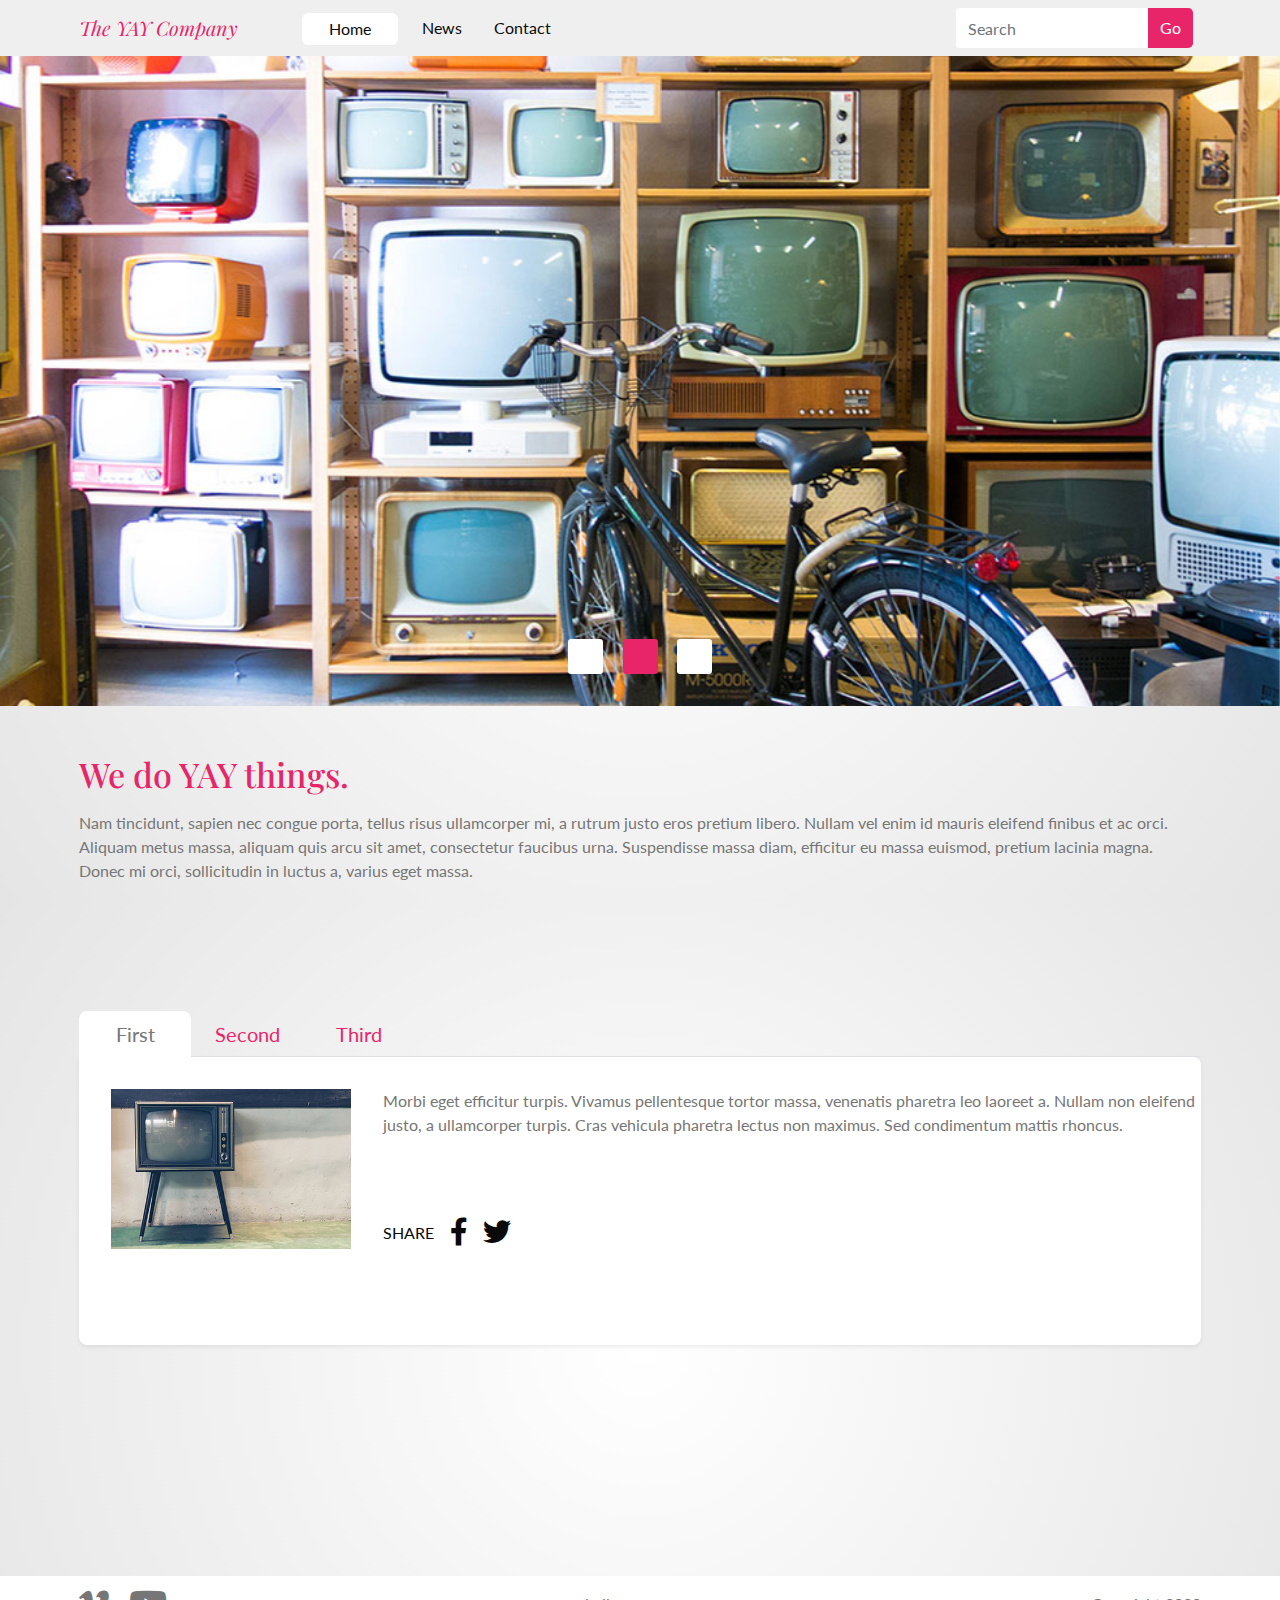
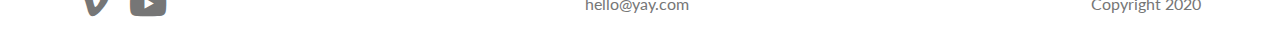
<file: index.html>
<!DOCTYPE html>
<html lang="en">
  <head>
    <meta charset="UTF-8" />
    <meta http-equiv="X-UA-Compatible" content="IE=edge" />
    <meta name="viewport" content="width=device-width, initial-scale=1.0" />
    <meta name="description" content="CSS Frameworks CA - Patrick Werner" />
    <title>The Yay Company</title>
    <link rel="preconnect" href="https://fonts.googleapis.com" />
    <link rel="preconnect" href="https://fonts.gstatic.com" crossorigin />
    <link
      href="https://fonts.googleapis.com/css2?family=Lato&family=Playfair+Display:ital,wght@0,400;1,700&display=swap"
      rel="stylesheet"
    />
    <link
      rel="stylesheet"
      href="https://cdnjs.cloudflare.com/ajax/libs/font-awesome/5.15.4/css/all.min.css"
    />
    <link rel="stylesheet" href="./css/style.css" />
  </head>
  <body>
    <!-- Header Navigation Content -->
    <nav class="navbar navbar-expand-lg navbar-light bg-light">
      <div class="container-fluid">
        <a class="navbar-brand" href="index.html">The YAY Company</a>
        <button
          class="navbar-toggler"
          type="button"
          data-toggle="collapse"
          data-target="#navbarSupportedContent"
          aria-controls="navbarSupportedContent"
          aria-expanded="false"
          aria-label="Toggle navigation"
        >
          <span class="navbar-toggler-icon"></span>
        </button>

        <div class="collapse navbar-collapse" id="navbarSupportedContent">
          <ul class="navbar-nav mr-auto">
            <li class="nav-item active">
              <a class="nav-link" href="index.html">Home <span class="sr-only">(current)</span></a>
            </li>
            <li class="nav-item">
              <a class="nav-link" href="news.html">News</a>
            </li>
            <li class="nav-item">
              <a class="nav-link" href="contact.html">Contact</a>
            </li>
          </ul>
          <form class="form-inline my-2 my-lg-0">
            <input
              class="nav__input form-control"
              type="search"
              placeholder="Search"
              aria-label="Search"
            />
            <button class="nav__btn btn" type="submit">Go</button>
          </form>
        </div>
      </div>
    </nav>

    <!-- Image Carousel Content -->
    <div class="wrapper carousel__content">
      <div id="carouselExampleIndicators" class="carousel slide" data-ride="carousel">
        <ol class="carousel-indicators">
          <li data-target="#carouselExampleIndicators" data-slide-to="0"></li>
          <li data-target="#carouselExampleIndicators" data-slide-to="1" class="active"></li>
          <li data-target="#carouselExampleIndicators" data-slide-to="2"></li>
        </ol>
        <div class="carousel-inner embed-responsive embed-responsive-21by9">
          <div
            class="carousel-item embed-responsive-item"
            style="background-image: url(./images/carousel-images/carousel-3.jpg)"
          ></div>
          <div
            class="carousel-item active embed-responsive-item"
            style="background-image: url(./images/carousel-images/carousel-1.jpg)"
          ></div>
          <div
            class="carousel-item embed-responsive-item"
            style="background-image: url(./images/carousel-images/carousel-2.jpg)"
          ></div>
        </div>
      </div>

      <!-- Main Content -->
      <main>
        <div class="container-fluid">
          <h1>
            <span class="text-capitalize">we</span> do
            <span class="text-uppercase">yay</span> things.
          </h1>
          <p class="intro__text">
            Nam tincidunt, sapien nec congue porta, tellus risus ullamcorper mi, a rutrum justo eros
            pretium libero. Nullam vel enim id mauris eleifend finibus et ac orci. Aliquam metus
            massa, aliquam quis arcu sit amet, consectetur faucibus urna. Suspendisse massa diam,
            efficitur eu massa euismod, pretium lacinia magna. Donec mi orci, sollicitudin in luctus
            a, varius eget massa.
          </p>
        </div>

        <!-- Tabs Content -->
        <div class="container-fluid d-none d-lg-block d-md-block">
          <ul class="nav nav-tabs" id="myTab" role="tablist">
            <li class="nav-item">
              <a
                class="nav-link active"
                id="home-tab"
                data-toggle="tab"
                href="#home"
                role="tab"
                aria-controls="home"
                aria-selected="true"
                >First</a
              >
            </li>
            <li class="nav-item">
              <a
                class="nav-link"
                id="profile-tab"
                data-toggle="tab"
                href="#profile"
                role="tab"
                aria-controls="profile"
                aria-selected="false"
                >Second</a
              >
            </li>
            <li class="nav-item">
              <a
                class="nav-link"
                id="contact-tab"
                data-toggle="tab"
                href="#contact"
                role="tab"
                aria-controls="contact"
                aria-selected="false"
                >Third</a
              >
            </li>
          </ul>
          <div class="tab-content" id="myTabContent">
            <div
              class="tab-pane fade show active"
              id="home"
              role="tabpanel"
              aria-labelledby="home-tab"
            >
              <div class="tab__container shadow-sm">
                <div class="tab__img">
                  <img src="./images/tab-images/tab-1.jpg" alt="" />
                </div>

                <div class="tab__text--container">
                  <div class="tab__paragraph">
                    <p>
                      Morbi eget efficitur turpis. Vivamus pellentesque tortor massa, venenatis
                      pharetra leo laoreet a. Nullam non eleifend justo, a ullamcorper turpis. Cras
                      vehicula pharetra lectus non maximus. Sed condimentum mattis rhoncus.
                    </p>
                  </div>
                  <div class="tab__social--container">
                    <a href="#" class="text-uppercase">share</a>
                    <a href="#">
                      <i class="fab fa-facebook-f"></i>
                    </a>
                    <a href="#">
                      <i class="fab fa-twitter"></i>
                    </a>
                  </div>
                </div>
              </div>
            </div>
            <div class="tab-pane fade" id="profile" role="tabpanel" aria-labelledby="profile-tab">
              <div class="tab__container">
                <div class="tab__img">
                  <img src="./images/tab-images/tab-2.jpg" alt="" />
                </div>
                <div class="tab__text--container">
                  <div class="tab__paragraph">
                    <p>
                      Morbi eget efficitur turpis. Vivamus pellentesque tortor massa, venenatis
                      pharetra leo laoreet a. Nullam non eleifend justo, a ullamcorper turpis. Cras
                      vehicula pharetra lectus non maximus. Sed condimentum mattis rhoncus.
                    </p>
                  </div>
                  <div class="tab__social--container">
                    <a href="#" class="text-uppercase">share</a>
                    <a href="#">
                      <i class="fab fa-facebook-f"></i>
                    </a>
                    <a href="#">
                      <i class="fab fa-twitter"></i>
                    </a>
                  </div>
                </div>
              </div>
            </div>
            <div class="tab-pane fade" id="contact" role="tabpanel" aria-labelledby="contact-tab">
              <div class="tab__container">
                <div class="tab__img">
                  <img src="./images/tab-images/tab-3.jpg" alt="" />
                </div>

                <div class="tab__text--container">
                  <div class="tab__paragraph">
                    <p>
                      Morbi eget efficitur turpis. Vivamus pellentesque tortor massa, venenatis
                      pharetra leo laoreet a. Nullam non eleifend justo, a ullamcorper turpis. Cras
                      vehicula pharetra lectus non maximus. Sed condimentum mattis rhoncus.
                    </p>
                  </div>
                  <div class="tab__social--container">
                    <a href="#" class="text-uppercase">share</a>
                    <a href="#">
                      <i class="fab fa-facebook-f"></i>
                    </a>
                    <a href="#">
                      <i class="fab fa-twitter"></i>
                    </a>
                  </div>
                </div>
              </div>
            </div>
          </div>
        </div>

        <!-- Accordion Content -->
        <div class="container-fluid">
          <div class="accordion d-lg-none d-md-none" id="accordionExample">
            <div class="card shadow-sm">
              <div class="card-header" id="headingOne">
                <h2 class="mb-0">
                  <button
                    class="btn btn-link btn-block text-left"
                    type="button"
                    data-toggle="collapse"
                    data-target="#collapseOne"
                    aria-expanded="true"
                    aria-controls="collapseOne"
                  >
                    First
                  </button>
                </h2>
              </div>

              <div
                id="collapseOne"
                class="collapse show"
                aria-labelledby="headingOne"
                data-parent="#accordionExample"
              >
                <div class="card-body shadow-sm">
                  <p>
                    Morbi eget efficitur turpis. Vivamus pellentesque tortor massa, venenatis
                    pharetra leo laoreet a. Nullam non eleifend justo, a ullamcorper turpis. Cras
                    vehicula pharetra lectus non maximus. Sed condimentum mattis rhoncus.
                  </p>
                  <img src="./images/tab-images/tab-1.jpg" alt="" />
                  <div class="accordion__social">
                    <a class="text-uppercase" href="#">share</a>
                    <a href="#">
                      <i class="fab fa-facebook-f"></i>
                    </a>
                    <a href="#">
                      <i class="fab fa-twitter"></i>
                    </a>
                  </div>
                </div>
              </div>
            </div>
            <div class="card shadow-sm">
              <div class="card-header" id="headingTwo">
                <h2 class="mb-0">
                  <button
                    class="btn btn-link btn-block text-left collapsed"
                    type="button"
                    data-toggle="collapse"
                    data-target="#collapseTwo"
                    aria-expanded="false"
                    aria-controls="collapseTwo"
                  >
                    Second
                  </button>
                </h2>
              </div>
              <div
                id="collapseTwo"
                class="collapse"
                aria-labelledby="headingTwo"
                data-parent="#accordionExample"
              >
                <div class="card-body shadow-sm">
                  <p>
                    Morbi eget efficitur turpis. Vivamus pellentesque tortor massa, venenatis
                    pharetra leo laoreet a. Nullam non eleifend justo, a ullamcorper turpis. Cras
                    vehicula pharetra lectus non maximus. Sed condimentum mattis rhoncus.
                  </p>
                  <img src="./images/tab-images/tab-2.jpg" alt="" />
                  <div class="accordion__social">
                    <a class="text-uppercase" href="#">share</a>
                    <a href="#">
                      <i class="fab fa-facebook-f"></i>
                    </a>
                    <a href="#">
                      <i class="fab fa-twitter"></i>
                    </a>
                  </div>
                </div>
              </div>
            </div>
            <div class="card shadow-sm">
              <div class="card-header" id="headingThree">
                <h2 class="mb-0">
                  <button
                    class="btn btn-link btn-block text-left collapsed"
                    type="button"
                    data-toggle="collapse"
                    data-target="#collapseThree"
                    aria-expanded="false"
                    aria-controls="collapseThree"
                  >
                    Third
                  </button>
                </h2>
              </div>
              <div
                id="collapseThree"
                class="collapse"
                aria-labelledby="headingThree"
                data-parent="#accordionExample"
              >
                <div class="card-body shadow-sm">
                  <p>
                    Morbi eget efficitur turpis. Vivamus pellentesque tortor massa, venenatis
                    pharetra leo laoreet a. Nullam non eleifend justo, a ullamcorper turpis. Cras
                    vehicula pharetra lectus non maximus. Sed condimentum mattis rhoncus.
                  </p>
                  <img src="./images/tab-images/tab-3.jpg" alt="" />
                  <div class="accordion__social">
                    <a class="text-uppercase" href="#">share</a>
                    <a href="#">
                      <i class="fab fa-facebook-f"></i>
                    </a>
                    <a href="#">
                      <i class="fab fa-twitter"></i>
                    </a>
                  </div>
                </div>
              </div>
            </div>
          </div>
        </div>
      </main>
      <!-- Footer Content -->
      <footer>
        <div class="container-fluid">
          <div class="footer__icons">
            <i class="fab fa-vimeo-v"></i>
            <i class="fab fa-youtube"></i>
          </div>
          <p class="footer__text__desktop">hello@yay.com</p>
          <p class="footer__text__desktop">Copyright 2020</p>
          <div class="footer__text__mobile">
            <p>hello@yay.com</p>
            <p>Copyright 2020</p>
          </div>
        </div>
      </footer>
    </div>
    <!-- JS Scripts -->
    <script
      src="https://code.jquery.com/jquery-3.5.1.slim.min.js"
      integrity="sha384-DfXdz2htPH0lsSSs5nCTpuj/zy4C+OGpamoFVy38MVBnE+IbbVYUew+OrCXaRkfj"
      crossorigin="anonymous"
    ></script>
    <script
      src="https://cdn.jsdelivr.net/npm/bootstrap@4.6.0/dist/js/bootstrap.bundle.min.js"
      integrity="sha384-Piv4xVNRyMGpqkS2by6br4gNJ7DXjqk09RmUpJ8jgGtD7zP9yug3goQfGII0yAns"
      crossorigin="anonymous"
    ></script>
  </body>
</html>
</file>
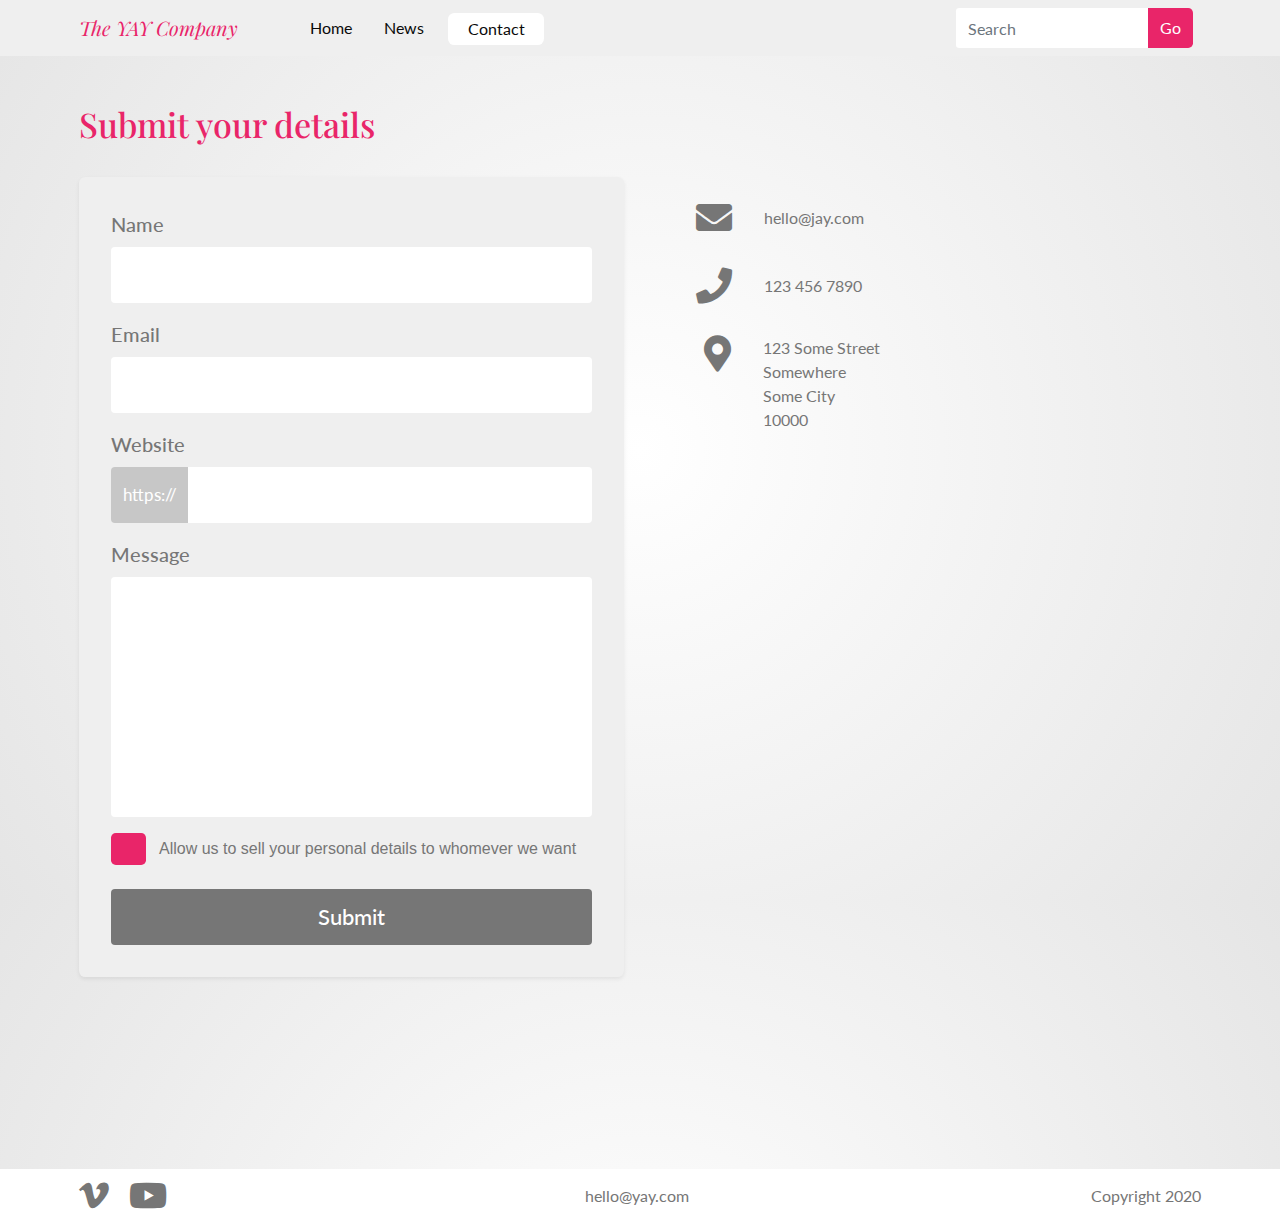
<file: contact.html>
<!DOCTYPE html>
<html lang="en">
  <head>
    <meta charset="UTF-8" />
    <meta http-equiv="X-UA-Compatible" content="IE=edge" />
    <meta name="viewport" content="width=device-width, initial-scale=1.0" />
    <title>The YAY Company | Contact</title>
    <link rel="preconnect" href="https://fonts.googleapis.com" />
    <link rel="preconnect" href="https://fonts.gstatic.com" crossorigin />
    <link
      href="https://fonts.googleapis.com/css2?family=Lato&family=Playfair+Display:ital,wght@0,400;1,700&display=swap"
      rel="stylesheet"
    />
    <link
      rel="stylesheet"
      href="https://cdnjs.cloudflare.com/ajax/libs/font-awesome/5.15.4/css/all.min.css"
    />
    <link rel="stylesheet" href="./css/style.css" />
  </head>
  <body>
    <!-- Header Navigation Content -->
    <nav class="navbar navbar-expand-lg navbar-light bg-light">
      <div class="container-fluid">
        <a class="navbar-brand" href="index.html">The YAY Company</a>
        <button
          class="navbar-toggler"
          type="button"
          data-toggle="collapse"
          data-target="#navbarSupportedContent"
          aria-controls="navbarSupportedContent"
          aria-expanded="false"
          aria-label="Toggle navigation"
        >
          <span class="navbar-toggler-icon"></span>
        </button>

        <div class="collapse navbar-collapse" id="navbarSupportedContent">
          <ul class="navbar-nav mr-auto">
            <li class="nav-item">
              <a class="nav-link" href="index.html">Home </a>
            </li>
            <li class="nav-item">
              <a class="nav-link" href="news.html">News</a>
            </li>
            <li class="nav-item active">
              <a class="nav-link" href="contact.html"
                >Contact<span class="sr-only">(current)</span></a
              >
            </li>
          </ul>
          <form class="form-inline my-2 my-lg-0">
            <input
              class="nav__input form-control"
              type="search"
              placeholder="Search"
              aria-label="Search"
            />
            <button class="nav__btn btn" type="submit">Go</button>
          </form>
        </div>
      </div>
    </nav>
    <!-- Contact Content -->
    <div class="wrapper">
      <main>
        <div class="container-fluid contact__section">
          <div class="row">
            <div class="contact__container col-md order-md-2">
              <div class="contact__item ml-2">
                <i class="fas fa-envelope"></i>
                <p>hello@jay.com</p>
              </div>
              <div class="contact__item ml-2">
                <i class="fas fa-phone"></i>
                <p>123 456 7890</p>
              </div>
              <div class="contact__item d-flex align-items-start">
                <i class="fas fa-map-marker-alt ml-3"></i>
                <div class="d-flex-column">
                  <p>123 Some Street</p>
                  <p>Somewhere</p>
                  <p>Some City</p>
                  <p>10000</p>
                </div>
              </div>
            </div>
            <div class="form__container col-md order-md-1">
              <h1>Submit your details</h1>
              <form class="shadow-sm">
                <div class="form-group">
                  <label for="name">Name</label>
                  <input type="name" class="form-control" id="name" />
                </div>
                <div class="form-group">
                  <label for="email">Email</label>
                  <input type="email" class="form-control" id="email" />
                </div>
                <div class="form-group">
                  <label for="website">Website</label>
                  <div class="input-group mb-2">
                    <div class="input-group-prepend d-none d-sm-none d-md-block">
                      <div class="input-group-text">https://</div>
                    </div>
                    <input type="text" class="form-control" id="website" />
                  </div>
                </div>
                <div class="form-group">
                  <label for="message">Message</label>
                  <textarea class="form-control" id="message" rows="6"></textarea>
                </div>
                <div class="form-group form__check">
                  <label>
                    <input type="checkbox" class="checkbox" />
                    <span> Allow us to sell your personal details to whomever we want</span>
                  </label>
                </div>
                <button type="submit" class="form__btn btn">Submit</button>
              </form>
            </div>
          </div>
        </div>
      </main>

      <!-- Footer Content -->
      <footer>
        <div class="container-fluid">
          <div class="footer__icons">
            <i class="fab fa-vimeo-v"></i>
            <i class="fab fa-youtube"></i>
          </div>
          <p class="footer__text__desktop">hello@yay.com</p>
          <p class="footer__text__desktop">Copyright 2020</p>
          <div class="footer__text__mobile">
            <p>hello@yay.com</p>
            <p>Copyright 2020</p>
          </div>
        </div>
      </footer>
    </div>
    <!-- JS Scripts -->
    <script
      src="https://code.jquery.com/jquery-3.5.1.slim.min.js"
      integrity="sha384-DfXdz2htPH0lsSSs5nCTpuj/zy4C+OGpamoFVy38MVBnE+IbbVYUew+OrCXaRkfj"
      crossorigin="anonymous"
    ></script>
    <script
      src="https://cdn.jsdelivr.net/npm/bootstrap@4.6.0/dist/js/bootstrap.bundle.min.js"
      integrity="sha384-Piv4xVNRyMGpqkS2by6br4gNJ7DXjqk09RmUpJ8jgGtD7zP9yug3goQfGII0yAns"
      crossorigin="anonymous"
    ></script>
  </body>
</html>
</file>
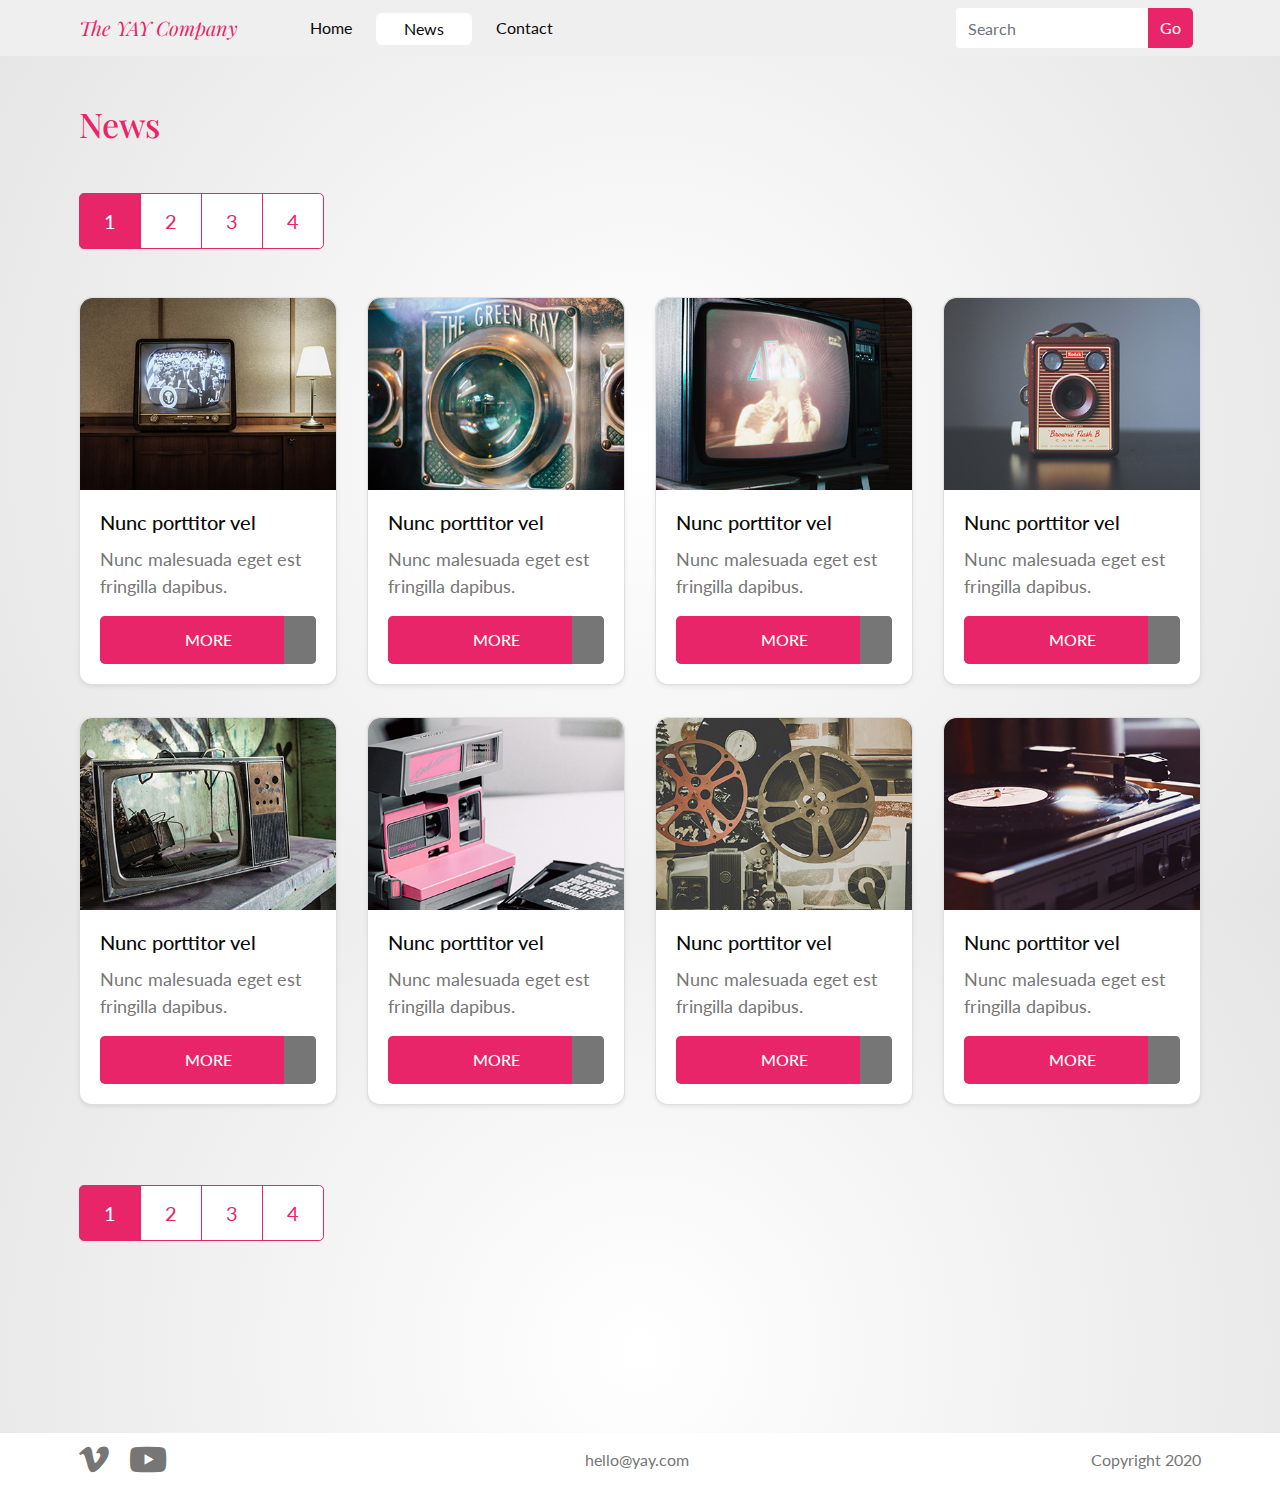
<file: news.html>
<!DOCTYPE html>
<html lang="en">
  <head>
    <meta charset="UTF-8" />
    <meta http-equiv="X-UA-Compatible" content="IE=edge" />
    <meta name="viewport" content="width=device-width, initial-scale=1.0" />
    <title>The YAY Company | News</title>
    <link rel="preconnect" href="https://fonts.googleapis.com" />
    <link rel="preconnect" href="https://fonts.gstatic.com" crossorigin />
    <link
      href="https://fonts.googleapis.com/css2?family=Lato&family=Playfair+Display:ital,wght@0,400;1,700&display=swap"
      rel="stylesheet"
    />
    <link
      rel="stylesheet"
      href="https://cdnjs.cloudflare.com/ajax/libs/font-awesome/5.15.4/css/all.min.css"
    />
    <link rel="stylesheet" href="./css/style.css" />
  </head>
  <body>
    <!-- Header Navigation Content -->
    <nav class="navbar navbar-expand-lg navbar-light bg-light">
      <div class="container-fluid">
        <a class="navbar-brand" href="index.html">The YAY Company</a>
        <button
          class="navbar-toggler"
          type="button"
          data-toggle="collapse"
          data-target="#navbarSupportedContent"
          aria-controls="navbarSupportedContent"
          aria-expanded="false"
          aria-label="Toggle navigation"
        >
          <span class="navbar-toggler-icon"></span>
        </button>

        <div class="collapse navbar-collapse" id="navbarSupportedContent">
          <ul class="navbar-nav mr-auto">
            <li class="nav-item">
              <a class="nav-link" href="index.html">Home</a>
            </li>
            <li class="nav-item active">
              <a class="nav-link" href="news.html">News<span class="sr-only">(current)</span></a>
            </li>
            <li class="nav-item">
              <a class="nav-link" href="contact.html">Contact</a>
            </li>
          </ul>
          <form class="form-inline my-2 my-lg-0">
            <input
              class="nav__input form-control"
              type="search"
              placeholder="Search"
              aria-label="Search"
            />
            <button class="nav__btn btn" type="submit">Go</button>
          </form>
        </div>
      </div>
    </nav>
    <!-- News Content -->
    <div class="wrapper">
      <main>
        <div class="container-fluid">
          <h1>News</h1>
          <nav aria-label="...">
            <ul class="pagination pagination-lg">
              <li class="page-item active" aria-current="page">
                <span class="page-link">1</span>
              </li>
              <li class="page-item"><a class="page-link" href="#">2</a></li>
              <li class="page-item"><a class="page-link" href="#">3</a></li>
              <li class="page-item"><a class="page-link" href="#">4</a></li>
            </ul>
          </nav>
        </div>
        <div class="container-fluid">
          <div class="row">
            <div class="col-md-6 col-lg-3 card__content">
              <div class="card">
                <div
                  class="card-img-top embed-responsive embed-responsive-4by3"
                  style="background-image: url(./images/news-images/news-1.jpg)"
                ></div>
                <div class="card-body">
                  <h2 class="card-title">Nunc porttitor vel</h2>
                  <p class="card-text">Nunc malesuada eget est fringilla dapibus.</p>
                  <a href="#" class="btn btn__card">More<span class="btn__prepend"></span></a>
                </div>
              </div>
            </div>
            <div class="col-md-6 col-lg-3 card__content">
              <div class="card">
                <div
                  class="card-img-top embed-responsive embed-responsive-4by3"
                  style="background-image: url(./images/news-images/news-2.jpg)"
                ></div>
                <div class="card-body">
                  <h2 class="card-title">Nunc porttitor vel</h2>
                  <p class="card-text">Nunc malesuada eget est fringilla dapibus.</p>
                  <a href="#" class="btn btn__card">More<span class="btn__prepend"></span></a>
                </div>
              </div>
            </div>
            <div class="col-md-6 col-lg-3 card__content">
              <div class="card">
                <div
                  class="card-img-top embed-responsive embed-responsive-4by3"
                  style="background-image: url(./images/news-images/news-3.jpg)"
                ></div>
                <div class="card-body">
                  <h2 class="card-title">Nunc porttitor vel</h2>
                  <p class="card-text">Nunc malesuada eget est fringilla dapibus.</p>
                  <a href="#" class="btn btn__card">More<span class="btn__prepend"></span></a>
                </div>
              </div>
            </div>
            <div class="col-md-6 col-lg-3 card__content">
              <div class="card">
                <div
                  class="card-img-top embed-responsive embed-responsive-4by3"
                  style="background-image: url(./images/news-images/news-4.jpg)"
                ></div>
                <div class="card-body">
                  <h2 class="card-title">Nunc porttitor vel</h2>
                  <p class="card-text">Nunc malesuada eget est fringilla dapibus.</p>
                  <a href="#" class="btn btn__card">More<span class="btn__prepend"></span></a>
                </div>
              </div>
            </div>
          </div>
          <div class="row">
            <div class="col-md-6 col-lg-3 card__content">
              <div class="card">
                <div
                  class="card-img-top embed-responsive embed-responsive-4by3"
                  style="background-image: url(./images/news-images/news-5.jpg)"
                ></div>
                <div class="card-body">
                  <h2 class="card-title">Nunc porttitor vel</h2>
                  <p class="card-text">Nunc malesuada eget est fringilla dapibus.</p>
                  <a href="#" class="btn btn__card">More<span class="btn__prepend"></span></a>
                </div>
              </div>
            </div>
            <div class="col-md-6 col-lg-3 card__content">
              <div class="card">
                <div
                  class="card-img-top embed-responsive embed-responsive-4by3"
                  style="background-image: url(./images/news-images/news-6.jpg)"
                ></div>
                <div class="card-body">
                  <h2 class="card-title">Nunc porttitor vel</h2>
                  <p class="card-text">Nunc malesuada eget est fringilla dapibus.</p>
                  <a href="#" class="btn btn__card">More<span class="btn__prepend"></span></a>
                </div>
              </div>
            </div>
            <div class="col-md-6 col-lg-3 card__content">
              <div class="card">
                <div
                  class="card-img-top embed-responsive embed-responsive-4by3"
                  style="background-image: url(./images/news-images/news-7.jpg)"
                ></div>
                <div class="card-body">
                  <h2 class="card-title">Nunc porttitor vel</h2>
                  <p class="card-text">Nunc malesuada eget est fringilla dapibus.</p>
                  <a href="#" class="btn btn__card">More<span class="btn__prepend"></span></a>
                </div>
              </div>
            </div>
            <div class="col-md-6 col-lg-3 card__content">
              <div class="card">
                <div
                  class="card-img-top embed-responsive embed-responsive-4by3"
                  style="background-image: url(./images/news-images/news-8.jpg)"
                ></div>
                <div class="card-body">
                  <h2 class="card-title">Nunc porttitor vel</h2>
                  <p class="card-text">Nunc malesuada eget est fringilla dapibus.</p>
                  <a href="#" class="btn btn__card">More<span class="btn__prepend"></span></a>
                </div>
              </div>
            </div>
          </div>
        </div>

        <div class="container-fluid">
          <nav aria-label="...">
            <ul class="pagination pagination-lg">
              <li class="page-item active" aria-current="page">
                <span class="page-link">1</span>
              </li>
              <li class="page-item"><a class="page-link" href="#">2</a></li>
              <li class="page-item"><a class="page-link" href="#">3</a></li>
              <li class="page-item"><a class="page-link" href="#">4</a></li>
            </ul>
          </nav>
        </div>
      </main>
      <!-- Footer Content -->
      <footer>
        <div class="container-fluid">
          <div class="footer__icons">
            <i class="fab fa-vimeo-v"></i>
            <i class="fab fa-youtube"></i>
          </div>
          <p class="footer__text__desktop">hello@yay.com</p>
          <p class="footer__text__desktop">Copyright 2020</p>
          <div class="footer__text__mobile">
            <p>hello@yay.com</p>
            <p>Copyright 2020</p>
          </div>
        </div>
      </footer>
    </div>
    <!-- JS Scripts -->
    <script
      src="https://code.jquery.com/jquery-3.5.1.slim.min.js"
      integrity="sha384-DfXdz2htPH0lsSSs5nCTpuj/zy4C+OGpamoFVy38MVBnE+IbbVYUew+OrCXaRkfj"
      crossorigin="anonymous"
    ></script>
    <script
      src="https://cdn.jsdelivr.net/npm/bootstrap@4.6.0/dist/js/bootstrap.bundle.min.js"
      integrity="sha384-Piv4xVNRyMGpqkS2by6br4gNJ7DXjqk09RmUpJ8jgGtD7zP9yug3goQfGII0yAns"
      crossorigin="anonymous"
    ></script>
  </body>
</html>
</file>
<file: css/style.css>
:root {
  --blue: #007bff;
  --indigo: #6610f2;
  --purple: #6f42c1;
  --pink: #e83e8c;
  --red: #dc3545;
  --orange: #fd7e14;
  --yellow: #ffc107;
  --green: #28a745;
  --teal: #20c997;
  --cyan: #17a2b8;
  --white: #fff;
  --gray: #6c757d;
  --gray-dark: #343a40;
  --primary: #e92569;
  --secondary: #767676;
  --success: #28a745;
  --info: #17a2b8;
  --warning: #ffc107;
  --danger: #dc3545;
  --light: #efefef;
  --dark: #0a0a0a;
  --breakpoint-xs: 0;
  --breakpoint-sm: 576px;
  --breakpoint-md: 768px;
  --breakpoint-lg: 992px;
  --breakpoint-xl: 1200px;
  --font-family-sans-serif: -apple-system, BlinkMacSystemFont, "Segoe UI", Roboto, "Helvetica Neue", Arial, "Noto Sans", "Liberation Sans", sans-serif, "Apple Color Emoji", "Segoe UI Emoji", "Segoe UI Symbol", "Noto Color Emoji";
  --font-family-monospace: SFMono-Regular, Menlo, Monaco, Consolas, "Liberation Mono", "Courier New", monospace;
}

*,
*::before,
*::after {
  -webkit-box-sizing: border-box;
          box-sizing: border-box;
}

html {
  font-family: sans-serif;
  line-height: 1.15;
  -webkit-text-size-adjust: 100%;
  -webkit-tap-highlight-color: rgba(0, 0, 0, 0);
}

article, aside, figcaption, figure, footer, header, hgroup, main, nav, section {
  display: block;
}

body {
  margin: 0;
  font-family: -apple-system, BlinkMacSystemFont, "Segoe UI", Roboto, "Helvetica Neue", Arial, "Noto Sans", "Liberation Sans", sans-serif, "Apple Color Emoji", "Segoe UI Emoji", "Segoe UI Symbol", "Noto Color Emoji";
  font-size: 1rem;
  font-weight: 400;
  line-height: 1.5;
  color: #212529;
  text-align: left;
  background-color: #fff;
}

[tabindex="-1"]:focus:not(:focus-visible) {
  outline: 0 !important;
}

hr {
  -webkit-box-sizing: content-box;
          box-sizing: content-box;
  height: 0;
  overflow: visible;
}

h1, h2, h3, h4, h5, h6 {
  margin-top: 0;
  margin-bottom: 0.5rem;
}

p {
  margin-top: 0;
  margin-bottom: 1rem;
}

abbr[title],
abbr[data-original-title] {
  text-decoration: underline;
  -webkit-text-decoration: underline dotted;
          text-decoration: underline dotted;
  cursor: help;
  border-bottom: 0;
  text-decoration-skip-ink: none;
}

address {
  margin-bottom: 1rem;
  font-style: normal;
  line-height: inherit;
}

ol,
ul,
dl {
  margin-top: 0;
  margin-bottom: 1rem;
}

ol ol,
ul ul,
ol ul,
ul ol {
  margin-bottom: 0;
}

dt {
  font-weight: 700;
}

dd {
  margin-bottom: .5rem;
  margin-left: 0;
}

blockquote {
  margin: 0 0 1rem;
}

b,
strong {
  font-weight: bolder;
}

small {
  font-size: 80%;
}

sub,
sup {
  position: relative;
  font-size: 75%;
  line-height: 0;
  vertical-align: baseline;
}

sub {
  bottom: -.25em;
}

sup {
  top: -.5em;
}

a {
  color: #e92569;
  text-decoration: none;
  background-color: transparent;
}

a:hover {
  color: #b01249;
  text-decoration: underline;
}

a:not([href]):not([class]) {
  color: inherit;
  text-decoration: none;
}

a:not([href]):not([class]):hover {
  color: inherit;
  text-decoration: none;
}

pre,
code,
kbd,
samp {
  font-family: SFMono-Regular, Menlo, Monaco, Consolas, "Liberation Mono", "Courier New", monospace;
  font-size: 1em;
}

pre {
  margin-top: 0;
  margin-bottom: 1rem;
  overflow: auto;
  -ms-overflow-style: scrollbar;
}

figure {
  margin: 0 0 1rem;
}

img {
  vertical-align: middle;
  border-style: none;
}

svg {
  overflow: hidden;
  vertical-align: middle;
}

table {
  border-collapse: collapse;
}

caption {
  padding-top: 0.75rem;
  padding-bottom: 0.75rem;
  color: #6c757d;
  text-align: left;
  caption-side: bottom;
}

th {
  text-align: inherit;
  text-align: -webkit-match-parent;
}

label {
  display: inline-block;
  margin-bottom: 0.5rem;
}

button {
  border-radius: 0;
}

button:focus:not(:focus-visible) {
  outline: 0;
}

input,
button,
select,
optgroup,
textarea {
  margin: 0;
  font-family: inherit;
  font-size: inherit;
  line-height: inherit;
}

button,
input {
  overflow: visible;
}

button,
select {
  text-transform: none;
}

[role="button"] {
  cursor: pointer;
}

select {
  word-wrap: normal;
}

button,
[type="button"],
[type="reset"],
[type="submit"] {
  -webkit-appearance: button;
}

button:not(:disabled),
[type="button"]:not(:disabled),
[type="reset"]:not(:disabled),
[type="submit"]:not(:disabled) {
  cursor: pointer;
}

button::-moz-focus-inner,
[type="button"]::-moz-focus-inner,
[type="reset"]::-moz-focus-inner,
[type="submit"]::-moz-focus-inner {
  padding: 0;
  border-style: none;
}

input[type="radio"],
input[type="checkbox"] {
  -webkit-box-sizing: border-box;
          box-sizing: border-box;
  padding: 0;
}

textarea {
  overflow: auto;
  resize: vertical;
}

fieldset {
  min-width: 0;
  padding: 0;
  margin: 0;
  border: 0;
}

legend {
  display: block;
  width: 100%;
  max-width: 100%;
  padding: 0;
  margin-bottom: .5rem;
  font-size: 1.5rem;
  line-height: inherit;
  color: inherit;
  white-space: normal;
}

progress {
  vertical-align: baseline;
}

[type="number"]::-webkit-inner-spin-button,
[type="number"]::-webkit-outer-spin-button {
  height: auto;
}

[type="search"] {
  outline-offset: -2px;
  -webkit-appearance: none;
}

[type="search"]::-webkit-search-decoration {
  -webkit-appearance: none;
}

::-webkit-file-upload-button {
  font: inherit;
  -webkit-appearance: button;
}

output {
  display: inline-block;
}

summary {
  display: list-item;
  cursor: pointer;
}

template {
  display: none;
}

[hidden] {
  display: none !important;
}

h1, h2, h3, h4, h5, h6,
.h1, .h2, .h3, .h4, .h5, .h6 {
  margin-bottom: 0.5rem;
  font-weight: 500;
  line-height: 1.2;
}

h1, .h1 {
  font-size: 2.5rem;
}

h2, .h2 {
  font-size: 2rem;
}

h3, .h3 {
  font-size: 1.75rem;
}

h4, .h4 {
  font-size: 1.5rem;
}

h5, .h5 {
  font-size: 1.25rem;
}

h6, .h6 {
  font-size: 1rem;
}

.lead {
  font-size: 1.25rem;
  font-weight: 300;
}

.display-1 {
  font-size: 6rem;
  font-weight: 300;
  line-height: 1.2;
}

.display-2 {
  font-size: 5.5rem;
  font-weight: 300;
  line-height: 1.2;
}

.display-3 {
  font-size: 4.5rem;
  font-weight: 300;
  line-height: 1.2;
}

.display-4 {
  font-size: 3.5rem;
  font-weight: 300;
  line-height: 1.2;
}

hr {
  margin-top: 1rem;
  margin-bottom: 1rem;
  border: 0;
  border-top: 1px solid rgba(0, 0, 0, 0.1);
}

small,
.small {
  font-size: 80%;
  font-weight: 400;
}

mark,
.mark {
  padding: 0.2em;
  background-color: #fcf8e3;
}

.list-unstyled {
  padding-left: 0;
  list-style: none;
}

.list-inline {
  padding-left: 0;
  list-style: none;
}

.list-inline-item {
  display: inline-block;
}

.list-inline-item:not(:last-child) {
  margin-right: 0.5rem;
}

.initialism {
  font-size: 90%;
  text-transform: uppercase;
}

.blockquote {
  margin-bottom: 1rem;
  font-size: 1.25rem;
}

.blockquote-footer {
  display: block;
  font-size: 80%;
  color: #6c757d;
}

.blockquote-footer::before {
  content: "\2014\00A0";
}

.img-fluid {
  max-width: 100%;
  height: auto;
}

.img-thumbnail {
  padding: 0.25rem;
  background-color: #fff;
  border: 1px solid #dee2e6;
  border-radius: 0.25rem;
  max-width: 100%;
  height: auto;
}

.figure {
  display: inline-block;
}

.figure-img {
  margin-bottom: 0.5rem;
  line-height: 1;
}

.figure-caption {
  font-size: 90%;
  color: #6c757d;
}

.container,
.container-fluid,
.container-sm,
.container-md,
.container-lg,
.container-xl {
  width: 100%;
  padding-right: 15px;
  padding-left: 15px;
  margin-right: auto;
  margin-left: auto;
}

@media (min-width: 576px) {
  .container, .container-sm {
    max-width: 540px;
  }
}

@media (min-width: 768px) {
  .container, .container-sm, .container-md {
    max-width: 720px;
  }
}

@media (min-width: 992px) {
  .container, .container-sm, .container-md, .container-lg {
    max-width: 960px;
  }
}

@media (min-width: 1200px) {
  .container, .container-sm, .container-md, .container-lg, .container-xl {
    max-width: 1140px;
  }
}

.row {
  display: -webkit-box;
  display: -ms-flexbox;
  display: flex;
  -ms-flex-wrap: wrap;
      flex-wrap: wrap;
  margin-right: -15px;
  margin-left: -15px;
}

.no-gutters {
  margin-right: 0;
  margin-left: 0;
}

.no-gutters > .col,
.no-gutters > [class*="col-"] {
  padding-right: 0;
  padding-left: 0;
}

.col-1, .col-2, .col-3, .col-4, .col-5, .col-6, .col-7, .col-8, .col-9, .col-10, .col-11, .col-12, .col,
.col-auto, .col-sm-1, .col-sm-2, .col-sm-3, .col-sm-4, .col-sm-5, .col-sm-6, .col-sm-7, .col-sm-8, .col-sm-9, .col-sm-10, .col-sm-11, .col-sm-12, .col-sm,
.col-sm-auto, .col-md-1, .col-md-2, .col-md-3, .col-md-4, .col-md-5, .col-md-6, .col-md-7, .col-md-8, .col-md-9, .col-md-10, .col-md-11, .col-md-12, .col-md,
.col-md-auto, .col-lg-1, .col-lg-2, .col-lg-3, .col-lg-4, .col-lg-5, .col-lg-6, .col-lg-7, .col-lg-8, .col-lg-9, .col-lg-10, .col-lg-11, .col-lg-12, .col-lg,
.col-lg-auto, .col-xl-1, .col-xl-2, .col-xl-3, .col-xl-4, .col-xl-5, .col-xl-6, .col-xl-7, .col-xl-8, .col-xl-9, .col-xl-10, .col-xl-11, .col-xl-12, .col-xl,
.col-xl-auto {
  position: relative;
  width: 100%;
  padding-right: 15px;
  padding-left: 15px;
}

.col {
  -ms-flex-preferred-size: 0;
      flex-basis: 0;
  -webkit-box-flex: 1;
      -ms-flex-positive: 1;
          flex-grow: 1;
  max-width: 100%;
}

.row-cols-1 > * {
  -webkit-box-flex: 0;
      -ms-flex: 0 0 100%;
          flex: 0 0 100%;
  max-width: 100%;
}

.row-cols-2 > * {
  -webkit-box-flex: 0;
      -ms-flex: 0 0 50%;
          flex: 0 0 50%;
  max-width: 50%;
}

.row-cols-3 > * {
  -webkit-box-flex: 0;
      -ms-flex: 0 0 33.33333%;
          flex: 0 0 33.33333%;
  max-width: 33.33333%;
}

.row-cols-4 > * {
  -webkit-box-flex: 0;
      -ms-flex: 0 0 25%;
          flex: 0 0 25%;
  max-width: 25%;
}

.row-cols-5 > * {
  -webkit-box-flex: 0;
      -ms-flex: 0 0 20%;
          flex: 0 0 20%;
  max-width: 20%;
}

.row-cols-6 > * {
  -webkit-box-flex: 0;
      -ms-flex: 0 0 16.66667%;
          flex: 0 0 16.66667%;
  max-width: 16.66667%;
}

.col-auto {
  -webkit-box-flex: 0;
      -ms-flex: 0 0 auto;
          flex: 0 0 auto;
  width: auto;
  max-width: 100%;
}

.col-1 {
  -webkit-box-flex: 0;
      -ms-flex: 0 0 8.33333%;
          flex: 0 0 8.33333%;
  max-width: 8.33333%;
}

.col-2 {
  -webkit-box-flex: 0;
      -ms-flex: 0 0 16.66667%;
          flex: 0 0 16.66667%;
  max-width: 16.66667%;
}

.col-3 {
  -webkit-box-flex: 0;
      -ms-flex: 0 0 25%;
          flex: 0 0 25%;
  max-width: 25%;
}

.col-4 {
  -webkit-box-flex: 0;
      -ms-flex: 0 0 33.33333%;
          flex: 0 0 33.33333%;
  max-width: 33.33333%;
}

.col-5 {
  -webkit-box-flex: 0;
      -ms-flex: 0 0 41.66667%;
          flex: 0 0 41.66667%;
  max-width: 41.66667%;
}

.col-6 {
  -webkit-box-flex: 0;
      -ms-flex: 0 0 50%;
          flex: 0 0 50%;
  max-width: 50%;
}

.col-7 {
  -webkit-box-flex: 0;
      -ms-flex: 0 0 58.33333%;
          flex: 0 0 58.33333%;
  max-width: 58.33333%;
}

.col-8 {
  -webkit-box-flex: 0;
      -ms-flex: 0 0 66.66667%;
          flex: 0 0 66.66667%;
  max-width: 66.66667%;
}

.col-9 {
  -webkit-box-flex: 0;
      -ms-flex: 0 0 75%;
          flex: 0 0 75%;
  max-width: 75%;
}

.col-10 {
  -webkit-box-flex: 0;
      -ms-flex: 0 0 83.33333%;
          flex: 0 0 83.33333%;
  max-width: 83.33333%;
}

.col-11 {
  -webkit-box-flex: 0;
      -ms-flex: 0 0 91.66667%;
          flex: 0 0 91.66667%;
  max-width: 91.66667%;
}

.col-12 {
  -webkit-box-flex: 0;
      -ms-flex: 0 0 100%;
          flex: 0 0 100%;
  max-width: 100%;
}

.order-first {
  -webkit-box-ordinal-group: 0;
      -ms-flex-order: -1;
          order: -1;
}

.order-last {
  -webkit-box-ordinal-group: 14;
      -ms-flex-order: 13;
          order: 13;
}

.order-0 {
  -webkit-box-ordinal-group: 1;
      -ms-flex-order: 0;
          order: 0;
}

.order-1 {
  -webkit-box-ordinal-group: 2;
      -ms-flex-order: 1;
          order: 1;
}

.order-2 {
  -webkit-box-ordinal-group: 3;
      -ms-flex-order: 2;
          order: 2;
}

.order-3 {
  -webkit-box-ordinal-group: 4;
      -ms-flex-order: 3;
          order: 3;
}

.order-4 {
  -webkit-box-ordinal-group: 5;
      -ms-flex-order: 4;
          order: 4;
}

.order-5 {
  -webkit-box-ordinal-group: 6;
      -ms-flex-order: 5;
          order: 5;
}

.order-6 {
  -webkit-box-ordinal-group: 7;
      -ms-flex-order: 6;
          order: 6;
}

.order-7 {
  -webkit-box-ordinal-group: 8;
      -ms-flex-order: 7;
          order: 7;
}

.order-8 {
  -webkit-box-ordinal-group: 9;
      -ms-flex-order: 8;
          order: 8;
}

.order-9 {
  -webkit-box-ordinal-group: 10;
      -ms-flex-order: 9;
          order: 9;
}

.order-10 {
  -webkit-box-ordinal-group: 11;
      -ms-flex-order: 10;
          order: 10;
}

.order-11 {
  -webkit-box-ordinal-group: 12;
      -ms-flex-order: 11;
          order: 11;
}

.order-12 {
  -webkit-box-ordinal-group: 13;
      -ms-flex-order: 12;
          order: 12;
}

.offset-1 {
  margin-left: 8.33333%;
}

.offset-2 {
  margin-left: 16.66667%;
}

.offset-3 {
  margin-left: 25%;
}

.offset-4 {
  margin-left: 33.33333%;
}

.offset-5 {
  margin-left: 41.66667%;
}

.offset-6 {
  margin-left: 50%;
}

.offset-7 {
  margin-left: 58.33333%;
}

.offset-8 {
  margin-left: 66.66667%;
}

.offset-9 {
  margin-left: 75%;
}

.offset-10 {
  margin-left: 83.33333%;
}

.offset-11 {
  margin-left: 91.66667%;
}

@media (min-width: 576px) {
  .col-sm {
    -ms-flex-preferred-size: 0;
        flex-basis: 0;
    -webkit-box-flex: 1;
        -ms-flex-positive: 1;
            flex-grow: 1;
    max-width: 100%;
  }
  .row-cols-sm-1 > * {
    -webkit-box-flex: 0;
        -ms-flex: 0 0 100%;
            flex: 0 0 100%;
    max-width: 100%;
  }
  .row-cols-sm-2 > * {
    -webkit-box-flex: 0;
        -ms-flex: 0 0 50%;
            flex: 0 0 50%;
    max-width: 50%;
  }
  .row-cols-sm-3 > * {
    -webkit-box-flex: 0;
        -ms-flex: 0 0 33.33333%;
            flex: 0 0 33.33333%;
    max-width: 33.33333%;
  }
  .row-cols-sm-4 > * {
    -webkit-box-flex: 0;
        -ms-flex: 0 0 25%;
            flex: 0 0 25%;
    max-width: 25%;
  }
  .row-cols-sm-5 > * {
    -webkit-box-flex: 0;
        -ms-flex: 0 0 20%;
            flex: 0 0 20%;
    max-width: 20%;
  }
  .row-cols-sm-6 > * {
    -webkit-box-flex: 0;
        -ms-flex: 0 0 16.66667%;
            flex: 0 0 16.66667%;
    max-width: 16.66667%;
  }
  .col-sm-auto {
    -webkit-box-flex: 0;
        -ms-flex: 0 0 auto;
            flex: 0 0 auto;
    width: auto;
    max-width: 100%;
  }
  .col-sm-1 {
    -webkit-box-flex: 0;
        -ms-flex: 0 0 8.33333%;
            flex: 0 0 8.33333%;
    max-width: 8.33333%;
  }
  .col-sm-2 {
    -webkit-box-flex: 0;
        -ms-flex: 0 0 16.66667%;
            flex: 0 0 16.66667%;
    max-width: 16.66667%;
  }
  .col-sm-3 {
    -webkit-box-flex: 0;
        -ms-flex: 0 0 25%;
            flex: 0 0 25%;
    max-width: 25%;
  }
  .col-sm-4 {
    -webkit-box-flex: 0;
        -ms-flex: 0 0 33.33333%;
            flex: 0 0 33.33333%;
    max-width: 33.33333%;
  }
  .col-sm-5 {
    -webkit-box-flex: 0;
        -ms-flex: 0 0 41.66667%;
            flex: 0 0 41.66667%;
    max-width: 41.66667%;
  }
  .col-sm-6 {
    -webkit-box-flex: 0;
        -ms-flex: 0 0 50%;
            flex: 0 0 50%;
    max-width: 50%;
  }
  .col-sm-7 {
    -webkit-box-flex: 0;
        -ms-flex: 0 0 58.33333%;
            flex: 0 0 58.33333%;
    max-width: 58.33333%;
  }
  .col-sm-8 {
    -webkit-box-flex: 0;
        -ms-flex: 0 0 66.66667%;
            flex: 0 0 66.66667%;
    max-width: 66.66667%;
  }
  .col-sm-9 {
    -webkit-box-flex: 0;
        -ms-flex: 0 0 75%;
            flex: 0 0 75%;
    max-width: 75%;
  }
  .col-sm-10 {
    -webkit-box-flex: 0;
        -ms-flex: 0 0 83.33333%;
            flex: 0 0 83.33333%;
    max-width: 83.33333%;
  }
  .col-sm-11 {
    -webkit-box-flex: 0;
        -ms-flex: 0 0 91.66667%;
            flex: 0 0 91.66667%;
    max-width: 91.66667%;
  }
  .col-sm-12 {
    -webkit-box-flex: 0;
        -ms-flex: 0 0 100%;
            flex: 0 0 100%;
    max-width: 100%;
  }
  .order-sm-first {
    -webkit-box-ordinal-group: 0;
        -ms-flex-order: -1;
            order: -1;
  }
  .order-sm-last {
    -webkit-box-ordinal-group: 14;
        -ms-flex-order: 13;
            order: 13;
  }
  .order-sm-0 {
    -webkit-box-ordinal-group: 1;
        -ms-flex-order: 0;
            order: 0;
  }
  .order-sm-1 {
    -webkit-box-ordinal-group: 2;
        -ms-flex-order: 1;
            order: 1;
  }
  .order-sm-2 {
    -webkit-box-ordinal-group: 3;
        -ms-flex-order: 2;
            order: 2;
  }
  .order-sm-3 {
    -webkit-box-ordinal-group: 4;
        -ms-flex-order: 3;
            order: 3;
  }
  .order-sm-4 {
    -webkit-box-ordinal-group: 5;
        -ms-flex-order: 4;
            order: 4;
  }
  .order-sm-5 {
    -webkit-box-ordinal-group: 6;
        -ms-flex-order: 5;
            order: 5;
  }
  .order-sm-6 {
    -webkit-box-ordinal-group: 7;
        -ms-flex-order: 6;
            order: 6;
  }
  .order-sm-7 {
    -webkit-box-ordinal-group: 8;
        -ms-flex-order: 7;
            order: 7;
  }
  .order-sm-8 {
    -webkit-box-ordinal-group: 9;
        -ms-flex-order: 8;
            order: 8;
  }
  .order-sm-9 {
    -webkit-box-ordinal-group: 10;
        -ms-flex-order: 9;
            order: 9;
  }
  .order-sm-10 {
    -webkit-box-ordinal-group: 11;
        -ms-flex-order: 10;
            order: 10;
  }
  .order-sm-11 {
    -webkit-box-ordinal-group: 12;
        -ms-flex-order: 11;
            order: 11;
  }
  .order-sm-12 {
    -webkit-box-ordinal-group: 13;
        -ms-flex-order: 12;
            order: 12;
  }
  .offset-sm-0 {
    margin-left: 0;
  }
  .offset-sm-1 {
    margin-left: 8.33333%;
  }
  .offset-sm-2 {
    margin-left: 16.66667%;
  }
  .offset-sm-3 {
    margin-left: 25%;
  }
  .offset-sm-4 {
    margin-left: 33.33333%;
  }
  .offset-sm-5 {
    margin-left: 41.66667%;
  }
  .offset-sm-6 {
    margin-left: 50%;
  }
  .offset-sm-7 {
    margin-left: 58.33333%;
  }
  .offset-sm-8 {
    margin-left: 66.66667%;
  }
  .offset-sm-9 {
    margin-left: 75%;
  }
  .offset-sm-10 {
    margin-left: 83.33333%;
  }
  .offset-sm-11 {
    margin-left: 91.66667%;
  }
}

@media (min-width: 768px) {
  .col-md {
    -ms-flex-preferred-size: 0;
        flex-basis: 0;
    -webkit-box-flex: 1;
        -ms-flex-positive: 1;
            flex-grow: 1;
    max-width: 100%;
  }
  .row-cols-md-1 > * {
    -webkit-box-flex: 0;
        -ms-flex: 0 0 100%;
            flex: 0 0 100%;
    max-width: 100%;
  }
  .row-cols-md-2 > * {
    -webkit-box-flex: 0;
        -ms-flex: 0 0 50%;
            flex: 0 0 50%;
    max-width: 50%;
  }
  .row-cols-md-3 > * {
    -webkit-box-flex: 0;
        -ms-flex: 0 0 33.33333%;
            flex: 0 0 33.33333%;
    max-width: 33.33333%;
  }
  .row-cols-md-4 > * {
    -webkit-box-flex: 0;
        -ms-flex: 0 0 25%;
            flex: 0 0 25%;
    max-width: 25%;
  }
  .row-cols-md-5 > * {
    -webkit-box-flex: 0;
        -ms-flex: 0 0 20%;
            flex: 0 0 20%;
    max-width: 20%;
  }
  .row-cols-md-6 > * {
    -webkit-box-flex: 0;
        -ms-flex: 0 0 16.66667%;
            flex: 0 0 16.66667%;
    max-width: 16.66667%;
  }
  .col-md-auto {
    -webkit-box-flex: 0;
        -ms-flex: 0 0 auto;
            flex: 0 0 auto;
    width: auto;
    max-width: 100%;
  }
  .col-md-1 {
    -webkit-box-flex: 0;
        -ms-flex: 0 0 8.33333%;
            flex: 0 0 8.33333%;
    max-width: 8.33333%;
  }
  .col-md-2 {
    -webkit-box-flex: 0;
        -ms-flex: 0 0 16.66667%;
            flex: 0 0 16.66667%;
    max-width: 16.66667%;
  }
  .col-md-3 {
    -webkit-box-flex: 0;
        -ms-flex: 0 0 25%;
            flex: 0 0 25%;
    max-width: 25%;
  }
  .col-md-4 {
    -webkit-box-flex: 0;
        -ms-flex: 0 0 33.33333%;
            flex: 0 0 33.33333%;
    max-width: 33.33333%;
  }
  .col-md-5 {
    -webkit-box-flex: 0;
        -ms-flex: 0 0 41.66667%;
            flex: 0 0 41.66667%;
    max-width: 41.66667%;
  }
  .col-md-6 {
    -webkit-box-flex: 0;
        -ms-flex: 0 0 50%;
            flex: 0 0 50%;
    max-width: 50%;
  }
  .col-md-7 {
    -webkit-box-flex: 0;
        -ms-flex: 0 0 58.33333%;
            flex: 0 0 58.33333%;
    max-width: 58.33333%;
  }
  .col-md-8 {
    -webkit-box-flex: 0;
        -ms-flex: 0 0 66.66667%;
            flex: 0 0 66.66667%;
    max-width: 66.66667%;
  }
  .col-md-9 {
    -webkit-box-flex: 0;
        -ms-flex: 0 0 75%;
            flex: 0 0 75%;
    max-width: 75%;
  }
  .col-md-10 {
    -webkit-box-flex: 0;
        -ms-flex: 0 0 83.33333%;
            flex: 0 0 83.33333%;
    max-width: 83.33333%;
  }
  .col-md-11 {
    -webkit-box-flex: 0;
        -ms-flex: 0 0 91.66667%;
            flex: 0 0 91.66667%;
    max-width: 91.66667%;
  }
  .col-md-12 {
    -webkit-box-flex: 0;
        -ms-flex: 0 0 100%;
            flex: 0 0 100%;
    max-width: 100%;
  }
  .order-md-first {
    -webkit-box-ordinal-group: 0;
        -ms-flex-order: -1;
            order: -1;
  }
  .order-md-last {
    -webkit-box-ordinal-group: 14;
        -ms-flex-order: 13;
            order: 13;
  }
  .order-md-0 {
    -webkit-box-ordinal-group: 1;
        -ms-flex-order: 0;
            order: 0;
  }
  .order-md-1 {
    -webkit-box-ordinal-group: 2;
        -ms-flex-order: 1;
            order: 1;
  }
  .order-md-2 {
    -webkit-box-ordinal-group: 3;
        -ms-flex-order: 2;
            order: 2;
  }
  .order-md-3 {
    -webkit-box-ordinal-group: 4;
        -ms-flex-order: 3;
            order: 3;
  }
  .order-md-4 {
    -webkit-box-ordinal-group: 5;
        -ms-flex-order: 4;
            order: 4;
  }
  .order-md-5 {
    -webkit-box-ordinal-group: 6;
        -ms-flex-order: 5;
            order: 5;
  }
  .order-md-6 {
    -webkit-box-ordinal-group: 7;
        -ms-flex-order: 6;
            order: 6;
  }
  .order-md-7 {
    -webkit-box-ordinal-group: 8;
        -ms-flex-order: 7;
            order: 7;
  }
  .order-md-8 {
    -webkit-box-ordinal-group: 9;
        -ms-flex-order: 8;
            order: 8;
  }
  .order-md-9 {
    -webkit-box-ordinal-group: 10;
        -ms-flex-order: 9;
            order: 9;
  }
  .order-md-10 {
    -webkit-box-ordinal-group: 11;
        -ms-flex-order: 10;
            order: 10;
  }
  .order-md-11 {
    -webkit-box-ordinal-group: 12;
        -ms-flex-order: 11;
            order: 11;
  }
  .order-md-12 {
    -webkit-box-ordinal-group: 13;
        -ms-flex-order: 12;
            order: 12;
  }
  .offset-md-0 {
    margin-left: 0;
  }
  .offset-md-1 {
    margin-left: 8.33333%;
  }
  .offset-md-2 {
    margin-left: 16.66667%;
  }
  .offset-md-3 {
    margin-left: 25%;
  }
  .offset-md-4 {
    margin-left: 33.33333%;
  }
  .offset-md-5 {
    margin-left: 41.66667%;
  }
  .offset-md-6 {
    margin-left: 50%;
  }
  .offset-md-7 {
    margin-left: 58.33333%;
  }
  .offset-md-8 {
    margin-left: 66.66667%;
  }
  .offset-md-9 {
    margin-left: 75%;
  }
  .offset-md-10 {
    margin-left: 83.33333%;
  }
  .offset-md-11 {
    margin-left: 91.66667%;
  }
}

@media (min-width: 992px) {
  .col-lg {
    -ms-flex-preferred-size: 0;
        flex-basis: 0;
    -webkit-box-flex: 1;
        -ms-flex-positive: 1;
            flex-grow: 1;
    max-width: 100%;
  }
  .row-cols-lg-1 > * {
    -webkit-box-flex: 0;
        -ms-flex: 0 0 100%;
            flex: 0 0 100%;
    max-width: 100%;
  }
  .row-cols-lg-2 > * {
    -webkit-box-flex: 0;
        -ms-flex: 0 0 50%;
            flex: 0 0 50%;
    max-width: 50%;
  }
  .row-cols-lg-3 > * {
    -webkit-box-flex: 0;
        -ms-flex: 0 0 33.33333%;
            flex: 0 0 33.33333%;
    max-width: 33.33333%;
  }
  .row-cols-lg-4 > * {
    -webkit-box-flex: 0;
        -ms-flex: 0 0 25%;
            flex: 0 0 25%;
    max-width: 25%;
  }
  .row-cols-lg-5 > * {
    -webkit-box-flex: 0;
        -ms-flex: 0 0 20%;
            flex: 0 0 20%;
    max-width: 20%;
  }
  .row-cols-lg-6 > * {
    -webkit-box-flex: 0;
        -ms-flex: 0 0 16.66667%;
            flex: 0 0 16.66667%;
    max-width: 16.66667%;
  }
  .col-lg-auto {
    -webkit-box-flex: 0;
        -ms-flex: 0 0 auto;
            flex: 0 0 auto;
    width: auto;
    max-width: 100%;
  }
  .col-lg-1 {
    -webkit-box-flex: 0;
        -ms-flex: 0 0 8.33333%;
            flex: 0 0 8.33333%;
    max-width: 8.33333%;
  }
  .col-lg-2 {
    -webkit-box-flex: 0;
        -ms-flex: 0 0 16.66667%;
            flex: 0 0 16.66667%;
    max-width: 16.66667%;
  }
  .col-lg-3 {
    -webkit-box-flex: 0;
        -ms-flex: 0 0 25%;
            flex: 0 0 25%;
    max-width: 25%;
  }
  .col-lg-4 {
    -webkit-box-flex: 0;
        -ms-flex: 0 0 33.33333%;
            flex: 0 0 33.33333%;
    max-width: 33.33333%;
  }
  .col-lg-5 {
    -webkit-box-flex: 0;
        -ms-flex: 0 0 41.66667%;
            flex: 0 0 41.66667%;
    max-width: 41.66667%;
  }
  .col-lg-6 {
    -webkit-box-flex: 0;
        -ms-flex: 0 0 50%;
            flex: 0 0 50%;
    max-width: 50%;
  }
  .col-lg-7 {
    -webkit-box-flex: 0;
        -ms-flex: 0 0 58.33333%;
            flex: 0 0 58.33333%;
    max-width: 58.33333%;
  }
  .col-lg-8 {
    -webkit-box-flex: 0;
        -ms-flex: 0 0 66.66667%;
            flex: 0 0 66.66667%;
    max-width: 66.66667%;
  }
  .col-lg-9 {
    -webkit-box-flex: 0;
        -ms-flex: 0 0 75%;
            flex: 0 0 75%;
    max-width: 75%;
  }
  .col-lg-10 {
    -webkit-box-flex: 0;
        -ms-flex: 0 0 83.33333%;
            flex: 0 0 83.33333%;
    max-width: 83.33333%;
  }
  .col-lg-11 {
    -webkit-box-flex: 0;
        -ms-flex: 0 0 91.66667%;
            flex: 0 0 91.66667%;
    max-width: 91.66667%;
  }
  .col-lg-12 {
    -webkit-box-flex: 0;
        -ms-flex: 0 0 100%;
            flex: 0 0 100%;
    max-width: 100%;
  }
  .order-lg-first {
    -webkit-box-ordinal-group: 0;
        -ms-flex-order: -1;
            order: -1;
  }
  .order-lg-last {
    -webkit-box-ordinal-group: 14;
        -ms-flex-order: 13;
            order: 13;
  }
  .order-lg-0 {
    -webkit-box-ordinal-group: 1;
        -ms-flex-order: 0;
            order: 0;
  }
  .order-lg-1 {
    -webkit-box-ordinal-group: 2;
        -ms-flex-order: 1;
            order: 1;
  }
  .order-lg-2 {
    -webkit-box-ordinal-group: 3;
        -ms-flex-order: 2;
            order: 2;
  }
  .order-lg-3 {
    -webkit-box-ordinal-group: 4;
        -ms-flex-order: 3;
            order: 3;
  }
  .order-lg-4 {
    -webkit-box-ordinal-group: 5;
        -ms-flex-order: 4;
            order: 4;
  }
  .order-lg-5 {
    -webkit-box-ordinal-group: 6;
        -ms-flex-order: 5;
            order: 5;
  }
  .order-lg-6 {
    -webkit-box-ordinal-group: 7;
        -ms-flex-order: 6;
            order: 6;
  }
  .order-lg-7 {
    -webkit-box-ordinal-group: 8;
        -ms-flex-order: 7;
            order: 7;
  }
  .order-lg-8 {
    -webkit-box-ordinal-group: 9;
        -ms-flex-order: 8;
            order: 8;
  }
  .order-lg-9 {
    -webkit-box-ordinal-group: 10;
        -ms-flex-order: 9;
            order: 9;
  }
  .order-lg-10 {
    -webkit-box-ordinal-group: 11;
        -ms-flex-order: 10;
            order: 10;
  }
  .order-lg-11 {
    -webkit-box-ordinal-group: 12;
        -ms-flex-order: 11;
            order: 11;
  }
  .order-lg-12 {
    -webkit-box-ordinal-group: 13;
        -ms-flex-order: 12;
            order: 12;
  }
  .offset-lg-0 {
    margin-left: 0;
  }
  .offset-lg-1 {
    margin-left: 8.33333%;
  }
  .offset-lg-2 {
    margin-left: 16.66667%;
  }
  .offset-lg-3 {
    margin-left: 25%;
  }
  .offset-lg-4 {
    margin-left: 33.33333%;
  }
  .offset-lg-5 {
    margin-left: 41.66667%;
  }
  .offset-lg-6 {
    margin-left: 50%;
  }
  .offset-lg-7 {
    margin-left: 58.33333%;
  }
  .offset-lg-8 {
    margin-left: 66.66667%;
  }
  .offset-lg-9 {
    margin-left: 75%;
  }
  .offset-lg-10 {
    margin-left: 83.33333%;
  }
  .offset-lg-11 {
    margin-left: 91.66667%;
  }
}

@media (min-width: 1200px) {
  .col-xl {
    -ms-flex-preferred-size: 0;
        flex-basis: 0;
    -webkit-box-flex: 1;
        -ms-flex-positive: 1;
            flex-grow: 1;
    max-width: 100%;
  }
  .row-cols-xl-1 > * {
    -webkit-box-flex: 0;
        -ms-flex: 0 0 100%;
            flex: 0 0 100%;
    max-width: 100%;
  }
  .row-cols-xl-2 > * {
    -webkit-box-flex: 0;
        -ms-flex: 0 0 50%;
            flex: 0 0 50%;
    max-width: 50%;
  }
  .row-cols-xl-3 > * {
    -webkit-box-flex: 0;
        -ms-flex: 0 0 33.33333%;
            flex: 0 0 33.33333%;
    max-width: 33.33333%;
  }
  .row-cols-xl-4 > * {
    -webkit-box-flex: 0;
        -ms-flex: 0 0 25%;
            flex: 0 0 25%;
    max-width: 25%;
  }
  .row-cols-xl-5 > * {
    -webkit-box-flex: 0;
        -ms-flex: 0 0 20%;
            flex: 0 0 20%;
    max-width: 20%;
  }
  .row-cols-xl-6 > * {
    -webkit-box-flex: 0;
        -ms-flex: 0 0 16.66667%;
            flex: 0 0 16.66667%;
    max-width: 16.66667%;
  }
  .col-xl-auto {
    -webkit-box-flex: 0;
        -ms-flex: 0 0 auto;
            flex: 0 0 auto;
    width: auto;
    max-width: 100%;
  }
  .col-xl-1 {
    -webkit-box-flex: 0;
        -ms-flex: 0 0 8.33333%;
            flex: 0 0 8.33333%;
    max-width: 8.33333%;
  }
  .col-xl-2 {
    -webkit-box-flex: 0;
        -ms-flex: 0 0 16.66667%;
            flex: 0 0 16.66667%;
    max-width: 16.66667%;
  }
  .col-xl-3 {
    -webkit-box-flex: 0;
        -ms-flex: 0 0 25%;
            flex: 0 0 25%;
    max-width: 25%;
  }
  .col-xl-4 {
    -webkit-box-flex: 0;
        -ms-flex: 0 0 33.33333%;
            flex: 0 0 33.33333%;
    max-width: 33.33333%;
  }
  .col-xl-5 {
    -webkit-box-flex: 0;
        -ms-flex: 0 0 41.66667%;
            flex: 0 0 41.66667%;
    max-width: 41.66667%;
  }
  .col-xl-6 {
    -webkit-box-flex: 0;
        -ms-flex: 0 0 50%;
            flex: 0 0 50%;
    max-width: 50%;
  }
  .col-xl-7 {
    -webkit-box-flex: 0;
        -ms-flex: 0 0 58.33333%;
            flex: 0 0 58.33333%;
    max-width: 58.33333%;
  }
  .col-xl-8 {
    -webkit-box-flex: 0;
        -ms-flex: 0 0 66.66667%;
            flex: 0 0 66.66667%;
    max-width: 66.66667%;
  }
  .col-xl-9 {
    -webkit-box-flex: 0;
        -ms-flex: 0 0 75%;
            flex: 0 0 75%;
    max-width: 75%;
  }
  .col-xl-10 {
    -webkit-box-flex: 0;
        -ms-flex: 0 0 83.33333%;
            flex: 0 0 83.33333%;
    max-width: 83.33333%;
  }
  .col-xl-11 {
    -webkit-box-flex: 0;
        -ms-flex: 0 0 91.66667%;
            flex: 0 0 91.66667%;
    max-width: 91.66667%;
  }
  .col-xl-12 {
    -webkit-box-flex: 0;
        -ms-flex: 0 0 100%;
            flex: 0 0 100%;
    max-width: 100%;
  }
  .order-xl-first {
    -webkit-box-ordinal-group: 0;
        -ms-flex-order: -1;
            order: -1;
  }
  .order-xl-last {
    -webkit-box-ordinal-group: 14;
        -ms-flex-order: 13;
            order: 13;
  }
  .order-xl-0 {
    -webkit-box-ordinal-group: 1;
        -ms-flex-order: 0;
            order: 0;
  }
  .order-xl-1 {
    -webkit-box-ordinal-group: 2;
        -ms-flex-order: 1;
            order: 1;
  }
  .order-xl-2 {
    -webkit-box-ordinal-group: 3;
        -ms-flex-order: 2;
            order: 2;
  }
  .order-xl-3 {
    -webkit-box-ordinal-group: 4;
        -ms-flex-order: 3;
            order: 3;
  }
  .order-xl-4 {
    -webkit-box-ordinal-group: 5;
        -ms-flex-order: 4;
            order: 4;
  }
  .order-xl-5 {
    -webkit-box-ordinal-group: 6;
        -ms-flex-order: 5;
            order: 5;
  }
  .order-xl-6 {
    -webkit-box-ordinal-group: 7;
        -ms-flex-order: 6;
            order: 6;
  }
  .order-xl-7 {
    -webkit-box-ordinal-group: 8;
        -ms-flex-order: 7;
            order: 7;
  }
  .order-xl-8 {
    -webkit-box-ordinal-group: 9;
        -ms-flex-order: 8;
            order: 8;
  }
  .order-xl-9 {
    -webkit-box-ordinal-group: 10;
        -ms-flex-order: 9;
            order: 9;
  }
  .order-xl-10 {
    -webkit-box-ordinal-group: 11;
        -ms-flex-order: 10;
            order: 10;
  }
  .order-xl-11 {
    -webkit-box-ordinal-group: 12;
        -ms-flex-order: 11;
            order: 11;
  }
  .order-xl-12 {
    -webkit-box-ordinal-group: 13;
        -ms-flex-order: 12;
            order: 12;
  }
  .offset-xl-0 {
    margin-left: 0;
  }
  .offset-xl-1 {
    margin-left: 8.33333%;
  }
  .offset-xl-2 {
    margin-left: 16.66667%;
  }
  .offset-xl-3 {
    margin-left: 25%;
  }
  .offset-xl-4 {
    margin-left: 33.33333%;
  }
  .offset-xl-5 {
    margin-left: 41.66667%;
  }
  .offset-xl-6 {
    margin-left: 50%;
  }
  .offset-xl-7 {
    margin-left: 58.33333%;
  }
  .offset-xl-8 {
    margin-left: 66.66667%;
  }
  .offset-xl-9 {
    margin-left: 75%;
  }
  .offset-xl-10 {
    margin-left: 83.33333%;
  }
  .offset-xl-11 {
    margin-left: 91.66667%;
  }
}

.form-control {
  display: block;
  width: 100%;
  height: calc(1.5em + 0.75rem + 2px);
  padding: 0.375rem 0.75rem;
  font-size: 1rem;
  font-weight: 400;
  line-height: 1.5;
  color: #495057;
  background-color: #fff;
  background-clip: padding-box;
  border: 1px solid #ced4da;
  border-radius: 0.25rem;
  -webkit-transition: border-color 0.15s ease-in-out, -webkit-box-shadow 0.15s ease-in-out;
  transition: border-color 0.15s ease-in-out, -webkit-box-shadow 0.15s ease-in-out;
  transition: border-color 0.15s ease-in-out, box-shadow 0.15s ease-in-out;
  transition: border-color 0.15s ease-in-out, box-shadow 0.15s ease-in-out, -webkit-box-shadow 0.15s ease-in-out;
}

@media (prefers-reduced-motion: reduce) {
  .form-control {
    -webkit-transition: none;
    transition: none;
  }
}

.form-control::-ms-expand {
  background-color: transparent;
  border: 0;
}

.form-control:-moz-focusring {
  color: transparent;
  text-shadow: 0 0 0 #495057;
}

.form-control:focus {
  color: #495057;
  background-color: #fff;
  border-color: #f599b9;
  outline: 0;
  -webkit-box-shadow: 0 0 0 0.2rem rgba(233, 37, 105, 0.25);
          box-shadow: 0 0 0 0.2rem rgba(233, 37, 105, 0.25);
}

.form-control::-webkit-input-placeholder {
  color: #6c757d;
  opacity: 1;
}

.form-control:-ms-input-placeholder {
  color: #6c757d;
  opacity: 1;
}

.form-control::-ms-input-placeholder {
  color: #6c757d;
  opacity: 1;
}

.form-control::placeholder {
  color: #6c757d;
  opacity: 1;
}

.form-control:disabled, .form-control[readonly] {
  background-color: #e9ecef;
  opacity: 1;
}

input[type="date"].form-control,
input[type="time"].form-control,
input[type="datetime-local"].form-control,
input[type="month"].form-control {
  -webkit-appearance: none;
     -moz-appearance: none;
          appearance: none;
}

select.form-control:focus::-ms-value {
  color: #495057;
  background-color: #fff;
}

.form-control-file,
.form-control-range {
  display: block;
  width: 100%;
}

.col-form-label {
  padding-top: calc(0.375rem + 1px);
  padding-bottom: calc(0.375rem + 1px);
  margin-bottom: 0;
  font-size: inherit;
  line-height: 1.5;
}

.col-form-label-lg {
  padding-top: calc(0.5rem + 1px);
  padding-bottom: calc(0.5rem + 1px);
  font-size: 1.25rem;
  line-height: 1.5;
}

.col-form-label-sm {
  padding-top: calc(0.25rem + 1px);
  padding-bottom: calc(0.25rem + 1px);
  font-size: 0.875rem;
  line-height: 1.5;
}

.form-control-plaintext {
  display: block;
  width: 100%;
  padding: 0.375rem 0;
  margin-bottom: 0;
  font-size: 1rem;
  line-height: 1.5;
  color: #212529;
  background-color: transparent;
  border: solid transparent;
  border-width: 1px 0;
}

.form-control-plaintext.form-control-sm, .form-control-plaintext.form-control-lg {
  padding-right: 0;
  padding-left: 0;
}

.form-control-sm {
  height: calc(1.5em + 0.5rem + 2px);
  padding: 0.25rem 0.5rem;
  font-size: 0.875rem;
  line-height: 1.5;
  border-radius: 0.2rem;
}

.form-control-lg {
  height: calc(1.5em + 1rem + 2px);
  padding: 0.5rem 1rem;
  font-size: 1.25rem;
  line-height: 1.5;
  border-radius: 0.3rem;
}

select.form-control[size], select.form-control[multiple] {
  height: auto;
}

textarea.form-control {
  height: auto;
}

.form-group {
  margin-bottom: 1rem;
}

.form-text {
  display: block;
  margin-top: 0.25rem;
}

.form-row {
  display: -webkit-box;
  display: -ms-flexbox;
  display: flex;
  -ms-flex-wrap: wrap;
      flex-wrap: wrap;
  margin-right: -5px;
  margin-left: -5px;
}

.form-row > .col,
.form-row > [class*="col-"] {
  padding-right: 5px;
  padding-left: 5px;
}

.form-check {
  position: relative;
  display: block;
  padding-left: 1.25rem;
}

.form-check-input {
  position: absolute;
  margin-top: 0.3rem;
  margin-left: -1.25rem;
}

.form-check-input[disabled] ~ .form-check-label,
.form-check-input:disabled ~ .form-check-label {
  color: #6c757d;
}

.form-check-label {
  margin-bottom: 0;
}

.form-check-inline {
  display: -webkit-inline-box;
  display: -ms-inline-flexbox;
  display: inline-flex;
  -webkit-box-align: center;
      -ms-flex-align: center;
          align-items: center;
  padding-left: 0;
  margin-right: 0.75rem;
}

.form-check-inline .form-check-input {
  position: static;
  margin-top: 0;
  margin-right: 0.3125rem;
  margin-left: 0;
}

.valid-feedback {
  display: none;
  width: 100%;
  margin-top: 0.25rem;
  font-size: 80%;
  color: #28a745;
}

.valid-tooltip {
  position: absolute;
  top: 100%;
  left: 0;
  z-index: 5;
  display: none;
  max-width: 100%;
  padding: 0.25rem 0.5rem;
  margin-top: .1rem;
  font-size: 0.875rem;
  line-height: 1.5;
  color: #fff;
  background-color: rgba(40, 167, 69, 0.9);
  border-radius: 0.25rem;
}

.form-row > .col > .valid-tooltip,
.form-row > [class*="col-"] > .valid-tooltip {
  left: 5px;
}

.was-validated :valid ~ .valid-feedback,
.was-validated :valid ~ .valid-tooltip,
.is-valid ~ .valid-feedback,
.is-valid ~ .valid-tooltip {
  display: block;
}

.was-validated .form-control:valid, .form-control.is-valid {
  border-color: #28a745;
  padding-right: calc(1.5em + 0.75rem);
  background-image: url("data:image/svg+xml,%3csvg xmlns='http://www.w3.org/2000/svg' width='8' height='8' viewBox='0 0 8 8'%3e%3cpath fill='%2328a745' d='M2.3 6.73L.6 4.53c-.4-1.04.46-1.4 1.1-.8l1.1 1.4 3.4-3.8c.6-.63 1.6-.27 1.2.7l-4 4.6c-.43.5-.8.4-1.1.1z'/%3e%3c/svg%3e");
  background-repeat: no-repeat;
  background-position: right calc(0.375em + 0.1875rem) center;
  background-size: calc(0.75em + 0.375rem) calc(0.75em + 0.375rem);
}

.was-validated .form-control:valid:focus, .form-control.is-valid:focus {
  border-color: #28a745;
  -webkit-box-shadow: 0 0 0 0.2rem rgba(40, 167, 69, 0.25);
          box-shadow: 0 0 0 0.2rem rgba(40, 167, 69, 0.25);
}

.was-validated textarea.form-control:valid, textarea.form-control.is-valid {
  padding-right: calc(1.5em + 0.75rem);
  background-position: top calc(0.375em + 0.1875rem) right calc(0.375em + 0.1875rem);
}

.was-validated .custom-select:valid, .custom-select.is-valid {
  border-color: #28a745;
  padding-right: calc(0.75em + 2.3125rem);
  background: url("data:image/svg+xml,%3csvg xmlns='http://www.w3.org/2000/svg' width='4' height='5' viewBox='0 0 4 5'%3e%3cpath fill='%23343a40' d='M2 0L0 2h4zm0 5L0 3h4z'/%3e%3c/svg%3e") right 0.75rem center/8px 10px no-repeat, #fff url("data:image/svg+xml,%3csvg xmlns='http://www.w3.org/2000/svg' width='8' height='8' viewBox='0 0 8 8'%3e%3cpath fill='%2328a745' d='M2.3 6.73L.6 4.53c-.4-1.04.46-1.4 1.1-.8l1.1 1.4 3.4-3.8c.6-.63 1.6-.27 1.2.7l-4 4.6c-.43.5-.8.4-1.1.1z'/%3e%3c/svg%3e") center right 1.75rem/calc(0.75em + 0.375rem) calc(0.75em + 0.375rem) no-repeat;
}

.was-validated .custom-select:valid:focus, .custom-select.is-valid:focus {
  border-color: #28a745;
  -webkit-box-shadow: 0 0 0 0.2rem rgba(40, 167, 69, 0.25);
          box-shadow: 0 0 0 0.2rem rgba(40, 167, 69, 0.25);
}

.was-validated .form-check-input:valid ~ .form-check-label, .form-check-input.is-valid ~ .form-check-label {
  color: #28a745;
}

.was-validated .form-check-input:valid ~ .valid-feedback,
.was-validated .form-check-input:valid ~ .valid-tooltip, .form-check-input.is-valid ~ .valid-feedback,
.form-check-input.is-valid ~ .valid-tooltip {
  display: block;
}

.was-validated .custom-control-input:valid ~ .custom-control-label, .custom-control-input.is-valid ~ .custom-control-label {
  color: #28a745;
}

.was-validated .custom-control-input:valid ~ .custom-control-label::before, .custom-control-input.is-valid ~ .custom-control-label::before {
  border-color: #28a745;
}

.was-validated .custom-control-input:valid:checked ~ .custom-control-label::before, .custom-control-input.is-valid:checked ~ .custom-control-label::before {
  border-color: #34ce57;
  background-color: #34ce57;
}

.was-validated .custom-control-input:valid:focus ~ .custom-control-label::before, .custom-control-input.is-valid:focus ~ .custom-control-label::before {
  -webkit-box-shadow: 0 0 0 0.2rem rgba(40, 167, 69, 0.25);
          box-shadow: 0 0 0 0.2rem rgba(40, 167, 69, 0.25);
}

.was-validated .custom-control-input:valid:focus:not(:checked) ~ .custom-control-label::before, .custom-control-input.is-valid:focus:not(:checked) ~ .custom-control-label::before {
  border-color: #28a745;
}

.was-validated .custom-file-input:valid ~ .custom-file-label, .custom-file-input.is-valid ~ .custom-file-label {
  border-color: #28a745;
}

.was-validated .custom-file-input:valid:focus ~ .custom-file-label, .custom-file-input.is-valid:focus ~ .custom-file-label {
  border-color: #28a745;
  -webkit-box-shadow: 0 0 0 0.2rem rgba(40, 167, 69, 0.25);
          box-shadow: 0 0 0 0.2rem rgba(40, 167, 69, 0.25);
}

.invalid-feedback {
  display: none;
  width: 100%;
  margin-top: 0.25rem;
  font-size: 80%;
  color: #dc3545;
}

.invalid-tooltip {
  position: absolute;
  top: 100%;
  left: 0;
  z-index: 5;
  display: none;
  max-width: 100%;
  padding: 0.25rem 0.5rem;
  margin-top: .1rem;
  font-size: 0.875rem;
  line-height: 1.5;
  color: #fff;
  background-color: rgba(220, 53, 69, 0.9);
  border-radius: 0.25rem;
}

.form-row > .col > .invalid-tooltip,
.form-row > [class*="col-"] > .invalid-tooltip {
  left: 5px;
}

.was-validated :invalid ~ .invalid-feedback,
.was-validated :invalid ~ .invalid-tooltip,
.is-invalid ~ .invalid-feedback,
.is-invalid ~ .invalid-tooltip {
  display: block;
}

.was-validated .form-control:invalid, .form-control.is-invalid {
  border-color: #dc3545;
  padding-right: calc(1.5em + 0.75rem);
  background-image: url("data:image/svg+xml,%3csvg xmlns='http://www.w3.org/2000/svg' width='12' height='12' fill='none' stroke='%23dc3545' viewBox='0 0 12 12'%3e%3ccircle cx='6' cy='6' r='4.5'/%3e%3cpath stroke-linejoin='round' d='M5.8 3.6h.4L6 6.5z'/%3e%3ccircle cx='6' cy='8.2' r='.6' fill='%23dc3545' stroke='none'/%3e%3c/svg%3e");
  background-repeat: no-repeat;
  background-position: right calc(0.375em + 0.1875rem) center;
  background-size: calc(0.75em + 0.375rem) calc(0.75em + 0.375rem);
}

.was-validated .form-control:invalid:focus, .form-control.is-invalid:focus {
  border-color: #dc3545;
  -webkit-box-shadow: 0 0 0 0.2rem rgba(220, 53, 69, 0.25);
          box-shadow: 0 0 0 0.2rem rgba(220, 53, 69, 0.25);
}

.was-validated textarea.form-control:invalid, textarea.form-control.is-invalid {
  padding-right: calc(1.5em + 0.75rem);
  background-position: top calc(0.375em + 0.1875rem) right calc(0.375em + 0.1875rem);
}

.was-validated .custom-select:invalid, .custom-select.is-invalid {
  border-color: #dc3545;
  padding-right: calc(0.75em + 2.3125rem);
  background: url("data:image/svg+xml,%3csvg xmlns='http://www.w3.org/2000/svg' width='4' height='5' viewBox='0 0 4 5'%3e%3cpath fill='%23343a40' d='M2 0L0 2h4zm0 5L0 3h4z'/%3e%3c/svg%3e") right 0.75rem center/8px 10px no-repeat, #fff url("data:image/svg+xml,%3csvg xmlns='http://www.w3.org/2000/svg' width='12' height='12' fill='none' stroke='%23dc3545' viewBox='0 0 12 12'%3e%3ccircle cx='6' cy='6' r='4.5'/%3e%3cpath stroke-linejoin='round' d='M5.8 3.6h.4L6 6.5z'/%3e%3ccircle cx='6' cy='8.2' r='.6' fill='%23dc3545' stroke='none'/%3e%3c/svg%3e") center right 1.75rem/calc(0.75em + 0.375rem) calc(0.75em + 0.375rem) no-repeat;
}

.was-validated .custom-select:invalid:focus, .custom-select.is-invalid:focus {
  border-color: #dc3545;
  -webkit-box-shadow: 0 0 0 0.2rem rgba(220, 53, 69, 0.25);
          box-shadow: 0 0 0 0.2rem rgba(220, 53, 69, 0.25);
}

.was-validated .form-check-input:invalid ~ .form-check-label, .form-check-input.is-invalid ~ .form-check-label {
  color: #dc3545;
}

.was-validated .form-check-input:invalid ~ .invalid-feedback,
.was-validated .form-check-input:invalid ~ .invalid-tooltip, .form-check-input.is-invalid ~ .invalid-feedback,
.form-check-input.is-invalid ~ .invalid-tooltip {
  display: block;
}

.was-validated .custom-control-input:invalid ~ .custom-control-label, .custom-control-input.is-invalid ~ .custom-control-label {
  color: #dc3545;
}

.was-validated .custom-control-input:invalid ~ .custom-control-label::before, .custom-control-input.is-invalid ~ .custom-control-label::before {
  border-color: #dc3545;
}

.was-validated .custom-control-input:invalid:checked ~ .custom-control-label::before, .custom-control-input.is-invalid:checked ~ .custom-control-label::before {
  border-color: #e4606d;
  background-color: #e4606d;
}

.was-validated .custom-control-input:invalid:focus ~ .custom-control-label::before, .custom-control-input.is-invalid:focus ~ .custom-control-label::before {
  -webkit-box-shadow: 0 0 0 0.2rem rgba(220, 53, 69, 0.25);
          box-shadow: 0 0 0 0.2rem rgba(220, 53, 69, 0.25);
}

.was-validated .custom-control-input:invalid:focus:not(:checked) ~ .custom-control-label::before, .custom-control-input.is-invalid:focus:not(:checked) ~ .custom-control-label::before {
  border-color: #dc3545;
}

.was-validated .custom-file-input:invalid ~ .custom-file-label, .custom-file-input.is-invalid ~ .custom-file-label {
  border-color: #dc3545;
}

.was-validated .custom-file-input:invalid:focus ~ .custom-file-label, .custom-file-input.is-invalid:focus ~ .custom-file-label {
  border-color: #dc3545;
  -webkit-box-shadow: 0 0 0 0.2rem rgba(220, 53, 69, 0.25);
          box-shadow: 0 0 0 0.2rem rgba(220, 53, 69, 0.25);
}

.form-inline {
  display: -webkit-box;
  display: -ms-flexbox;
  display: flex;
  -webkit-box-orient: horizontal;
  -webkit-box-direction: normal;
      -ms-flex-flow: row wrap;
          flex-flow: row wrap;
  -webkit-box-align: center;
      -ms-flex-align: center;
          align-items: center;
}

.form-inline .form-check {
  width: 100%;
}

@media (min-width: 576px) {
  .form-inline label {
    display: -webkit-box;
    display: -ms-flexbox;
    display: flex;
    -webkit-box-align: center;
        -ms-flex-align: center;
            align-items: center;
    -webkit-box-pack: center;
        -ms-flex-pack: center;
            justify-content: center;
    margin-bottom: 0;
  }
  .form-inline .form-group {
    display: -webkit-box;
    display: -ms-flexbox;
    display: flex;
    -webkit-box-flex: 0;
        -ms-flex: 0 0 auto;
            flex: 0 0 auto;
    -webkit-box-orient: horizontal;
    -webkit-box-direction: normal;
        -ms-flex-flow: row wrap;
            flex-flow: row wrap;
    -webkit-box-align: center;
        -ms-flex-align: center;
            align-items: center;
    margin-bottom: 0;
  }
  .form-inline .form-control {
    display: inline-block;
    width: auto;
    vertical-align: middle;
  }
  .form-inline .form-control-plaintext {
    display: inline-block;
  }
  .form-inline .input-group,
  .form-inline .custom-select {
    width: auto;
  }
  .form-inline .form-check {
    display: -webkit-box;
    display: -ms-flexbox;
    display: flex;
    -webkit-box-align: center;
        -ms-flex-align: center;
            align-items: center;
    -webkit-box-pack: center;
        -ms-flex-pack: center;
            justify-content: center;
    width: auto;
    padding-left: 0;
  }
  .form-inline .form-check-input {
    position: relative;
    -ms-flex-negative: 0;
        flex-shrink: 0;
    margin-top: 0;
    margin-right: 0.25rem;
    margin-left: 0;
  }
  .form-inline .custom-control {
    -webkit-box-align: center;
        -ms-flex-align: center;
            align-items: center;
    -webkit-box-pack: center;
        -ms-flex-pack: center;
            justify-content: center;
  }
  .form-inline .custom-control-label {
    margin-bottom: 0;
  }
}

.btn {
  display: inline-block;
  font-weight: 400;
  color: #212529;
  text-align: center;
  vertical-align: middle;
  -webkit-user-select: none;
     -moz-user-select: none;
      -ms-user-select: none;
          user-select: none;
  background-color: transparent;
  border: 1px solid transparent;
  padding: 0.375rem 0.75rem;
  font-size: 1rem;
  line-height: 1.5;
  border-radius: 0.25rem;
  -webkit-transition: color 0.15s ease-in-out, background-color 0.15s ease-in-out, border-color 0.15s ease-in-out, -webkit-box-shadow 0.15s ease-in-out;
  transition: color 0.15s ease-in-out, background-color 0.15s ease-in-out, border-color 0.15s ease-in-out, -webkit-box-shadow 0.15s ease-in-out;
  transition: color 0.15s ease-in-out, background-color 0.15s ease-in-out, border-color 0.15s ease-in-out, box-shadow 0.15s ease-in-out;
  transition: color 0.15s ease-in-out, background-color 0.15s ease-in-out, border-color 0.15s ease-in-out, box-shadow 0.15s ease-in-out, -webkit-box-shadow 0.15s ease-in-out;
}

@media (prefers-reduced-motion: reduce) {
  .btn {
    -webkit-transition: none;
    transition: none;
  }
}

.btn:hover {
  color: #212529;
  text-decoration: none;
}

.btn:focus, .btn.focus {
  outline: 0;
  -webkit-box-shadow: 0 0 0 0.2rem rgba(233, 37, 105, 0.25);
          box-shadow: 0 0 0 0.2rem rgba(233, 37, 105, 0.25);
}

.btn.disabled, .btn:disabled {
  opacity: 0.65;
}

.btn:not(:disabled):not(.disabled) {
  cursor: pointer;
}

a.btn.disabled,
fieldset:disabled a.btn {
  pointer-events: none;
}

.btn-primary {
  color: #fff;
  background-color: #e92569;
  border-color: #e92569;
}

.btn-primary:hover {
  color: #fff;
  background-color: #d31557;
  border-color: #c71452;
}

.btn-primary:focus, .btn-primary.focus {
  color: #fff;
  background-color: #d31557;
  border-color: #c71452;
  -webkit-box-shadow: 0 0 0 0.2rem rgba(236, 70, 128, 0.5);
          box-shadow: 0 0 0 0.2rem rgba(236, 70, 128, 0.5);
}

.btn-primary.disabled, .btn-primary:disabled {
  color: #fff;
  background-color: #e92569;
  border-color: #e92569;
}

.btn-primary:not(:disabled):not(.disabled):active, .btn-primary:not(:disabled):not(.disabled).active,
.show > .btn-primary.dropdown-toggle {
  color: #fff;
  background-color: #c71452;
  border-color: #bb134d;
}

.btn-primary:not(:disabled):not(.disabled):active:focus, .btn-primary:not(:disabled):not(.disabled).active:focus,
.show > .btn-primary.dropdown-toggle:focus {
  -webkit-box-shadow: 0 0 0 0.2rem rgba(236, 70, 128, 0.5);
          box-shadow: 0 0 0 0.2rem rgba(236, 70, 128, 0.5);
}

.btn-secondary {
  color: #fff;
  background-color: #767676;
  border-color: #767676;
}

.btn-secondary:hover {
  color: #fff;
  background-color: #636363;
  border-color: #5d5d5d;
}

.btn-secondary:focus, .btn-secondary.focus {
  color: #fff;
  background-color: #636363;
  border-color: #5d5d5d;
  -webkit-box-shadow: 0 0 0 0.2rem rgba(139, 139, 139, 0.5);
          box-shadow: 0 0 0 0.2rem rgba(139, 139, 139, 0.5);
}

.btn-secondary.disabled, .btn-secondary:disabled {
  color: #fff;
  background-color: #767676;
  border-color: #767676;
}

.btn-secondary:not(:disabled):not(.disabled):active, .btn-secondary:not(:disabled):not(.disabled).active,
.show > .btn-secondary.dropdown-toggle {
  color: #fff;
  background-color: #5d5d5d;
  border-color: #565656;
}

.btn-secondary:not(:disabled):not(.disabled):active:focus, .btn-secondary:not(:disabled):not(.disabled).active:focus,
.show > .btn-secondary.dropdown-toggle:focus {
  -webkit-box-shadow: 0 0 0 0.2rem rgba(139, 139, 139, 0.5);
          box-shadow: 0 0 0 0.2rem rgba(139, 139, 139, 0.5);
}

.btn-success {
  color: #fff;
  background-color: #28a745;
  border-color: #28a745;
}

.btn-success:hover {
  color: #fff;
  background-color: #218838;
  border-color: #1e7e34;
}

.btn-success:focus, .btn-success.focus {
  color: #fff;
  background-color: #218838;
  border-color: #1e7e34;
  -webkit-box-shadow: 0 0 0 0.2rem rgba(72, 180, 97, 0.5);
          box-shadow: 0 0 0 0.2rem rgba(72, 180, 97, 0.5);
}

.btn-success.disabled, .btn-success:disabled {
  color: #fff;
  background-color: #28a745;
  border-color: #28a745;
}

.btn-success:not(:disabled):not(.disabled):active, .btn-success:not(:disabled):not(.disabled).active,
.show > .btn-success.dropdown-toggle {
  color: #fff;
  background-color: #1e7e34;
  border-color: #1c7430;
}

.btn-success:not(:disabled):not(.disabled):active:focus, .btn-success:not(:disabled):not(.disabled).active:focus,
.show > .btn-success.dropdown-toggle:focus {
  -webkit-box-shadow: 0 0 0 0.2rem rgba(72, 180, 97, 0.5);
          box-shadow: 0 0 0 0.2rem rgba(72, 180, 97, 0.5);
}

.btn-info {
  color: #fff;
  background-color: #17a2b8;
  border-color: #17a2b8;
}

.btn-info:hover {
  color: #fff;
  background-color: #138496;
  border-color: #117a8b;
}

.btn-info:focus, .btn-info.focus {
  color: #fff;
  background-color: #138496;
  border-color: #117a8b;
  -webkit-box-shadow: 0 0 0 0.2rem rgba(58, 176, 195, 0.5);
          box-shadow: 0 0 0 0.2rem rgba(58, 176, 195, 0.5);
}

.btn-info.disabled, .btn-info:disabled {
  color: #fff;
  background-color: #17a2b8;
  border-color: #17a2b8;
}

.btn-info:not(:disabled):not(.disabled):active, .btn-info:not(:disabled):not(.disabled).active,
.show > .btn-info.dropdown-toggle {
  color: #fff;
  background-color: #117a8b;
  border-color: #10707f;
}

.btn-info:not(:disabled):not(.disabled):active:focus, .btn-info:not(:disabled):not(.disabled).active:focus,
.show > .btn-info.dropdown-toggle:focus {
  -webkit-box-shadow: 0 0 0 0.2rem rgba(58, 176, 195, 0.5);
          box-shadow: 0 0 0 0.2rem rgba(58, 176, 195, 0.5);
}

.btn-warning {
  color: #212529;
  background-color: #ffc107;
  border-color: #ffc107;
}

.btn-warning:hover {
  color: #212529;
  background-color: #e0a800;
  border-color: #d39e00;
}

.btn-warning:focus, .btn-warning.focus {
  color: #212529;
  background-color: #e0a800;
  border-color: #d39e00;
  -webkit-box-shadow: 0 0 0 0.2rem rgba(222, 170, 12, 0.5);
          box-shadow: 0 0 0 0.2rem rgba(222, 170, 12, 0.5);
}

.btn-warning.disabled, .btn-warning:disabled {
  color: #212529;
  background-color: #ffc107;
  border-color: #ffc107;
}

.btn-warning:not(:disabled):not(.disabled):active, .btn-warning:not(:disabled):not(.disabled).active,
.show > .btn-warning.dropdown-toggle {
  color: #212529;
  background-color: #d39e00;
  border-color: #c69500;
}

.btn-warning:not(:disabled):not(.disabled):active:focus, .btn-warning:not(:disabled):not(.disabled).active:focus,
.show > .btn-warning.dropdown-toggle:focus {
  -webkit-box-shadow: 0 0 0 0.2rem rgba(222, 170, 12, 0.5);
          box-shadow: 0 0 0 0.2rem rgba(222, 170, 12, 0.5);
}

.btn-danger {
  color: #fff;
  background-color: #dc3545;
  border-color: #dc3545;
}

.btn-danger:hover {
  color: #fff;
  background-color: #c82333;
  border-color: #bd2130;
}

.btn-danger:focus, .btn-danger.focus {
  color: #fff;
  background-color: #c82333;
  border-color: #bd2130;
  -webkit-box-shadow: 0 0 0 0.2rem rgba(225, 83, 97, 0.5);
          box-shadow: 0 0 0 0.2rem rgba(225, 83, 97, 0.5);
}

.btn-danger.disabled, .btn-danger:disabled {
  color: #fff;
  background-color: #dc3545;
  border-color: #dc3545;
}

.btn-danger:not(:disabled):not(.disabled):active, .btn-danger:not(:disabled):not(.disabled).active,
.show > .btn-danger.dropdown-toggle {
  color: #fff;
  background-color: #bd2130;
  border-color: #b21f2d;
}

.btn-danger:not(:disabled):not(.disabled):active:focus, .btn-danger:not(:disabled):not(.disabled).active:focus,
.show > .btn-danger.dropdown-toggle:focus {
  -webkit-box-shadow: 0 0 0 0.2rem rgba(225, 83, 97, 0.5);
          box-shadow: 0 0 0 0.2rem rgba(225, 83, 97, 0.5);
}

.btn-light {
  color: #212529;
  background-color: #efefef;
  border-color: #efefef;
}

.btn-light:hover {
  color: #212529;
  background-color: gainsboro;
  border-color: #d6d6d6;
}

.btn-light:focus, .btn-light.focus {
  color: #212529;
  background-color: gainsboro;
  border-color: #d6d6d6;
  -webkit-box-shadow: 0 0 0 0.2rem rgba(208, 209, 209, 0.5);
          box-shadow: 0 0 0 0.2rem rgba(208, 209, 209, 0.5);
}

.btn-light.disabled, .btn-light:disabled {
  color: #212529;
  background-color: #efefef;
  border-color: #efefef;
}

.btn-light:not(:disabled):not(.disabled):active, .btn-light:not(:disabled):not(.disabled).active,
.show > .btn-light.dropdown-toggle {
  color: #212529;
  background-color: #d6d6d6;
  border-color: #cfcfcf;
}

.btn-light:not(:disabled):not(.disabled):active:focus, .btn-light:not(:disabled):not(.disabled).active:focus,
.show > .btn-light.dropdown-toggle:focus {
  -webkit-box-shadow: 0 0 0 0.2rem rgba(208, 209, 209, 0.5);
          box-shadow: 0 0 0 0.2rem rgba(208, 209, 209, 0.5);
}

.btn-dark {
  color: #fff;
  background-color: #0a0a0a;
  border-color: #0a0a0a;
}

.btn-dark:hover {
  color: #fff;
  background-color: black;
  border-color: black;
}

.btn-dark:focus, .btn-dark.focus {
  color: #fff;
  background-color: black;
  border-color: black;
  -webkit-box-shadow: 0 0 0 0.2rem rgba(47, 47, 47, 0.5);
          box-shadow: 0 0 0 0.2rem rgba(47, 47, 47, 0.5);
}

.btn-dark.disabled, .btn-dark:disabled {
  color: #fff;
  background-color: #0a0a0a;
  border-color: #0a0a0a;
}

.btn-dark:not(:disabled):not(.disabled):active, .btn-dark:not(:disabled):not(.disabled).active,
.show > .btn-dark.dropdown-toggle {
  color: #fff;
  background-color: black;
  border-color: black;
}

.btn-dark:not(:disabled):not(.disabled):active:focus, .btn-dark:not(:disabled):not(.disabled).active:focus,
.show > .btn-dark.dropdown-toggle:focus {
  -webkit-box-shadow: 0 0 0 0.2rem rgba(47, 47, 47, 0.5);
          box-shadow: 0 0 0 0.2rem rgba(47, 47, 47, 0.5);
}

.btn-outline-primary {
  color: #e92569;
  border-color: #e92569;
}

.btn-outline-primary:hover {
  color: #fff;
  background-color: #e92569;
  border-color: #e92569;
}

.btn-outline-primary:focus, .btn-outline-primary.focus {
  -webkit-box-shadow: 0 0 0 0.2rem rgba(233, 37, 105, 0.5);
          box-shadow: 0 0 0 0.2rem rgba(233, 37, 105, 0.5);
}

.btn-outline-primary.disabled, .btn-outline-primary:disabled {
  color: #e92569;
  background-color: transparent;
}

.btn-outline-primary:not(:disabled):not(.disabled):active, .btn-outline-primary:not(:disabled):not(.disabled).active,
.show > .btn-outline-primary.dropdown-toggle {
  color: #fff;
  background-color: #e92569;
  border-color: #e92569;
}

.btn-outline-primary:not(:disabled):not(.disabled):active:focus, .btn-outline-primary:not(:disabled):not(.disabled).active:focus,
.show > .btn-outline-primary.dropdown-toggle:focus {
  -webkit-box-shadow: 0 0 0 0.2rem rgba(233, 37, 105, 0.5);
          box-shadow: 0 0 0 0.2rem rgba(233, 37, 105, 0.5);
}

.btn-outline-secondary {
  color: #767676;
  border-color: #767676;
}

.btn-outline-secondary:hover {
  color: #fff;
  background-color: #767676;
  border-color: #767676;
}

.btn-outline-secondary:focus, .btn-outline-secondary.focus {
  -webkit-box-shadow: 0 0 0 0.2rem rgba(118, 118, 118, 0.5);
          box-shadow: 0 0 0 0.2rem rgba(118, 118, 118, 0.5);
}

.btn-outline-secondary.disabled, .btn-outline-secondary:disabled {
  color: #767676;
  background-color: transparent;
}

.btn-outline-secondary:not(:disabled):not(.disabled):active, .btn-outline-secondary:not(:disabled):not(.disabled).active,
.show > .btn-outline-secondary.dropdown-toggle {
  color: #fff;
  background-color: #767676;
  border-color: #767676;
}

.btn-outline-secondary:not(:disabled):not(.disabled):active:focus, .btn-outline-secondary:not(:disabled):not(.disabled).active:focus,
.show > .btn-outline-secondary.dropdown-toggle:focus {
  -webkit-box-shadow: 0 0 0 0.2rem rgba(118, 118, 118, 0.5);
          box-shadow: 0 0 0 0.2rem rgba(118, 118, 118, 0.5);
}

.btn-outline-success {
  color: #28a745;
  border-color: #28a745;
}

.btn-outline-success:hover {
  color: #fff;
  background-color: #28a745;
  border-color: #28a745;
}

.btn-outline-success:focus, .btn-outline-success.focus {
  -webkit-box-shadow: 0 0 0 0.2rem rgba(40, 167, 69, 0.5);
          box-shadow: 0 0 0 0.2rem rgba(40, 167, 69, 0.5);
}

.btn-outline-success.disabled, .btn-outline-success:disabled {
  color: #28a745;
  background-color: transparent;
}

.btn-outline-success:not(:disabled):not(.disabled):active, .btn-outline-success:not(:disabled):not(.disabled).active,
.show > .btn-outline-success.dropdown-toggle {
  color: #fff;
  background-color: #28a745;
  border-color: #28a745;
}

.btn-outline-success:not(:disabled):not(.disabled):active:focus, .btn-outline-success:not(:disabled):not(.disabled).active:focus,
.show > .btn-outline-success.dropdown-toggle:focus {
  -webkit-box-shadow: 0 0 0 0.2rem rgba(40, 167, 69, 0.5);
          box-shadow: 0 0 0 0.2rem rgba(40, 167, 69, 0.5);
}

.btn-outline-info {
  color: #17a2b8;
  border-color: #17a2b8;
}

.btn-outline-info:hover {
  color: #fff;
  background-color: #17a2b8;
  border-color: #17a2b8;
}

.btn-outline-info:focus, .btn-outline-info.focus {
  -webkit-box-shadow: 0 0 0 0.2rem rgba(23, 162, 184, 0.5);
          box-shadow: 0 0 0 0.2rem rgba(23, 162, 184, 0.5);
}

.btn-outline-info.disabled, .btn-outline-info:disabled {
  color: #17a2b8;
  background-color: transparent;
}

.btn-outline-info:not(:disabled):not(.disabled):active, .btn-outline-info:not(:disabled):not(.disabled).active,
.show > .btn-outline-info.dropdown-toggle {
  color: #fff;
  background-color: #17a2b8;
  border-color: #17a2b8;
}

.btn-outline-info:not(:disabled):not(.disabled):active:focus, .btn-outline-info:not(:disabled):not(.disabled).active:focus,
.show > .btn-outline-info.dropdown-toggle:focus {
  -webkit-box-shadow: 0 0 0 0.2rem rgba(23, 162, 184, 0.5);
          box-shadow: 0 0 0 0.2rem rgba(23, 162, 184, 0.5);
}

.btn-outline-warning {
  color: #ffc107;
  border-color: #ffc107;
}

.btn-outline-warning:hover {
  color: #212529;
  background-color: #ffc107;
  border-color: #ffc107;
}

.btn-outline-warning:focus, .btn-outline-warning.focus {
  -webkit-box-shadow: 0 0 0 0.2rem rgba(255, 193, 7, 0.5);
          box-shadow: 0 0 0 0.2rem rgba(255, 193, 7, 0.5);
}

.btn-outline-warning.disabled, .btn-outline-warning:disabled {
  color: #ffc107;
  background-color: transparent;
}

.btn-outline-warning:not(:disabled):not(.disabled):active, .btn-outline-warning:not(:disabled):not(.disabled).active,
.show > .btn-outline-warning.dropdown-toggle {
  color: #212529;
  background-color: #ffc107;
  border-color: #ffc107;
}

.btn-outline-warning:not(:disabled):not(.disabled):active:focus, .btn-outline-warning:not(:disabled):not(.disabled).active:focus,
.show > .btn-outline-warning.dropdown-toggle:focus {
  -webkit-box-shadow: 0 0 0 0.2rem rgba(255, 193, 7, 0.5);
          box-shadow: 0 0 0 0.2rem rgba(255, 193, 7, 0.5);
}

.btn-outline-danger {
  color: #dc3545;
  border-color: #dc3545;
}

.btn-outline-danger:hover {
  color: #fff;
  background-color: #dc3545;
  border-color: #dc3545;
}

.btn-outline-danger:focus, .btn-outline-danger.focus {
  -webkit-box-shadow: 0 0 0 0.2rem rgba(220, 53, 69, 0.5);
          box-shadow: 0 0 0 0.2rem rgba(220, 53, 69, 0.5);
}

.btn-outline-danger.disabled, .btn-outline-danger:disabled {
  color: #dc3545;
  background-color: transparent;
}

.btn-outline-danger:not(:disabled):not(.disabled):active, .btn-outline-danger:not(:disabled):not(.disabled).active,
.show > .btn-outline-danger.dropdown-toggle {
  color: #fff;
  background-color: #dc3545;
  border-color: #dc3545;
}

.btn-outline-danger:not(:disabled):not(.disabled):active:focus, .btn-outline-danger:not(:disabled):not(.disabled).active:focus,
.show > .btn-outline-danger.dropdown-toggle:focus {
  -webkit-box-shadow: 0 0 0 0.2rem rgba(220, 53, 69, 0.5);
          box-shadow: 0 0 0 0.2rem rgba(220, 53, 69, 0.5);
}

.btn-outline-light {
  color: #efefef;
  border-color: #efefef;
}

.btn-outline-light:hover {
  color: #212529;
  background-color: #efefef;
  border-color: #efefef;
}

.btn-outline-light:focus, .btn-outline-light.focus {
  -webkit-box-shadow: 0 0 0 0.2rem rgba(239, 239, 239, 0.5);
          box-shadow: 0 0 0 0.2rem rgba(239, 239, 239, 0.5);
}

.btn-outline-light.disabled, .btn-outline-light:disabled {
  color: #efefef;
  background-color: transparent;
}

.btn-outline-light:not(:disabled):not(.disabled):active, .btn-outline-light:not(:disabled):not(.disabled).active,
.show > .btn-outline-light.dropdown-toggle {
  color: #212529;
  background-color: #efefef;
  border-color: #efefef;
}

.btn-outline-light:not(:disabled):not(.disabled):active:focus, .btn-outline-light:not(:disabled):not(.disabled).active:focus,
.show > .btn-outline-light.dropdown-toggle:focus {
  -webkit-box-shadow: 0 0 0 0.2rem rgba(239, 239, 239, 0.5);
          box-shadow: 0 0 0 0.2rem rgba(239, 239, 239, 0.5);
}

.btn-outline-dark {
  color: #0a0a0a;
  border-color: #0a0a0a;
}

.btn-outline-dark:hover {
  color: #fff;
  background-color: #0a0a0a;
  border-color: #0a0a0a;
}

.btn-outline-dark:focus, .btn-outline-dark.focus {
  -webkit-box-shadow: 0 0 0 0.2rem rgba(10, 10, 10, 0.5);
          box-shadow: 0 0 0 0.2rem rgba(10, 10, 10, 0.5);
}

.btn-outline-dark.disabled, .btn-outline-dark:disabled {
  color: #0a0a0a;
  background-color: transparent;
}

.btn-outline-dark:not(:disabled):not(.disabled):active, .btn-outline-dark:not(:disabled):not(.disabled).active,
.show > .btn-outline-dark.dropdown-toggle {
  color: #fff;
  background-color: #0a0a0a;
  border-color: #0a0a0a;
}

.btn-outline-dark:not(:disabled):not(.disabled):active:focus, .btn-outline-dark:not(:disabled):not(.disabled).active:focus,
.show > .btn-outline-dark.dropdown-toggle:focus {
  -webkit-box-shadow: 0 0 0 0.2rem rgba(10, 10, 10, 0.5);
          box-shadow: 0 0 0 0.2rem rgba(10, 10, 10, 0.5);
}

.btn-link {
  font-weight: 400;
  color: #e92569;
  text-decoration: none;
}

.btn-link:hover {
  color: #b01249;
  text-decoration: underline;
}

.btn-link:focus, .btn-link.focus {
  text-decoration: underline;
}

.btn-link:disabled, .btn-link.disabled {
  color: #6c757d;
  pointer-events: none;
}

.btn-lg, .btn-group-lg > .btn {
  padding: 0.5rem 1rem;
  font-size: 1.25rem;
  line-height: 1.5;
  border-radius: 0.3rem;
}

.btn-sm, .btn-group-sm > .btn {
  padding: 0.25rem 0.5rem;
  font-size: 0.875rem;
  line-height: 1.5;
  border-radius: 0.2rem;
}

.btn-block {
  display: block;
  width: 100%;
}

.btn-block + .btn-block {
  margin-top: 0.5rem;
}

input[type="submit"].btn-block,
input[type="reset"].btn-block,
input[type="button"].btn-block {
  width: 100%;
}

.fade {
  -webkit-transition: opacity 0.15s linear;
  transition: opacity 0.15s linear;
}

@media (prefers-reduced-motion: reduce) {
  .fade {
    -webkit-transition: none;
    transition: none;
  }
}

.fade:not(.show) {
  opacity: 0;
}

.collapse:not(.show) {
  display: none;
}

.collapsing {
  position: relative;
  height: 0;
  overflow: hidden;
  -webkit-transition: height 0.35s ease;
  transition: height 0.35s ease;
}

@media (prefers-reduced-motion: reduce) {
  .collapsing {
    -webkit-transition: none;
    transition: none;
  }
}

.dropup,
.dropright,
.dropdown,
.dropleft {
  position: relative;
}

.dropdown-toggle {
  white-space: nowrap;
}

.dropdown-toggle::after {
  display: inline-block;
  margin-left: 0.255em;
  vertical-align: 0.255em;
  content: "";
  border-top: 0.3em solid;
  border-right: 0.3em solid transparent;
  border-bottom: 0;
  border-left: 0.3em solid transparent;
}

.dropdown-toggle:empty::after {
  margin-left: 0;
}

.dropdown-menu {
  position: absolute;
  top: 100%;
  left: 0;
  z-index: 1000;
  display: none;
  float: left;
  min-width: 10rem;
  padding: 0.5rem 0;
  margin: 0.125rem 0 0;
  font-size: 1rem;
  color: #212529;
  text-align: left;
  list-style: none;
  background-color: #fff;
  background-clip: padding-box;
  border: 1px solid rgba(0, 0, 0, 0.15);
  border-radius: 0.25rem;
}

.dropdown-menu-left {
  right: auto;
  left: 0;
}

.dropdown-menu-right {
  right: 0;
  left: auto;
}

@media (min-width: 576px) {
  .dropdown-menu-sm-left {
    right: auto;
    left: 0;
  }
  .dropdown-menu-sm-right {
    right: 0;
    left: auto;
  }
}

@media (min-width: 768px) {
  .dropdown-menu-md-left {
    right: auto;
    left: 0;
  }
  .dropdown-menu-md-right {
    right: 0;
    left: auto;
  }
}

@media (min-width: 992px) {
  .dropdown-menu-lg-left {
    right: auto;
    left: 0;
  }
  .dropdown-menu-lg-right {
    right: 0;
    left: auto;
  }
}

@media (min-width: 1200px) {
  .dropdown-menu-xl-left {
    right: auto;
    left: 0;
  }
  .dropdown-menu-xl-right {
    right: 0;
    left: auto;
  }
}

.dropup .dropdown-menu {
  top: auto;
  bottom: 100%;
  margin-top: 0;
  margin-bottom: 0.125rem;
}

.dropup .dropdown-toggle::after {
  display: inline-block;
  margin-left: 0.255em;
  vertical-align: 0.255em;
  content: "";
  border-top: 0;
  border-right: 0.3em solid transparent;
  border-bottom: 0.3em solid;
  border-left: 0.3em solid transparent;
}

.dropup .dropdown-toggle:empty::after {
  margin-left: 0;
}

.dropright .dropdown-menu {
  top: 0;
  right: auto;
  left: 100%;
  margin-top: 0;
  margin-left: 0.125rem;
}

.dropright .dropdown-toggle::after {
  display: inline-block;
  margin-left: 0.255em;
  vertical-align: 0.255em;
  content: "";
  border-top: 0.3em solid transparent;
  border-right: 0;
  border-bottom: 0.3em solid transparent;
  border-left: 0.3em solid;
}

.dropright .dropdown-toggle:empty::after {
  margin-left: 0;
}

.dropright .dropdown-toggle::after {
  vertical-align: 0;
}

.dropleft .dropdown-menu {
  top: 0;
  right: 100%;
  left: auto;
  margin-top: 0;
  margin-right: 0.125rem;
}

.dropleft .dropdown-toggle::after {
  display: inline-block;
  margin-left: 0.255em;
  vertical-align: 0.255em;
  content: "";
}

.dropleft .dropdown-toggle::after {
  display: none;
}

.dropleft .dropdown-toggle::before {
  display: inline-block;
  margin-right: 0.255em;
  vertical-align: 0.255em;
  content: "";
  border-top: 0.3em solid transparent;
  border-right: 0.3em solid;
  border-bottom: 0.3em solid transparent;
}

.dropleft .dropdown-toggle:empty::after {
  margin-left: 0;
}

.dropleft .dropdown-toggle::before {
  vertical-align: 0;
}

.dropdown-menu[x-placement^="top"], .dropdown-menu[x-placement^="right"], .dropdown-menu[x-placement^="bottom"], .dropdown-menu[x-placement^="left"] {
  right: auto;
  bottom: auto;
}

.dropdown-divider {
  height: 0;
  margin: 0.5rem 0;
  overflow: hidden;
  border-top: 1px solid #e9ecef;
}

.dropdown-item {
  display: block;
  width: 100%;
  padding: 0.25rem 1.5rem;
  clear: both;
  font-weight: 400;
  color: #212529;
  text-align: inherit;
  white-space: nowrap;
  background-color: transparent;
  border: 0;
}

.dropdown-item:hover, .dropdown-item:focus {
  color: #16181b;
  text-decoration: none;
  background-color: #e9ecef;
}

.dropdown-item.active, .dropdown-item:active {
  color: #fff;
  text-decoration: none;
  background-color: #e92569;
}

.dropdown-item.disabled, .dropdown-item:disabled {
  color: #adb5bd;
  pointer-events: none;
  background-color: transparent;
}

.dropdown-menu.show {
  display: block;
}

.dropdown-header {
  display: block;
  padding: 0.5rem 1.5rem;
  margin-bottom: 0;
  font-size: 0.875rem;
  color: #6c757d;
  white-space: nowrap;
}

.dropdown-item-text {
  display: block;
  padding: 0.25rem 1.5rem;
  color: #212529;
}

.btn-group,
.btn-group-vertical {
  position: relative;
  display: -webkit-inline-box;
  display: -ms-inline-flexbox;
  display: inline-flex;
  vertical-align: middle;
}

.btn-group > .btn,
.btn-group-vertical > .btn {
  position: relative;
  -webkit-box-flex: 1;
      -ms-flex: 1 1 auto;
          flex: 1 1 auto;
}

.btn-group > .btn:hover,
.btn-group-vertical > .btn:hover {
  z-index: 1;
}

.btn-group > .btn:focus, .btn-group > .btn:active, .btn-group > .btn.active,
.btn-group-vertical > .btn:focus,
.btn-group-vertical > .btn:active,
.btn-group-vertical > .btn.active {
  z-index: 1;
}

.btn-toolbar {
  display: -webkit-box;
  display: -ms-flexbox;
  display: flex;
  -ms-flex-wrap: wrap;
      flex-wrap: wrap;
  -webkit-box-pack: start;
      -ms-flex-pack: start;
          justify-content: flex-start;
}

.btn-toolbar .input-group {
  width: auto;
}

.btn-group > .btn:not(:first-child),
.btn-group > .btn-group:not(:first-child) {
  margin-left: -1px;
}

.btn-group > .btn:not(:last-child):not(.dropdown-toggle),
.btn-group > .btn-group:not(:last-child) > .btn {
  border-top-right-radius: 0;
  border-bottom-right-radius: 0;
}

.btn-group > .btn:not(:first-child),
.btn-group > .btn-group:not(:first-child) > .btn {
  border-top-left-radius: 0;
  border-bottom-left-radius: 0;
}

.dropdown-toggle-split {
  padding-right: 0.5625rem;
  padding-left: 0.5625rem;
}

.dropdown-toggle-split::after,
.dropup .dropdown-toggle-split::after,
.dropright .dropdown-toggle-split::after {
  margin-left: 0;
}

.dropleft .dropdown-toggle-split::before {
  margin-right: 0;
}

.btn-sm + .dropdown-toggle-split, .btn-group-sm > .btn + .dropdown-toggle-split {
  padding-right: 0.375rem;
  padding-left: 0.375rem;
}

.btn-lg + .dropdown-toggle-split, .btn-group-lg > .btn + .dropdown-toggle-split {
  padding-right: 0.75rem;
  padding-left: 0.75rem;
}

.btn-group-vertical {
  -webkit-box-orient: vertical;
  -webkit-box-direction: normal;
      -ms-flex-direction: column;
          flex-direction: column;
  -webkit-box-align: start;
      -ms-flex-align: start;
          align-items: flex-start;
  -webkit-box-pack: center;
      -ms-flex-pack: center;
          justify-content: center;
}

.btn-group-vertical > .btn,
.btn-group-vertical > .btn-group {
  width: 100%;
}

.btn-group-vertical > .btn:not(:first-child),
.btn-group-vertical > .btn-group:not(:first-child) {
  margin-top: -1px;
}

.btn-group-vertical > .btn:not(:last-child):not(.dropdown-toggle),
.btn-group-vertical > .btn-group:not(:last-child) > .btn {
  border-bottom-right-radius: 0;
  border-bottom-left-radius: 0;
}

.btn-group-vertical > .btn:not(:first-child),
.btn-group-vertical > .btn-group:not(:first-child) > .btn {
  border-top-left-radius: 0;
  border-top-right-radius: 0;
}

.btn-group-toggle > .btn,
.btn-group-toggle > .btn-group > .btn {
  margin-bottom: 0;
}

.btn-group-toggle > .btn input[type="radio"],
.btn-group-toggle > .btn input[type="checkbox"],
.btn-group-toggle > .btn-group > .btn input[type="radio"],
.btn-group-toggle > .btn-group > .btn input[type="checkbox"] {
  position: absolute;
  clip: rect(0, 0, 0, 0);
  pointer-events: none;
}

.input-group {
  position: relative;
  display: -webkit-box;
  display: -ms-flexbox;
  display: flex;
  -ms-flex-wrap: wrap;
      flex-wrap: wrap;
  -webkit-box-align: stretch;
      -ms-flex-align: stretch;
          align-items: stretch;
  width: 100%;
}

.input-group > .form-control,
.input-group > .form-control-plaintext,
.input-group > .custom-select,
.input-group > .custom-file {
  position: relative;
  -webkit-box-flex: 1;
      -ms-flex: 1 1 auto;
          flex: 1 1 auto;
  width: 1%;
  min-width: 0;
  margin-bottom: 0;
}

.input-group > .form-control + .form-control,
.input-group > .form-control + .custom-select,
.input-group > .form-control + .custom-file,
.input-group > .form-control-plaintext + .form-control,
.input-group > .form-control-plaintext + .custom-select,
.input-group > .form-control-plaintext + .custom-file,
.input-group > .custom-select + .form-control,
.input-group > .custom-select + .custom-select,
.input-group > .custom-select + .custom-file,
.input-group > .custom-file + .form-control,
.input-group > .custom-file + .custom-select,
.input-group > .custom-file + .custom-file {
  margin-left: -1px;
}

.input-group > .form-control:focus,
.input-group > .custom-select:focus,
.input-group > .custom-file .custom-file-input:focus ~ .custom-file-label {
  z-index: 3;
}

.input-group > .custom-file .custom-file-input:focus {
  z-index: 4;
}

.input-group > .form-control:not(:first-child),
.input-group > .custom-select:not(:first-child) {
  border-top-left-radius: 0;
  border-bottom-left-radius: 0;
}

.input-group > .custom-file {
  display: -webkit-box;
  display: -ms-flexbox;
  display: flex;
  -webkit-box-align: center;
      -ms-flex-align: center;
          align-items: center;
}

.input-group > .custom-file:not(:last-child) .custom-file-label,
.input-group > .custom-file:not(:first-child) .custom-file-label {
  border-top-left-radius: 0;
  border-bottom-left-radius: 0;
}

.input-group:not(.has-validation) > .form-control:not(:last-child),
.input-group:not(.has-validation) > .custom-select:not(:last-child),
.input-group:not(.has-validation) > .custom-file:not(:last-child) .custom-file-label::after {
  border-top-right-radius: 0;
  border-bottom-right-radius: 0;
}

.input-group.has-validation > .form-control:nth-last-child(n + 3),
.input-group.has-validation > .custom-select:nth-last-child(n + 3),
.input-group.has-validation > .custom-file:nth-last-child(n + 3) .custom-file-label::after {
  border-top-right-radius: 0;
  border-bottom-right-radius: 0;
}

.input-group-prepend,
.input-group-append {
  display: -webkit-box;
  display: -ms-flexbox;
  display: flex;
}

.input-group-prepend .btn,
.input-group-append .btn {
  position: relative;
  z-index: 2;
}

.input-group-prepend .btn:focus,
.input-group-append .btn:focus {
  z-index: 3;
}

.input-group-prepend .btn + .btn,
.input-group-prepend .btn + .input-group-text,
.input-group-prepend .input-group-text + .input-group-text,
.input-group-prepend .input-group-text + .btn,
.input-group-append .btn + .btn,
.input-group-append .btn + .input-group-text,
.input-group-append .input-group-text + .input-group-text,
.input-group-append .input-group-text + .btn {
  margin-left: -1px;
}

.input-group-prepend {
  margin-right: -1px;
}

.input-group-append {
  margin-left: -1px;
}

.input-group-text {
  display: -webkit-box;
  display: -ms-flexbox;
  display: flex;
  -webkit-box-align: center;
      -ms-flex-align: center;
          align-items: center;
  padding: 0.375rem 0.75rem;
  margin-bottom: 0;
  font-size: 1rem;
  font-weight: 400;
  line-height: 1.5;
  color: #495057;
  text-align: center;
  white-space: nowrap;
  background-color: #e9ecef;
  border: 1px solid #ced4da;
  border-radius: 0.25rem;
}

.input-group-text input[type="radio"],
.input-group-text input[type="checkbox"] {
  margin-top: 0;
}

.input-group-lg > .form-control:not(textarea),
.input-group-lg > .custom-select {
  height: calc(1.5em + 1rem + 2px);
}

.input-group-lg > .form-control,
.input-group-lg > .custom-select,
.input-group-lg > .input-group-prepend > .input-group-text,
.input-group-lg > .input-group-append > .input-group-text,
.input-group-lg > .input-group-prepend > .btn,
.input-group-lg > .input-group-append > .btn {
  padding: 0.5rem 1rem;
  font-size: 1.25rem;
  line-height: 1.5;
  border-radius: 0.3rem;
}

.input-group-sm > .form-control:not(textarea),
.input-group-sm > .custom-select {
  height: calc(1.5em + 0.5rem + 2px);
}

.input-group-sm > .form-control,
.input-group-sm > .custom-select,
.input-group-sm > .input-group-prepend > .input-group-text,
.input-group-sm > .input-group-append > .input-group-text,
.input-group-sm > .input-group-prepend > .btn,
.input-group-sm > .input-group-append > .btn {
  padding: 0.25rem 0.5rem;
  font-size: 0.875rem;
  line-height: 1.5;
  border-radius: 0.2rem;
}

.input-group-lg > .custom-select,
.input-group-sm > .custom-select {
  padding-right: 1.75rem;
}

.input-group > .input-group-prepend > .btn,
.input-group > .input-group-prepend > .input-group-text,
.input-group:not(.has-validation) > .input-group-append:not(:last-child) > .btn,
.input-group:not(.has-validation) > .input-group-append:not(:last-child) > .input-group-text,
.input-group.has-validation > .input-group-append:nth-last-child(n + 3) > .btn,
.input-group.has-validation > .input-group-append:nth-last-child(n + 3) > .input-group-text,
.input-group > .input-group-append:last-child > .btn:not(:last-child):not(.dropdown-toggle),
.input-group > .input-group-append:last-child > .input-group-text:not(:last-child) {
  border-top-right-radius: 0;
  border-bottom-right-radius: 0;
}

.input-group > .input-group-append > .btn,
.input-group > .input-group-append > .input-group-text,
.input-group > .input-group-prepend:not(:first-child) > .btn,
.input-group > .input-group-prepend:not(:first-child) > .input-group-text,
.input-group > .input-group-prepend:first-child > .btn:not(:first-child),
.input-group > .input-group-prepend:first-child > .input-group-text:not(:first-child) {
  border-top-left-radius: 0;
  border-bottom-left-radius: 0;
}

.custom-control {
  position: relative;
  z-index: 1;
  display: block;
  min-height: 1.5rem;
  padding-left: 1.5rem;
  color-adjust: exact;
}

.custom-control-inline {
  display: -webkit-inline-box;
  display: -ms-inline-flexbox;
  display: inline-flex;
  margin-right: 1rem;
}

.custom-control-input {
  position: absolute;
  left: 0;
  z-index: -1;
  width: 1rem;
  height: 1.25rem;
  opacity: 0;
}

.custom-control-input:checked ~ .custom-control-label::before {
  color: #fff;
  border-color: #e92569;
  background-color: #e92569;
}

.custom-control-input:focus ~ .custom-control-label::before {
  -webkit-box-shadow: 0 0 0 0.2rem rgba(233, 37, 105, 0.25);
          box-shadow: 0 0 0 0.2rem rgba(233, 37, 105, 0.25);
}

.custom-control-input:focus:not(:checked) ~ .custom-control-label::before {
  border-color: #f599b9;
}

.custom-control-input:not(:disabled):active ~ .custom-control-label::before {
  color: #fff;
  background-color: #f9c7d9;
  border-color: #f9c7d9;
}

.custom-control-input[disabled] ~ .custom-control-label, .custom-control-input:disabled ~ .custom-control-label {
  color: #6c757d;
}

.custom-control-input[disabled] ~ .custom-control-label::before, .custom-control-input:disabled ~ .custom-control-label::before {
  background-color: #e9ecef;
}

.custom-control-label {
  position: relative;
  margin-bottom: 0;
  vertical-align: top;
}

.custom-control-label::before {
  position: absolute;
  top: 0.25rem;
  left: -1.5rem;
  display: block;
  width: 1rem;
  height: 1rem;
  pointer-events: none;
  content: "";
  background-color: #fff;
  border: #adb5bd solid 1px;
}

.custom-control-label::after {
  position: absolute;
  top: 0.25rem;
  left: -1.5rem;
  display: block;
  width: 1rem;
  height: 1rem;
  content: "";
  background: 50% / 50% 50% no-repeat;
}

.custom-checkbox .custom-control-label::before {
  border-radius: 0.25rem;
}

.custom-checkbox .custom-control-input:checked ~ .custom-control-label::after {
  background-image: url("data:image/svg+xml,%3csvg xmlns='http://www.w3.org/2000/svg' width='8' height='8' viewBox='0 0 8 8'%3e%3cpath fill='%23fff' d='M6.564.75l-3.59 3.612-1.538-1.55L0 4.26l2.974 2.99L8 2.193z'/%3e%3c/svg%3e");
}

.custom-checkbox .custom-control-input:indeterminate ~ .custom-control-label::before {
  border-color: #e92569;
  background-color: #e92569;
}

.custom-checkbox .custom-control-input:indeterminate ~ .custom-control-label::after {
  background-image: url("data:image/svg+xml,%3csvg xmlns='http://www.w3.org/2000/svg' width='4' height='4' viewBox='0 0 4 4'%3e%3cpath stroke='%23fff' d='M0 2h4'/%3e%3c/svg%3e");
}

.custom-checkbox .custom-control-input:disabled:checked ~ .custom-control-label::before {
  background-color: rgba(233, 37, 105, 0.5);
}

.custom-checkbox .custom-control-input:disabled:indeterminate ~ .custom-control-label::before {
  background-color: rgba(233, 37, 105, 0.5);
}

.custom-radio .custom-control-label::before {
  border-radius: 50%;
}

.custom-radio .custom-control-input:checked ~ .custom-control-label::after {
  background-image: url("data:image/svg+xml,%3csvg xmlns='http://www.w3.org/2000/svg' width='12' height='12' viewBox='-4 -4 8 8'%3e%3ccircle r='3' fill='%23fff'/%3e%3c/svg%3e");
}

.custom-radio .custom-control-input:disabled:checked ~ .custom-control-label::before {
  background-color: rgba(233, 37, 105, 0.5);
}

.custom-switch {
  padding-left: 2.25rem;
}

.custom-switch .custom-control-label::before {
  left: -2.25rem;
  width: 1.75rem;
  pointer-events: all;
  border-radius: 0.5rem;
}

.custom-switch .custom-control-label::after {
  top: calc(0.25rem + 2px);
  left: calc(-2.25rem + 2px);
  width: calc(1rem - 4px);
  height: calc(1rem - 4px);
  background-color: #adb5bd;
  border-radius: 0.5rem;
  -webkit-transition: background-color 0.15s ease-in-out, border-color 0.15s ease-in-out, -webkit-transform 0.15s ease-in-out, -webkit-box-shadow 0.15s ease-in-out;
  transition: background-color 0.15s ease-in-out, border-color 0.15s ease-in-out, -webkit-transform 0.15s ease-in-out, -webkit-box-shadow 0.15s ease-in-out;
  transition: transform 0.15s ease-in-out, background-color 0.15s ease-in-out, border-color 0.15s ease-in-out, box-shadow 0.15s ease-in-out;
  transition: transform 0.15s ease-in-out, background-color 0.15s ease-in-out, border-color 0.15s ease-in-out, box-shadow 0.15s ease-in-out, -webkit-transform 0.15s ease-in-out, -webkit-box-shadow 0.15s ease-in-out;
}

@media (prefers-reduced-motion: reduce) {
  .custom-switch .custom-control-label::after {
    -webkit-transition: none;
    transition: none;
  }
}

.custom-switch .custom-control-input:checked ~ .custom-control-label::after {
  background-color: #fff;
  -webkit-transform: translateX(0.75rem);
          transform: translateX(0.75rem);
}

.custom-switch .custom-control-input:disabled:checked ~ .custom-control-label::before {
  background-color: rgba(233, 37, 105, 0.5);
}

.custom-select {
  display: inline-block;
  width: 100%;
  height: calc(1.5em + 0.75rem + 2px);
  padding: 0.375rem 1.75rem 0.375rem 0.75rem;
  font-size: 1rem;
  font-weight: 400;
  line-height: 1.5;
  color: #495057;
  vertical-align: middle;
  background: #fff url("data:image/svg+xml,%3csvg xmlns='http://www.w3.org/2000/svg' width='4' height='5' viewBox='0 0 4 5'%3e%3cpath fill='%23343a40' d='M2 0L0 2h4zm0 5L0 3h4z'/%3e%3c/svg%3e") right 0.75rem center/8px 10px no-repeat;
  border: 1px solid #ced4da;
  border-radius: 0.25rem;
  -webkit-appearance: none;
     -moz-appearance: none;
          appearance: none;
}

.custom-select:focus {
  border-color: #f599b9;
  outline: 0;
  -webkit-box-shadow: 0 0 0 0.2rem rgba(233, 37, 105, 0.25);
          box-shadow: 0 0 0 0.2rem rgba(233, 37, 105, 0.25);
}

.custom-select:focus::-ms-value {
  color: #495057;
  background-color: #fff;
}

.custom-select[multiple], .custom-select[size]:not([size="1"]) {
  height: auto;
  padding-right: 0.75rem;
  background-image: none;
}

.custom-select:disabled {
  color: #6c757d;
  background-color: #e9ecef;
}

.custom-select::-ms-expand {
  display: none;
}

.custom-select:-moz-focusring {
  color: transparent;
  text-shadow: 0 0 0 #495057;
}

.custom-select-sm {
  height: calc(1.5em + 0.5rem + 2px);
  padding-top: 0.25rem;
  padding-bottom: 0.25rem;
  padding-left: 0.5rem;
  font-size: 0.875rem;
}

.custom-select-lg {
  height: calc(1.5em + 1rem + 2px);
  padding-top: 0.5rem;
  padding-bottom: 0.5rem;
  padding-left: 1rem;
  font-size: 1.25rem;
}

.custom-file {
  position: relative;
  display: inline-block;
  width: 100%;
  height: calc(1.5em + 0.75rem + 2px);
  margin-bottom: 0;
}

.custom-file-input {
  position: relative;
  z-index: 2;
  width: 100%;
  height: calc(1.5em + 0.75rem + 2px);
  margin: 0;
  overflow: hidden;
  opacity: 0;
}

.custom-file-input:focus ~ .custom-file-label {
  border-color: #f599b9;
  -webkit-box-shadow: 0 0 0 0.2rem rgba(233, 37, 105, 0.25);
          box-shadow: 0 0 0 0.2rem rgba(233, 37, 105, 0.25);
}

.custom-file-input[disabled] ~ .custom-file-label,
.custom-file-input:disabled ~ .custom-file-label {
  background-color: #e9ecef;
}

.custom-file-input:lang(en) ~ .custom-file-label::after {
  content: "Browse";
}

.custom-file-input ~ .custom-file-label[data-browse]::after {
  content: attr(data-browse);
}

.custom-file-label {
  position: absolute;
  top: 0;
  right: 0;
  left: 0;
  z-index: 1;
  height: calc(1.5em + 0.75rem + 2px);
  padding: 0.375rem 0.75rem;
  overflow: hidden;
  font-weight: 400;
  line-height: 1.5;
  color: #495057;
  background-color: #fff;
  border: 1px solid #ced4da;
  border-radius: 0.25rem;
}

.custom-file-label::after {
  position: absolute;
  top: 0;
  right: 0;
  bottom: 0;
  z-index: 3;
  display: block;
  height: calc(1.5em + 0.75rem);
  padding: 0.375rem 0.75rem;
  line-height: 1.5;
  color: #495057;
  content: "Browse";
  background-color: #e9ecef;
  border-left: inherit;
  border-radius: 0 0.25rem 0.25rem 0;
}

.custom-range {
  width: 100%;
  height: 1.4rem;
  padding: 0;
  background-color: transparent;
  -webkit-appearance: none;
     -moz-appearance: none;
          appearance: none;
}

.custom-range:focus {
  outline: 0;
}

.custom-range:focus::-webkit-slider-thumb {
  -webkit-box-shadow: 0 0 0 1px #fff, 0 0 0 0.2rem rgba(233, 37, 105, 0.25);
          box-shadow: 0 0 0 1px #fff, 0 0 0 0.2rem rgba(233, 37, 105, 0.25);
}

.custom-range:focus::-moz-range-thumb {
  box-shadow: 0 0 0 1px #fff, 0 0 0 0.2rem rgba(233, 37, 105, 0.25);
}

.custom-range:focus::-ms-thumb {
  box-shadow: 0 0 0 1px #fff, 0 0 0 0.2rem rgba(233, 37, 105, 0.25);
}

.custom-range::-moz-focus-outer {
  border: 0;
}

.custom-range::-webkit-slider-thumb {
  width: 1rem;
  height: 1rem;
  margin-top: -0.25rem;
  background-color: #e92569;
  border: 0;
  border-radius: 1rem;
  -webkit-transition: background-color 0.15s ease-in-out, border-color 0.15s ease-in-out, -webkit-box-shadow 0.15s ease-in-out;
  transition: background-color 0.15s ease-in-out, border-color 0.15s ease-in-out, -webkit-box-shadow 0.15s ease-in-out;
  transition: background-color 0.15s ease-in-out, border-color 0.15s ease-in-out, box-shadow 0.15s ease-in-out;
  transition: background-color 0.15s ease-in-out, border-color 0.15s ease-in-out, box-shadow 0.15s ease-in-out, -webkit-box-shadow 0.15s ease-in-out;
  -webkit-appearance: none;
          appearance: none;
}

@media (prefers-reduced-motion: reduce) {
  .custom-range::-webkit-slider-thumb {
    -webkit-transition: none;
    transition: none;
  }
}

.custom-range::-webkit-slider-thumb:active {
  background-color: #f9c7d9;
}

.custom-range::-webkit-slider-runnable-track {
  width: 100%;
  height: 0.5rem;
  color: transparent;
  cursor: pointer;
  background-color: #dee2e6;
  border-color: transparent;
  border-radius: 1rem;
}

.custom-range::-moz-range-thumb {
  width: 1rem;
  height: 1rem;
  background-color: #e92569;
  border: 0;
  border-radius: 1rem;
  -webkit-transition: background-color 0.15s ease-in-out, border-color 0.15s ease-in-out, -webkit-box-shadow 0.15s ease-in-out;
  transition: background-color 0.15s ease-in-out, border-color 0.15s ease-in-out, -webkit-box-shadow 0.15s ease-in-out;
  transition: background-color 0.15s ease-in-out, border-color 0.15s ease-in-out, box-shadow 0.15s ease-in-out;
  transition: background-color 0.15s ease-in-out, border-color 0.15s ease-in-out, box-shadow 0.15s ease-in-out, -webkit-box-shadow 0.15s ease-in-out;
  -moz-appearance: none;
       appearance: none;
}

@media (prefers-reduced-motion: reduce) {
  .custom-range::-moz-range-thumb {
    -webkit-transition: none;
    transition: none;
  }
}

.custom-range::-moz-range-thumb:active {
  background-color: #f9c7d9;
}

.custom-range::-moz-range-track {
  width: 100%;
  height: 0.5rem;
  color: transparent;
  cursor: pointer;
  background-color: #dee2e6;
  border-color: transparent;
  border-radius: 1rem;
}

.custom-range::-ms-thumb {
  width: 1rem;
  height: 1rem;
  margin-top: 0;
  margin-right: 0.2rem;
  margin-left: 0.2rem;
  background-color: #e92569;
  border: 0;
  border-radius: 1rem;
  -webkit-transition: background-color 0.15s ease-in-out, border-color 0.15s ease-in-out, -webkit-box-shadow 0.15s ease-in-out;
  transition: background-color 0.15s ease-in-out, border-color 0.15s ease-in-out, -webkit-box-shadow 0.15s ease-in-out;
  transition: background-color 0.15s ease-in-out, border-color 0.15s ease-in-out, box-shadow 0.15s ease-in-out;
  transition: background-color 0.15s ease-in-out, border-color 0.15s ease-in-out, box-shadow 0.15s ease-in-out, -webkit-box-shadow 0.15s ease-in-out;
  appearance: none;
}

@media (prefers-reduced-motion: reduce) {
  .custom-range::-ms-thumb {
    -webkit-transition: none;
    transition: none;
  }
}

.custom-range::-ms-thumb:active {
  background-color: #f9c7d9;
}

.custom-range::-ms-track {
  width: 100%;
  height: 0.5rem;
  color: transparent;
  cursor: pointer;
  background-color: transparent;
  border-color: transparent;
  border-width: 0.5rem;
}

.custom-range::-ms-fill-lower {
  background-color: #dee2e6;
  border-radius: 1rem;
}

.custom-range::-ms-fill-upper {
  margin-right: 15px;
  background-color: #dee2e6;
  border-radius: 1rem;
}

.custom-range:disabled::-webkit-slider-thumb {
  background-color: #adb5bd;
}

.custom-range:disabled::-webkit-slider-runnable-track {
  cursor: default;
}

.custom-range:disabled::-moz-range-thumb {
  background-color: #adb5bd;
}

.custom-range:disabled::-moz-range-track {
  cursor: default;
}

.custom-range:disabled::-ms-thumb {
  background-color: #adb5bd;
}

.custom-control-label::before,
.custom-file-label,
.custom-select {
  -webkit-transition: background-color 0.15s ease-in-out, border-color 0.15s ease-in-out, -webkit-box-shadow 0.15s ease-in-out;
  transition: background-color 0.15s ease-in-out, border-color 0.15s ease-in-out, -webkit-box-shadow 0.15s ease-in-out;
  transition: background-color 0.15s ease-in-out, border-color 0.15s ease-in-out, box-shadow 0.15s ease-in-out;
  transition: background-color 0.15s ease-in-out, border-color 0.15s ease-in-out, box-shadow 0.15s ease-in-out, -webkit-box-shadow 0.15s ease-in-out;
}

@media (prefers-reduced-motion: reduce) {
  .custom-control-label::before,
  .custom-file-label,
  .custom-select {
    -webkit-transition: none;
    transition: none;
  }
}

.nav {
  display: -webkit-box;
  display: -ms-flexbox;
  display: flex;
  -ms-flex-wrap: wrap;
      flex-wrap: wrap;
  padding-left: 0;
  margin-bottom: 0;
  list-style: none;
}

.nav-link {
  display: block;
  padding: 0.5rem 1rem;
}

.nav-link:hover, .nav-link:focus {
  text-decoration: none;
}

.nav-link.disabled {
  color: #6c757d;
  pointer-events: none;
  cursor: default;
}

.nav-tabs {
  border-bottom: 1px solid #dee2e6;
}

.nav-tabs .nav-link {
  margin-bottom: -1px;
  border: 1px solid transparent;
  border-top-left-radius: 0.25rem;
  border-top-right-radius: 0.25rem;
}

.nav-tabs .nav-link:hover, .nav-tabs .nav-link:focus {
  border-color: #e9ecef #e9ecef #dee2e6;
}

.nav-tabs .nav-link.disabled {
  color: #6c757d;
  background-color: transparent;
  border-color: transparent;
}

.nav-tabs .nav-link.active,
.nav-tabs .nav-item.show .nav-link {
  color: #495057;
  background-color: #fff;
  border-color: #dee2e6 #dee2e6 #fff;
}

.nav-tabs .dropdown-menu {
  margin-top: -1px;
  border-top-left-radius: 0;
  border-top-right-radius: 0;
}

.nav-pills .nav-link {
  border-radius: 0.25rem;
}

.nav-pills .nav-link.active,
.nav-pills .show > .nav-link {
  color: #fff;
  background-color: #e92569;
}

.nav-fill > .nav-link,
.nav-fill .nav-item {
  -webkit-box-flex: 1;
      -ms-flex: 1 1 auto;
          flex: 1 1 auto;
  text-align: center;
}

.nav-justified > .nav-link,
.nav-justified .nav-item {
  -ms-flex-preferred-size: 0;
      flex-basis: 0;
  -webkit-box-flex: 1;
      -ms-flex-positive: 1;
          flex-grow: 1;
  text-align: center;
}

.tab-content > .tab-pane {
  display: none;
}

.tab-content > .active {
  display: block;
}

.navbar {
  position: relative;
  display: -webkit-box;
  display: -ms-flexbox;
  display: flex;
  -ms-flex-wrap: wrap;
      flex-wrap: wrap;
  -webkit-box-align: center;
      -ms-flex-align: center;
          align-items: center;
  -webkit-box-pack: justify;
      -ms-flex-pack: justify;
          justify-content: space-between;
  padding: 0.5rem 1rem;
}

.navbar .container,
.navbar .container-fluid, .navbar .container-sm, .navbar .container-md, .navbar .container-lg, .navbar .container-xl {
  display: -webkit-box;
  display: -ms-flexbox;
  display: flex;
  -ms-flex-wrap: wrap;
      flex-wrap: wrap;
  -webkit-box-align: center;
      -ms-flex-align: center;
          align-items: center;
  -webkit-box-pack: justify;
      -ms-flex-pack: justify;
          justify-content: space-between;
}

.navbar-brand {
  display: inline-block;
  padding-top: 0.3125rem;
  padding-bottom: 0.3125rem;
  margin-right: 1rem;
  font-size: 1.25rem;
  line-height: inherit;
  white-space: nowrap;
}

.navbar-brand:hover, .navbar-brand:focus {
  text-decoration: none;
}

.navbar-nav {
  display: -webkit-box;
  display: -ms-flexbox;
  display: flex;
  -webkit-box-orient: vertical;
  -webkit-box-direction: normal;
      -ms-flex-direction: column;
          flex-direction: column;
  padding-left: 0;
  margin-bottom: 0;
  list-style: none;
}

.navbar-nav .nav-link {
  padding-right: 0;
  padding-left: 0;
}

.navbar-nav .dropdown-menu {
  position: static;
  float: none;
}

.navbar-text {
  display: inline-block;
  padding-top: 0.5rem;
  padding-bottom: 0.5rem;
}

.navbar-collapse {
  -ms-flex-preferred-size: 100%;
      flex-basis: 100%;
  -webkit-box-flex: 1;
      -ms-flex-positive: 1;
          flex-grow: 1;
  -webkit-box-align: center;
      -ms-flex-align: center;
          align-items: center;
}

.navbar-toggler {
  padding: 0.25rem 0.75rem;
  font-size: 1.25rem;
  line-height: 1;
  background-color: transparent;
  border: 1px solid transparent;
  border-radius: 0.25rem;
}

.navbar-toggler:hover, .navbar-toggler:focus {
  text-decoration: none;
}

.navbar-toggler-icon {
  display: inline-block;
  width: 1.5em;
  height: 1.5em;
  vertical-align: middle;
  content: "";
  background: 50% / 100% 100% no-repeat;
}

.navbar-nav-scroll {
  max-height: 75vh;
  overflow-y: auto;
}

@media (max-width: 575.98px) {
  .navbar-expand-sm > .container,
  .navbar-expand-sm > .container-fluid, .navbar-expand-sm > .container-sm, .navbar-expand-sm > .container-md, .navbar-expand-sm > .container-lg, .navbar-expand-sm > .container-xl {
    padding-right: 0;
    padding-left: 0;
  }
}

@media (min-width: 576px) {
  .navbar-expand-sm {
    -webkit-box-orient: horizontal;
    -webkit-box-direction: normal;
        -ms-flex-flow: row nowrap;
            flex-flow: row nowrap;
    -webkit-box-pack: start;
        -ms-flex-pack: start;
            justify-content: flex-start;
  }
  .navbar-expand-sm .navbar-nav {
    -webkit-box-orient: horizontal;
    -webkit-box-direction: normal;
        -ms-flex-direction: row;
            flex-direction: row;
  }
  .navbar-expand-sm .navbar-nav .dropdown-menu {
    position: absolute;
  }
  .navbar-expand-sm .navbar-nav .nav-link {
    padding-right: 0.5rem;
    padding-left: 0.5rem;
  }
  .navbar-expand-sm > .container,
  .navbar-expand-sm > .container-fluid, .navbar-expand-sm > .container-sm, .navbar-expand-sm > .container-md, .navbar-expand-sm > .container-lg, .navbar-expand-sm > .container-xl {
    -ms-flex-wrap: nowrap;
        flex-wrap: nowrap;
  }
  .navbar-expand-sm .navbar-nav-scroll {
    overflow: visible;
  }
  .navbar-expand-sm .navbar-collapse {
    display: -webkit-box !important;
    display: -ms-flexbox !important;
    display: flex !important;
    -ms-flex-preferred-size: auto;
        flex-basis: auto;
  }
  .navbar-expand-sm .navbar-toggler {
    display: none;
  }
}

@media (max-width: 767.98px) {
  .navbar-expand-md > .container,
  .navbar-expand-md > .container-fluid, .navbar-expand-md > .container-sm, .navbar-expand-md > .container-md, .navbar-expand-md > .container-lg, .navbar-expand-md > .container-xl {
    padding-right: 0;
    padding-left: 0;
  }
}

@media (min-width: 768px) {
  .navbar-expand-md {
    -webkit-box-orient: horizontal;
    -webkit-box-direction: normal;
        -ms-flex-flow: row nowrap;
            flex-flow: row nowrap;
    -webkit-box-pack: start;
        -ms-flex-pack: start;
            justify-content: flex-start;
  }
  .navbar-expand-md .navbar-nav {
    -webkit-box-orient: horizontal;
    -webkit-box-direction: normal;
        -ms-flex-direction: row;
            flex-direction: row;
  }
  .navbar-expand-md .navbar-nav .dropdown-menu {
    position: absolute;
  }
  .navbar-expand-md .navbar-nav .nav-link {
    padding-right: 0.5rem;
    padding-left: 0.5rem;
  }
  .navbar-expand-md > .container,
  .navbar-expand-md > .container-fluid, .navbar-expand-md > .container-sm, .navbar-expand-md > .container-md, .navbar-expand-md > .container-lg, .navbar-expand-md > .container-xl {
    -ms-flex-wrap: nowrap;
        flex-wrap: nowrap;
  }
  .navbar-expand-md .navbar-nav-scroll {
    overflow: visible;
  }
  .navbar-expand-md .navbar-collapse {
    display: -webkit-box !important;
    display: -ms-flexbox !important;
    display: flex !important;
    -ms-flex-preferred-size: auto;
        flex-basis: auto;
  }
  .navbar-expand-md .navbar-toggler {
    display: none;
  }
}

@media (max-width: 991.98px) {
  .navbar-expand-lg > .container,
  .navbar-expand-lg > .container-fluid, .navbar-expand-lg > .container-sm, .navbar-expand-lg > .container-md, .navbar-expand-lg > .container-lg, .navbar-expand-lg > .container-xl {
    padding-right: 0;
    padding-left: 0;
  }
}

@media (min-width: 992px) {
  .navbar-expand-lg {
    -webkit-box-orient: horizontal;
    -webkit-box-direction: normal;
        -ms-flex-flow: row nowrap;
            flex-flow: row nowrap;
    -webkit-box-pack: start;
        -ms-flex-pack: start;
            justify-content: flex-start;
  }
  .navbar-expand-lg .navbar-nav {
    -webkit-box-orient: horizontal;
    -webkit-box-direction: normal;
        -ms-flex-direction: row;
            flex-direction: row;
  }
  .navbar-expand-lg .navbar-nav .dropdown-menu {
    position: absolute;
  }
  .navbar-expand-lg .navbar-nav .nav-link {
    padding-right: 0.5rem;
    padding-left: 0.5rem;
  }
  .navbar-expand-lg > .container,
  .navbar-expand-lg > .container-fluid, .navbar-expand-lg > .container-sm, .navbar-expand-lg > .container-md, .navbar-expand-lg > .container-lg, .navbar-expand-lg > .container-xl {
    -ms-flex-wrap: nowrap;
        flex-wrap: nowrap;
  }
  .navbar-expand-lg .navbar-nav-scroll {
    overflow: visible;
  }
  .navbar-expand-lg .navbar-collapse {
    display: -webkit-box !important;
    display: -ms-flexbox !important;
    display: flex !important;
    -ms-flex-preferred-size: auto;
        flex-basis: auto;
  }
  .navbar-expand-lg .navbar-toggler {
    display: none;
  }
}

@media (max-width: 1199.98px) {
  .navbar-expand-xl > .container,
  .navbar-expand-xl > .container-fluid, .navbar-expand-xl > .container-sm, .navbar-expand-xl > .container-md, .navbar-expand-xl > .container-lg, .navbar-expand-xl > .container-xl {
    padding-right: 0;
    padding-left: 0;
  }
}

@media (min-width: 1200px) {
  .navbar-expand-xl {
    -webkit-box-orient: horizontal;
    -webkit-box-direction: normal;
        -ms-flex-flow: row nowrap;
            flex-flow: row nowrap;
    -webkit-box-pack: start;
        -ms-flex-pack: start;
            justify-content: flex-start;
  }
  .navbar-expand-xl .navbar-nav {
    -webkit-box-orient: horizontal;
    -webkit-box-direction: normal;
        -ms-flex-direction: row;
            flex-direction: row;
  }
  .navbar-expand-xl .navbar-nav .dropdown-menu {
    position: absolute;
  }
  .navbar-expand-xl .navbar-nav .nav-link {
    padding-right: 0.5rem;
    padding-left: 0.5rem;
  }
  .navbar-expand-xl > .container,
  .navbar-expand-xl > .container-fluid, .navbar-expand-xl > .container-sm, .navbar-expand-xl > .container-md, .navbar-expand-xl > .container-lg, .navbar-expand-xl > .container-xl {
    -ms-flex-wrap: nowrap;
        flex-wrap: nowrap;
  }
  .navbar-expand-xl .navbar-nav-scroll {
    overflow: visible;
  }
  .navbar-expand-xl .navbar-collapse {
    display: -webkit-box !important;
    display: -ms-flexbox !important;
    display: flex !important;
    -ms-flex-preferred-size: auto;
        flex-basis: auto;
  }
  .navbar-expand-xl .navbar-toggler {
    display: none;
  }
}

.navbar-expand {
  -webkit-box-orient: horizontal;
  -webkit-box-direction: normal;
      -ms-flex-flow: row nowrap;
          flex-flow: row nowrap;
  -webkit-box-pack: start;
      -ms-flex-pack: start;
          justify-content: flex-start;
}

.navbar-expand > .container,
.navbar-expand > .container-fluid, .navbar-expand > .container-sm, .navbar-expand > .container-md, .navbar-expand > .container-lg, .navbar-expand > .container-xl {
  padding-right: 0;
  padding-left: 0;
}

.navbar-expand .navbar-nav {
  -webkit-box-orient: horizontal;
  -webkit-box-direction: normal;
      -ms-flex-direction: row;
          flex-direction: row;
}

.navbar-expand .navbar-nav .dropdown-menu {
  position: absolute;
}

.navbar-expand .navbar-nav .nav-link {
  padding-right: 0.5rem;
  padding-left: 0.5rem;
}

.navbar-expand > .container,
.navbar-expand > .container-fluid, .navbar-expand > .container-sm, .navbar-expand > .container-md, .navbar-expand > .container-lg, .navbar-expand > .container-xl {
  -ms-flex-wrap: nowrap;
      flex-wrap: nowrap;
}

.navbar-expand .navbar-nav-scroll {
  overflow: visible;
}

.navbar-expand .navbar-collapse {
  display: -webkit-box !important;
  display: -ms-flexbox !important;
  display: flex !important;
  -ms-flex-preferred-size: auto;
      flex-basis: auto;
}

.navbar-expand .navbar-toggler {
  display: none;
}

.navbar-light .navbar-brand {
  color: rgba(0, 0, 0, 0.9);
}

.navbar-light .navbar-brand:hover, .navbar-light .navbar-brand:focus {
  color: rgba(0, 0, 0, 0.9);
}

.navbar-light .navbar-nav .nav-link {
  color: rgba(0, 0, 0, 0.5);
}

.navbar-light .navbar-nav .nav-link:hover, .navbar-light .navbar-nav .nav-link:focus {
  color: rgba(0, 0, 0, 0.7);
}

.navbar-light .navbar-nav .nav-link.disabled {
  color: rgba(0, 0, 0, 0.3);
}

.navbar-light .navbar-nav .show > .nav-link,
.navbar-light .navbar-nav .active > .nav-link,
.navbar-light .navbar-nav .nav-link.show,
.navbar-light .navbar-nav .nav-link.active {
  color: rgba(0, 0, 0, 0.9);
}

.navbar-light .navbar-toggler {
  color: rgba(0, 0, 0, 0.5);
  border-color: rgba(0, 0, 0, 0.1);
}

.navbar-light .navbar-toggler-icon {
  background-image: url("data:image/svg+xml,%3csvg xmlns='http://www.w3.org/2000/svg' width='30' height='30' viewBox='0 0 30 30'%3e%3cpath stroke='rgba%280, 0, 0, 0.5%29' stroke-linecap='round' stroke-miterlimit='10' stroke-width='2' d='M4 7h22M4 15h22M4 23h22'/%3e%3c/svg%3e");
}

.navbar-light .navbar-text {
  color: rgba(0, 0, 0, 0.5);
}

.navbar-light .navbar-text a {
  color: rgba(0, 0, 0, 0.9);
}

.navbar-light .navbar-text a:hover, .navbar-light .navbar-text a:focus {
  color: rgba(0, 0, 0, 0.9);
}

.navbar-dark .navbar-brand {
  color: #fff;
}

.navbar-dark .navbar-brand:hover, .navbar-dark .navbar-brand:focus {
  color: #fff;
}

.navbar-dark .navbar-nav .nav-link {
  color: rgba(255, 255, 255, 0.5);
}

.navbar-dark .navbar-nav .nav-link:hover, .navbar-dark .navbar-nav .nav-link:focus {
  color: rgba(255, 255, 255, 0.75);
}

.navbar-dark .navbar-nav .nav-link.disabled {
  color: rgba(255, 255, 255, 0.25);
}

.navbar-dark .navbar-nav .show > .nav-link,
.navbar-dark .navbar-nav .active > .nav-link,
.navbar-dark .navbar-nav .nav-link.show,
.navbar-dark .navbar-nav .nav-link.active {
  color: #fff;
}

.navbar-dark .navbar-toggler {
  color: rgba(255, 255, 255, 0.5);
  border-color: rgba(255, 255, 255, 0.1);
}

.navbar-dark .navbar-toggler-icon {
  background-image: url("data:image/svg+xml,%3csvg xmlns='http://www.w3.org/2000/svg' width='30' height='30' viewBox='0 0 30 30'%3e%3cpath stroke='rgba%28255, 255, 255, 0.5%29' stroke-linecap='round' stroke-miterlimit='10' stroke-width='2' d='M4 7h22M4 15h22M4 23h22'/%3e%3c/svg%3e");
}

.navbar-dark .navbar-text {
  color: rgba(255, 255, 255, 0.5);
}

.navbar-dark .navbar-text a {
  color: #fff;
}

.navbar-dark .navbar-text a:hover, .navbar-dark .navbar-text a:focus {
  color: #fff;
}

.card {
  position: relative;
  display: -webkit-box;
  display: -ms-flexbox;
  display: flex;
  -webkit-box-orient: vertical;
  -webkit-box-direction: normal;
      -ms-flex-direction: column;
          flex-direction: column;
  min-width: 0;
  word-wrap: break-word;
  background-color: #fff;
  background-clip: border-box;
  border: 1px solid rgba(0, 0, 0, 0.125);
  border-radius: 0.25rem;
}

.card > hr {
  margin-right: 0;
  margin-left: 0;
}

.card > .list-group {
  border-top: inherit;
  border-bottom: inherit;
}

.card > .list-group:first-child {
  border-top-width: 0;
  border-top-left-radius: calc(0.25rem - 1px);
  border-top-right-radius: calc(0.25rem - 1px);
}

.card > .list-group:last-child {
  border-bottom-width: 0;
  border-bottom-right-radius: calc(0.25rem - 1px);
  border-bottom-left-radius: calc(0.25rem - 1px);
}

.card > .card-header + .list-group,
.card > .list-group + .card-footer {
  border-top: 0;
}

.card-body {
  -webkit-box-flex: 1;
      -ms-flex: 1 1 auto;
          flex: 1 1 auto;
  min-height: 1px;
  padding: 1.25rem;
}

.card-title {
  margin-bottom: 0.75rem;
}

.card-subtitle {
  margin-top: -0.375rem;
  margin-bottom: 0;
}

.card-text:last-child {
  margin-bottom: 0;
}

.card-link:hover {
  text-decoration: none;
}

.card-link + .card-link {
  margin-left: 1.25rem;
}

.card-header {
  padding: 0.75rem 1.25rem;
  margin-bottom: 0;
  background-color: rgba(0, 0, 0, 0.03);
  border-bottom: 1px solid rgba(0, 0, 0, 0.125);
}

.card-header:first-child {
  border-radius: calc(0.25rem - 1px) calc(0.25rem - 1px) 0 0;
}

.card-footer {
  padding: 0.75rem 1.25rem;
  background-color: rgba(0, 0, 0, 0.03);
  border-top: 1px solid rgba(0, 0, 0, 0.125);
}

.card-footer:last-child {
  border-radius: 0 0 calc(0.25rem - 1px) calc(0.25rem - 1px);
}

.card-header-tabs {
  margin-right: -0.625rem;
  margin-bottom: -0.75rem;
  margin-left: -0.625rem;
  border-bottom: 0;
}

.card-header-pills {
  margin-right: -0.625rem;
  margin-left: -0.625rem;
}

.card-img-overlay {
  position: absolute;
  top: 0;
  right: 0;
  bottom: 0;
  left: 0;
  padding: 1.25rem;
  border-radius: calc(0.25rem - 1px);
}

.card-img,
.card-img-top,
.card-img-bottom {
  -ms-flex-negative: 0;
      flex-shrink: 0;
  width: 100%;
}

.card-img,
.card-img-top {
  border-top-left-radius: calc(0.25rem - 1px);
  border-top-right-radius: calc(0.25rem - 1px);
}

.card-img,
.card-img-bottom {
  border-bottom-right-radius: calc(0.25rem - 1px);
  border-bottom-left-radius: calc(0.25rem - 1px);
}

.card-deck .card {
  margin-bottom: 15px;
}

@media (min-width: 576px) {
  .card-deck {
    display: -webkit-box;
    display: -ms-flexbox;
    display: flex;
    -webkit-box-orient: horizontal;
    -webkit-box-direction: normal;
        -ms-flex-flow: row wrap;
            flex-flow: row wrap;
    margin-right: -15px;
    margin-left: -15px;
  }
  .card-deck .card {
    -webkit-box-flex: 1;
        -ms-flex: 1 0 0%;
            flex: 1 0 0%;
    margin-right: 15px;
    margin-bottom: 0;
    margin-left: 15px;
  }
}

.card-group > .card {
  margin-bottom: 15px;
}

@media (min-width: 576px) {
  .card-group {
    display: -webkit-box;
    display: -ms-flexbox;
    display: flex;
    -webkit-box-orient: horizontal;
    -webkit-box-direction: normal;
        -ms-flex-flow: row wrap;
            flex-flow: row wrap;
  }
  .card-group > .card {
    -webkit-box-flex: 1;
        -ms-flex: 1 0 0%;
            flex: 1 0 0%;
    margin-bottom: 0;
  }
  .card-group > .card + .card {
    margin-left: 0;
    border-left: 0;
  }
  .card-group > .card:not(:last-child) {
    border-top-right-radius: 0;
    border-bottom-right-radius: 0;
  }
  .card-group > .card:not(:last-child) .card-img-top,
  .card-group > .card:not(:last-child) .card-header {
    border-top-right-radius: 0;
  }
  .card-group > .card:not(:last-child) .card-img-bottom,
  .card-group > .card:not(:last-child) .card-footer {
    border-bottom-right-radius: 0;
  }
  .card-group > .card:not(:first-child) {
    border-top-left-radius: 0;
    border-bottom-left-radius: 0;
  }
  .card-group > .card:not(:first-child) .card-img-top,
  .card-group > .card:not(:first-child) .card-header {
    border-top-left-radius: 0;
  }
  .card-group > .card:not(:first-child) .card-img-bottom,
  .card-group > .card:not(:first-child) .card-footer {
    border-bottom-left-radius: 0;
  }
}

.card-columns .card {
  margin-bottom: 0.75rem;
}

@media (min-width: 576px) {
  .card-columns {
    -webkit-column-count: 3;
            column-count: 3;
    -webkit-column-gap: 1.25rem;
            column-gap: 1.25rem;
    orphans: 1;
    widows: 1;
  }
  .card-columns .card {
    display: inline-block;
    width: 100%;
  }
}

.accordion {
  overflow-anchor: none;
}

.accordion > .card {
  overflow: hidden;
}

.accordion > .card:not(:last-of-type) {
  border-bottom: 0;
  border-bottom-right-radius: 0;
  border-bottom-left-radius: 0;
}

.accordion > .card:not(:first-of-type) {
  border-top-left-radius: 0;
  border-top-right-radius: 0;
}

.accordion > .card > .card-header {
  border-radius: 0;
  margin-bottom: -1px;
}

.jumbotron {
  padding: 2rem 1rem;
  margin-bottom: 2rem;
  background-color: #e9ecef;
  border-radius: 0.3rem;
}

@media (min-width: 576px) {
  .jumbotron {
    padding: 4rem 2rem;
  }
}

.jumbotron-fluid {
  padding-right: 0;
  padding-left: 0;
  border-radius: 0;
}

.media {
  display: -webkit-box;
  display: -ms-flexbox;
  display: flex;
  -webkit-box-align: start;
      -ms-flex-align: start;
          align-items: flex-start;
}

.media-body {
  -webkit-box-flex: 1;
      -ms-flex: 1;
          flex: 1;
}

.list-group {
  display: -webkit-box;
  display: -ms-flexbox;
  display: flex;
  -webkit-box-orient: vertical;
  -webkit-box-direction: normal;
      -ms-flex-direction: column;
          flex-direction: column;
  padding-left: 0;
  margin-bottom: 0;
  border-radius: 0.25rem;
}

.list-group-item-action {
  width: 100%;
  color: #495057;
  text-align: inherit;
}

.list-group-item-action:hover, .list-group-item-action:focus {
  z-index: 1;
  color: #495057;
  text-decoration: none;
  background-color: #f8f9fa;
}

.list-group-item-action:active {
  color: #212529;
  background-color: #e9ecef;
}

.list-group-item {
  position: relative;
  display: block;
  padding: 0.75rem 1.25rem;
  background-color: #fff;
  border: 1px solid rgba(0, 0, 0, 0.125);
}

.list-group-item:first-child {
  border-top-left-radius: inherit;
  border-top-right-radius: inherit;
}

.list-group-item:last-child {
  border-bottom-right-radius: inherit;
  border-bottom-left-radius: inherit;
}

.list-group-item.disabled, .list-group-item:disabled {
  color: #6c757d;
  pointer-events: none;
  background-color: #fff;
}

.list-group-item.active {
  z-index: 2;
  color: #fff;
  background-color: #e92569;
  border-color: #e92569;
}

.list-group-item + .list-group-item {
  border-top-width: 0;
}

.list-group-item + .list-group-item.active {
  margin-top: -1px;
  border-top-width: 1px;
}

.list-group-horizontal {
  -webkit-box-orient: horizontal;
  -webkit-box-direction: normal;
      -ms-flex-direction: row;
          flex-direction: row;
}

.list-group-horizontal > .list-group-item:first-child {
  border-bottom-left-radius: 0.25rem;
  border-top-right-radius: 0;
}

.list-group-horizontal > .list-group-item:last-child {
  border-top-right-radius: 0.25rem;
  border-bottom-left-radius: 0;
}

.list-group-horizontal > .list-group-item.active {
  margin-top: 0;
}

.list-group-horizontal > .list-group-item + .list-group-item {
  border-top-width: 1px;
  border-left-width: 0;
}

.list-group-horizontal > .list-group-item + .list-group-item.active {
  margin-left: -1px;
  border-left-width: 1px;
}

@media (min-width: 576px) {
  .list-group-horizontal-sm {
    -webkit-box-orient: horizontal;
    -webkit-box-direction: normal;
        -ms-flex-direction: row;
            flex-direction: row;
  }
  .list-group-horizontal-sm > .list-group-item:first-child {
    border-bottom-left-radius: 0.25rem;
    border-top-right-radius: 0;
  }
  .list-group-horizontal-sm > .list-group-item:last-child {
    border-top-right-radius: 0.25rem;
    border-bottom-left-radius: 0;
  }
  .list-group-horizontal-sm > .list-group-item.active {
    margin-top: 0;
  }
  .list-group-horizontal-sm > .list-group-item + .list-group-item {
    border-top-width: 1px;
    border-left-width: 0;
  }
  .list-group-horizontal-sm > .list-group-item + .list-group-item.active {
    margin-left: -1px;
    border-left-width: 1px;
  }
}

@media (min-width: 768px) {
  .list-group-horizontal-md {
    -webkit-box-orient: horizontal;
    -webkit-box-direction: normal;
        -ms-flex-direction: row;
            flex-direction: row;
  }
  .list-group-horizontal-md > .list-group-item:first-child {
    border-bottom-left-radius: 0.25rem;
    border-top-right-radius: 0;
  }
  .list-group-horizontal-md > .list-group-item:last-child {
    border-top-right-radius: 0.25rem;
    border-bottom-left-radius: 0;
  }
  .list-group-horizontal-md > .list-group-item.active {
    margin-top: 0;
  }
  .list-group-horizontal-md > .list-group-item + .list-group-item {
    border-top-width: 1px;
    border-left-width: 0;
  }
  .list-group-horizontal-md > .list-group-item + .list-group-item.active {
    margin-left: -1px;
    border-left-width: 1px;
  }
}

@media (min-width: 992px) {
  .list-group-horizontal-lg {
    -webkit-box-orient: horizontal;
    -webkit-box-direction: normal;
        -ms-flex-direction: row;
            flex-direction: row;
  }
  .list-group-horizontal-lg > .list-group-item:first-child {
    border-bottom-left-radius: 0.25rem;
    border-top-right-radius: 0;
  }
  .list-group-horizontal-lg > .list-group-item:last-child {
    border-top-right-radius: 0.25rem;
    border-bottom-left-radius: 0;
  }
  .list-group-horizontal-lg > .list-group-item.active {
    margin-top: 0;
  }
  .list-group-horizontal-lg > .list-group-item + .list-group-item {
    border-top-width: 1px;
    border-left-width: 0;
  }
  .list-group-horizontal-lg > .list-group-item + .list-group-item.active {
    margin-left: -1px;
    border-left-width: 1px;
  }
}

@media (min-width: 1200px) {
  .list-group-horizontal-xl {
    -webkit-box-orient: horizontal;
    -webkit-box-direction: normal;
        -ms-flex-direction: row;
            flex-direction: row;
  }
  .list-group-horizontal-xl > .list-group-item:first-child {
    border-bottom-left-radius: 0.25rem;
    border-top-right-radius: 0;
  }
  .list-group-horizontal-xl > .list-group-item:last-child {
    border-top-right-radius: 0.25rem;
    border-bottom-left-radius: 0;
  }
  .list-group-horizontal-xl > .list-group-item.active {
    margin-top: 0;
  }
  .list-group-horizontal-xl > .list-group-item + .list-group-item {
    border-top-width: 1px;
    border-left-width: 0;
  }
  .list-group-horizontal-xl > .list-group-item + .list-group-item.active {
    margin-left: -1px;
    border-left-width: 1px;
  }
}

.list-group-flush {
  border-radius: 0;
}

.list-group-flush > .list-group-item {
  border-width: 0 0 1px;
}

.list-group-flush > .list-group-item:last-child {
  border-bottom-width: 0;
}

.list-group-item-primary {
  color: #791337;
  background-color: #f9c2d5;
}

.list-group-item-primary.list-group-item-action:hover, .list-group-item-primary.list-group-item-action:focus {
  color: #791337;
  background-color: #f7abc5;
}

.list-group-item-primary.list-group-item-action.active {
  color: #fff;
  background-color: #791337;
  border-color: #791337;
}

.list-group-item-secondary {
  color: #3d3d3d;
  background-color: #d9d9d9;
}

.list-group-item-secondary.list-group-item-action:hover, .list-group-item-secondary.list-group-item-action:focus {
  color: #3d3d3d;
  background-color: #cccccc;
}

.list-group-item-secondary.list-group-item-action.active {
  color: #fff;
  background-color: #3d3d3d;
  border-color: #3d3d3d;
}

.list-group-item-success {
  color: #155724;
  background-color: #c3e6cb;
}

.list-group-item-success.list-group-item-action:hover, .list-group-item-success.list-group-item-action:focus {
  color: #155724;
  background-color: #b1dfbb;
}

.list-group-item-success.list-group-item-action.active {
  color: #fff;
  background-color: #155724;
  border-color: #155724;
}

.list-group-item-info {
  color: #0c5460;
  background-color: #bee5eb;
}

.list-group-item-info.list-group-item-action:hover, .list-group-item-info.list-group-item-action:focus {
  color: #0c5460;
  background-color: #abdde5;
}

.list-group-item-info.list-group-item-action.active {
  color: #fff;
  background-color: #0c5460;
  border-color: #0c5460;
}

.list-group-item-warning {
  color: #856404;
  background-color: #ffeeba;
}

.list-group-item-warning.list-group-item-action:hover, .list-group-item-warning.list-group-item-action:focus {
  color: #856404;
  background-color: #ffe8a1;
}

.list-group-item-warning.list-group-item-action.active {
  color: #fff;
  background-color: #856404;
  border-color: #856404;
}

.list-group-item-danger {
  color: #721c24;
  background-color: #f5c6cb;
}

.list-group-item-danger.list-group-item-action:hover, .list-group-item-danger.list-group-item-action:focus {
  color: #721c24;
  background-color: #f1b0b7;
}

.list-group-item-danger.list-group-item-action.active {
  color: #fff;
  background-color: #721c24;
  border-color: #721c24;
}

.list-group-item-light {
  color: #7c7c7c;
  background-color: #fbfbfb;
}

.list-group-item-light.list-group-item-action:hover, .list-group-item-light.list-group-item-action:focus {
  color: #7c7c7c;
  background-color: #eeeeee;
}

.list-group-item-light.list-group-item-action.active {
  color: #fff;
  background-color: #7c7c7c;
  border-color: #7c7c7c;
}

.list-group-item-dark {
  color: #050505;
  background-color: #bababa;
}

.list-group-item-dark.list-group-item-action:hover, .list-group-item-dark.list-group-item-action:focus {
  color: #050505;
  background-color: #adadad;
}

.list-group-item-dark.list-group-item-action.active {
  color: #fff;
  background-color: #050505;
  border-color: #050505;
}

.close {
  float: right;
  font-size: 1.5rem;
  font-weight: 700;
  line-height: 1;
  color: #000;
  text-shadow: 0 1px 0 #fff;
  opacity: .5;
}

.close:hover {
  color: #000;
  text-decoration: none;
}

.close:not(:disabled):not(.disabled):hover, .close:not(:disabled):not(.disabled):focus {
  opacity: .75;
}

button.close {
  padding: 0;
  background-color: transparent;
  border: 0;
}

a.close.disabled {
  pointer-events: none;
}

.carousel {
  position: relative;
}

.carousel.pointer-event {
  -ms-touch-action: pan-y;
      touch-action: pan-y;
}

.carousel-inner {
  position: relative;
  width: 100%;
  overflow: hidden;
}

.carousel-inner::after {
  display: block;
  clear: both;
  content: "";
}

.carousel-item {
  position: relative;
  display: none;
  float: left;
  width: 100%;
  margin-right: -100%;
  -webkit-backface-visibility: hidden;
          backface-visibility: hidden;
  -webkit-transition: -webkit-transform 0.6s ease-in-out;
  transition: -webkit-transform 0.6s ease-in-out;
  transition: transform 0.6s ease-in-out;
  transition: transform 0.6s ease-in-out, -webkit-transform 0.6s ease-in-out;
}

@media (prefers-reduced-motion: reduce) {
  .carousel-item {
    -webkit-transition: none;
    transition: none;
  }
}

.carousel-item.active,
.carousel-item-next,
.carousel-item-prev {
  display: block;
}

.carousel-item-next:not(.carousel-item-left),
.active.carousel-item-right {
  -webkit-transform: translateX(100%);
          transform: translateX(100%);
}

.carousel-item-prev:not(.carousel-item-right),
.active.carousel-item-left {
  -webkit-transform: translateX(-100%);
          transform: translateX(-100%);
}

.carousel-fade .carousel-item {
  opacity: 0;
  -webkit-transition-property: opacity;
  transition-property: opacity;
  -webkit-transform: none;
          transform: none;
}

.carousel-fade .carousel-item.active,
.carousel-fade .carousel-item-next.carousel-item-left,
.carousel-fade .carousel-item-prev.carousel-item-right {
  z-index: 1;
  opacity: 1;
}

.carousel-fade .active.carousel-item-left,
.carousel-fade .active.carousel-item-right {
  z-index: 0;
  opacity: 0;
  -webkit-transition: opacity 0s 0.6s;
  transition: opacity 0s 0.6s;
}

@media (prefers-reduced-motion: reduce) {
  .carousel-fade .active.carousel-item-left,
  .carousel-fade .active.carousel-item-right {
    -webkit-transition: none;
    transition: none;
  }
}

.carousel-control-prev,
.carousel-control-next {
  position: absolute;
  top: 0;
  bottom: 0;
  z-index: 1;
  display: -webkit-box;
  display: -ms-flexbox;
  display: flex;
  -webkit-box-align: center;
      -ms-flex-align: center;
          align-items: center;
  -webkit-box-pack: center;
      -ms-flex-pack: center;
          justify-content: center;
  width: 15%;
  color: #fff;
  text-align: center;
  opacity: 0.5;
  -webkit-transition: opacity 0.15s ease;
  transition: opacity 0.15s ease;
}

@media (prefers-reduced-motion: reduce) {
  .carousel-control-prev,
  .carousel-control-next {
    -webkit-transition: none;
    transition: none;
  }
}

.carousel-control-prev:hover, .carousel-control-prev:focus,
.carousel-control-next:hover,
.carousel-control-next:focus {
  color: #fff;
  text-decoration: none;
  outline: 0;
  opacity: 0.9;
}

.carousel-control-prev {
  left: 0;
}

.carousel-control-next {
  right: 0;
}

.carousel-control-prev-icon,
.carousel-control-next-icon {
  display: inline-block;
  width: 20px;
  height: 20px;
  background: 50% / 100% 100% no-repeat;
}

.carousel-control-prev-icon {
  background-image: url("data:image/svg+xml,%3csvg xmlns='http://www.w3.org/2000/svg' fill='%23fff' width='8' height='8' viewBox='0 0 8 8'%3e%3cpath d='M5.25 0l-4 4 4 4 1.5-1.5L4.25 4l2.5-2.5L5.25 0z'/%3e%3c/svg%3e");
}

.carousel-control-next-icon {
  background-image: url("data:image/svg+xml,%3csvg xmlns='http://www.w3.org/2000/svg' fill='%23fff' width='8' height='8' viewBox='0 0 8 8'%3e%3cpath d='M2.75 0l-1.5 1.5L3.75 4l-2.5 2.5L2.75 8l4-4-4-4z'/%3e%3c/svg%3e");
}

.carousel-indicators {
  position: absolute;
  right: 0;
  bottom: 0;
  left: 0;
  z-index: 15;
  display: -webkit-box;
  display: -ms-flexbox;
  display: flex;
  -webkit-box-pack: center;
      -ms-flex-pack: center;
          justify-content: center;
  padding-left: 0;
  margin-right: 15%;
  margin-left: 15%;
  list-style: none;
}

.carousel-indicators li {
  -webkit-box-sizing: content-box;
          box-sizing: content-box;
  -webkit-box-flex: 0;
      -ms-flex: 0 1 auto;
          flex: 0 1 auto;
  width: 30px;
  height: 3px;
  margin-right: 3px;
  margin-left: 3px;
  text-indent: -999px;
  cursor: pointer;
  background-color: #fff;
  background-clip: padding-box;
  border-top: 10px solid transparent;
  border-bottom: 10px solid transparent;
  opacity: .5;
  -webkit-transition: opacity 0.6s ease;
  transition: opacity 0.6s ease;
}

@media (prefers-reduced-motion: reduce) {
  .carousel-indicators li {
    -webkit-transition: none;
    transition: none;
  }
}

.carousel-indicators .active {
  opacity: 1;
}

.carousel-caption {
  position: absolute;
  right: 15%;
  bottom: 20px;
  left: 15%;
  z-index: 10;
  padding-top: 20px;
  padding-bottom: 20px;
  color: #fff;
  text-align: center;
}

.align-baseline {
  vertical-align: baseline !important;
}

.align-top {
  vertical-align: top !important;
}

.align-middle {
  vertical-align: middle !important;
}

.align-bottom {
  vertical-align: bottom !important;
}

.align-text-bottom {
  vertical-align: text-bottom !important;
}

.align-text-top {
  vertical-align: text-top !important;
}

.bg-primary {
  background-color: #e92569 !important;
}

a.bg-primary:hover, a.bg-primary:focus,
button.bg-primary:hover,
button.bg-primary:focus {
  background-color: #c71452 !important;
}

.bg-secondary {
  background-color: #767676 !important;
}

a.bg-secondary:hover, a.bg-secondary:focus,
button.bg-secondary:hover,
button.bg-secondary:focus {
  background-color: #5d5d5d !important;
}

.bg-success {
  background-color: #28a745 !important;
}

a.bg-success:hover, a.bg-success:focus,
button.bg-success:hover,
button.bg-success:focus {
  background-color: #1e7e34 !important;
}

.bg-info {
  background-color: #17a2b8 !important;
}

a.bg-info:hover, a.bg-info:focus,
button.bg-info:hover,
button.bg-info:focus {
  background-color: #117a8b !important;
}

.bg-warning {
  background-color: #ffc107 !important;
}

a.bg-warning:hover, a.bg-warning:focus,
button.bg-warning:hover,
button.bg-warning:focus {
  background-color: #d39e00 !important;
}

.bg-danger {
  background-color: #dc3545 !important;
}

a.bg-danger:hover, a.bg-danger:focus,
button.bg-danger:hover,
button.bg-danger:focus {
  background-color: #bd2130 !important;
}

.bg-light {
  background-color: #efefef !important;
}

a.bg-light:hover, a.bg-light:focus,
button.bg-light:hover,
button.bg-light:focus {
  background-color: #d6d6d6 !important;
}

.bg-dark {
  background-color: #0a0a0a !important;
}

a.bg-dark:hover, a.bg-dark:focus,
button.bg-dark:hover,
button.bg-dark:focus {
  background-color: black !important;
}

.bg-white {
  background-color: #fff !important;
}

.bg-transparent {
  background-color: transparent !important;
}

.border {
  border: 1px solid #dee2e6 !important;
}

.border-top {
  border-top: 1px solid #dee2e6 !important;
}

.border-right {
  border-right: 1px solid #dee2e6 !important;
}

.border-bottom {
  border-bottom: 1px solid #dee2e6 !important;
}

.border-left {
  border-left: 1px solid #dee2e6 !important;
}

.border-0 {
  border: 0 !important;
}

.border-top-0 {
  border-top: 0 !important;
}

.border-right-0 {
  border-right: 0 !important;
}

.border-bottom-0 {
  border-bottom: 0 !important;
}

.border-left-0 {
  border-left: 0 !important;
}

.border-primary {
  border-color: #e92569 !important;
}

.border-secondary {
  border-color: #767676 !important;
}

.border-success {
  border-color: #28a745 !important;
}

.border-info {
  border-color: #17a2b8 !important;
}

.border-warning {
  border-color: #ffc107 !important;
}

.border-danger {
  border-color: #dc3545 !important;
}

.border-light {
  border-color: #efefef !important;
}

.border-dark {
  border-color: #0a0a0a !important;
}

.border-white {
  border-color: #fff !important;
}

.rounded-sm {
  border-radius: 0.2rem !important;
}

.rounded {
  border-radius: 0.25rem !important;
}

.rounded-top {
  border-top-left-radius: 0.25rem !important;
  border-top-right-radius: 0.25rem !important;
}

.rounded-right {
  border-top-right-radius: 0.25rem !important;
  border-bottom-right-radius: 0.25rem !important;
}

.rounded-bottom {
  border-bottom-right-radius: 0.25rem !important;
  border-bottom-left-radius: 0.25rem !important;
}

.rounded-left {
  border-top-left-radius: 0.25rem !important;
  border-bottom-left-radius: 0.25rem !important;
}

.rounded-lg {
  border-radius: 0.3rem !important;
}

.rounded-circle {
  border-radius: 50% !important;
}

.rounded-pill {
  border-radius: 50rem !important;
}

.rounded-0 {
  border-radius: 0 !important;
}

.clearfix::after {
  display: block;
  clear: both;
  content: "";
}

.d-none {
  display: none !important;
}

.d-inline {
  display: inline !important;
}

.d-inline-block {
  display: inline-block !important;
}

.d-block {
  display: block !important;
}

.d-table {
  display: table !important;
}

.d-table-row {
  display: table-row !important;
}

.d-table-cell {
  display: table-cell !important;
}

.d-flex {
  display: -webkit-box !important;
  display: -ms-flexbox !important;
  display: flex !important;
}

.d-inline-flex {
  display: -webkit-inline-box !important;
  display: -ms-inline-flexbox !important;
  display: inline-flex !important;
}

@media (min-width: 576px) {
  .d-sm-none {
    display: none !important;
  }
  .d-sm-inline {
    display: inline !important;
  }
  .d-sm-inline-block {
    display: inline-block !important;
  }
  .d-sm-block {
    display: block !important;
  }
  .d-sm-table {
    display: table !important;
  }
  .d-sm-table-row {
    display: table-row !important;
  }
  .d-sm-table-cell {
    display: table-cell !important;
  }
  .d-sm-flex {
    display: -webkit-box !important;
    display: -ms-flexbox !important;
    display: flex !important;
  }
  .d-sm-inline-flex {
    display: -webkit-inline-box !important;
    display: -ms-inline-flexbox !important;
    display: inline-flex !important;
  }
}

@media (min-width: 768px) {
  .d-md-none {
    display: none !important;
  }
  .d-md-inline {
    display: inline !important;
  }
  .d-md-inline-block {
    display: inline-block !important;
  }
  .d-md-block {
    display: block !important;
  }
  .d-md-table {
    display: table !important;
  }
  .d-md-table-row {
    display: table-row !important;
  }
  .d-md-table-cell {
    display: table-cell !important;
  }
  .d-md-flex {
    display: -webkit-box !important;
    display: -ms-flexbox !important;
    display: flex !important;
  }
  .d-md-inline-flex {
    display: -webkit-inline-box !important;
    display: -ms-inline-flexbox !important;
    display: inline-flex !important;
  }
}

@media (min-width: 992px) {
  .d-lg-none {
    display: none !important;
  }
  .d-lg-inline {
    display: inline !important;
  }
  .d-lg-inline-block {
    display: inline-block !important;
  }
  .d-lg-block {
    display: block !important;
  }
  .d-lg-table {
    display: table !important;
  }
  .d-lg-table-row {
    display: table-row !important;
  }
  .d-lg-table-cell {
    display: table-cell !important;
  }
  .d-lg-flex {
    display: -webkit-box !important;
    display: -ms-flexbox !important;
    display: flex !important;
  }
  .d-lg-inline-flex {
    display: -webkit-inline-box !important;
    display: -ms-inline-flexbox !important;
    display: inline-flex !important;
  }
}

@media (min-width: 1200px) {
  .d-xl-none {
    display: none !important;
  }
  .d-xl-inline {
    display: inline !important;
  }
  .d-xl-inline-block {
    display: inline-block !important;
  }
  .d-xl-block {
    display: block !important;
  }
  .d-xl-table {
    display: table !important;
  }
  .d-xl-table-row {
    display: table-row !important;
  }
  .d-xl-table-cell {
    display: table-cell !important;
  }
  .d-xl-flex {
    display: -webkit-box !important;
    display: -ms-flexbox !important;
    display: flex !important;
  }
  .d-xl-inline-flex {
    display: -webkit-inline-box !important;
    display: -ms-inline-flexbox !important;
    display: inline-flex !important;
  }
}

@media print {
  .d-print-none {
    display: none !important;
  }
  .d-print-inline {
    display: inline !important;
  }
  .d-print-inline-block {
    display: inline-block !important;
  }
  .d-print-block {
    display: block !important;
  }
  .d-print-table {
    display: table !important;
  }
  .d-print-table-row {
    display: table-row !important;
  }
  .d-print-table-cell {
    display: table-cell !important;
  }
  .d-print-flex {
    display: -webkit-box !important;
    display: -ms-flexbox !important;
    display: flex !important;
  }
  .d-print-inline-flex {
    display: -webkit-inline-box !important;
    display: -ms-inline-flexbox !important;
    display: inline-flex !important;
  }
}

.embed-responsive {
  position: relative;
  display: block;
  width: 100%;
  padding: 0;
  overflow: hidden;
}

.embed-responsive::before {
  display: block;
  content: "";
}

.embed-responsive .embed-responsive-item,
.embed-responsive iframe,
.embed-responsive embed,
.embed-responsive object,
.embed-responsive video {
  position: absolute;
  top: 0;
  bottom: 0;
  left: 0;
  width: 100%;
  height: 100%;
  border: 0;
}

.embed-responsive-21by9::before {
  padding-top: 42.85714%;
}

.embed-responsive-16by9::before {
  padding-top: 56.25%;
}

.embed-responsive-4by3::before {
  padding-top: 75%;
}

.embed-responsive-1by1::before {
  padding-top: 100%;
}

.flex-row {
  -webkit-box-orient: horizontal !important;
  -webkit-box-direction: normal !important;
      -ms-flex-direction: row !important;
          flex-direction: row !important;
}

.flex-column {
  -webkit-box-orient: vertical !important;
  -webkit-box-direction: normal !important;
      -ms-flex-direction: column !important;
          flex-direction: column !important;
}

.flex-row-reverse {
  -webkit-box-orient: horizontal !important;
  -webkit-box-direction: reverse !important;
      -ms-flex-direction: row-reverse !important;
          flex-direction: row-reverse !important;
}

.flex-column-reverse {
  -webkit-box-orient: vertical !important;
  -webkit-box-direction: reverse !important;
      -ms-flex-direction: column-reverse !important;
          flex-direction: column-reverse !important;
}

.flex-wrap {
  -ms-flex-wrap: wrap !important;
      flex-wrap: wrap !important;
}

.flex-nowrap {
  -ms-flex-wrap: nowrap !important;
      flex-wrap: nowrap !important;
}

.flex-wrap-reverse {
  -ms-flex-wrap: wrap-reverse !important;
      flex-wrap: wrap-reverse !important;
}

.flex-fill {
  -webkit-box-flex: 1 !important;
      -ms-flex: 1 1 auto !important;
          flex: 1 1 auto !important;
}

.flex-grow-0 {
  -webkit-box-flex: 0 !important;
      -ms-flex-positive: 0 !important;
          flex-grow: 0 !important;
}

.flex-grow-1 {
  -webkit-box-flex: 1 !important;
      -ms-flex-positive: 1 !important;
          flex-grow: 1 !important;
}

.flex-shrink-0 {
  -ms-flex-negative: 0 !important;
      flex-shrink: 0 !important;
}

.flex-shrink-1 {
  -ms-flex-negative: 1 !important;
      flex-shrink: 1 !important;
}

.justify-content-start {
  -webkit-box-pack: start !important;
      -ms-flex-pack: start !important;
          justify-content: flex-start !important;
}

.justify-content-end {
  -webkit-box-pack: end !important;
      -ms-flex-pack: end !important;
          justify-content: flex-end !important;
}

.justify-content-center {
  -webkit-box-pack: center !important;
      -ms-flex-pack: center !important;
          justify-content: center !important;
}

.justify-content-between {
  -webkit-box-pack: justify !important;
      -ms-flex-pack: justify !important;
          justify-content: space-between !important;
}

.justify-content-around {
  -ms-flex-pack: distribute !important;
      justify-content: space-around !important;
}

.align-items-start {
  -webkit-box-align: start !important;
      -ms-flex-align: start !important;
          align-items: flex-start !important;
}

.align-items-end {
  -webkit-box-align: end !important;
      -ms-flex-align: end !important;
          align-items: flex-end !important;
}

.align-items-center {
  -webkit-box-align: center !important;
      -ms-flex-align: center !important;
          align-items: center !important;
}

.align-items-baseline {
  -webkit-box-align: baseline !important;
      -ms-flex-align: baseline !important;
          align-items: baseline !important;
}

.align-items-stretch {
  -webkit-box-align: stretch !important;
      -ms-flex-align: stretch !important;
          align-items: stretch !important;
}

.align-content-start {
  -ms-flex-line-pack: start !important;
      align-content: flex-start !important;
}

.align-content-end {
  -ms-flex-line-pack: end !important;
      align-content: flex-end !important;
}

.align-content-center {
  -ms-flex-line-pack: center !important;
      align-content: center !important;
}

.align-content-between {
  -ms-flex-line-pack: justify !important;
      align-content: space-between !important;
}

.align-content-around {
  -ms-flex-line-pack: distribute !important;
      align-content: space-around !important;
}

.align-content-stretch {
  -ms-flex-line-pack: stretch !important;
      align-content: stretch !important;
}

.align-self-auto {
  -ms-flex-item-align: auto !important;
      -ms-grid-row-align: auto !important;
      align-self: auto !important;
}

.align-self-start {
  -ms-flex-item-align: start !important;
      align-self: flex-start !important;
}

.align-self-end {
  -ms-flex-item-align: end !important;
      align-self: flex-end !important;
}

.align-self-center {
  -ms-flex-item-align: center !important;
      -ms-grid-row-align: center !important;
      align-self: center !important;
}

.align-self-baseline {
  -ms-flex-item-align: baseline !important;
      align-self: baseline !important;
}

.align-self-stretch {
  -ms-flex-item-align: stretch !important;
      -ms-grid-row-align: stretch !important;
      align-self: stretch !important;
}

@media (min-width: 576px) {
  .flex-sm-row {
    -webkit-box-orient: horizontal !important;
    -webkit-box-direction: normal !important;
        -ms-flex-direction: row !important;
            flex-direction: row !important;
  }
  .flex-sm-column {
    -webkit-box-orient: vertical !important;
    -webkit-box-direction: normal !important;
        -ms-flex-direction: column !important;
            flex-direction: column !important;
  }
  .flex-sm-row-reverse {
    -webkit-box-orient: horizontal !important;
    -webkit-box-direction: reverse !important;
        -ms-flex-direction: row-reverse !important;
            flex-direction: row-reverse !important;
  }
  .flex-sm-column-reverse {
    -webkit-box-orient: vertical !important;
    -webkit-box-direction: reverse !important;
        -ms-flex-direction: column-reverse !important;
            flex-direction: column-reverse !important;
  }
  .flex-sm-wrap {
    -ms-flex-wrap: wrap !important;
        flex-wrap: wrap !important;
  }
  .flex-sm-nowrap {
    -ms-flex-wrap: nowrap !important;
        flex-wrap: nowrap !important;
  }
  .flex-sm-wrap-reverse {
    -ms-flex-wrap: wrap-reverse !important;
        flex-wrap: wrap-reverse !important;
  }
  .flex-sm-fill {
    -webkit-box-flex: 1 !important;
        -ms-flex: 1 1 auto !important;
            flex: 1 1 auto !important;
  }
  .flex-sm-grow-0 {
    -webkit-box-flex: 0 !important;
        -ms-flex-positive: 0 !important;
            flex-grow: 0 !important;
  }
  .flex-sm-grow-1 {
    -webkit-box-flex: 1 !important;
        -ms-flex-positive: 1 !important;
            flex-grow: 1 !important;
  }
  .flex-sm-shrink-0 {
    -ms-flex-negative: 0 !important;
        flex-shrink: 0 !important;
  }
  .flex-sm-shrink-1 {
    -ms-flex-negative: 1 !important;
        flex-shrink: 1 !important;
  }
  .justify-content-sm-start {
    -webkit-box-pack: start !important;
        -ms-flex-pack: start !important;
            justify-content: flex-start !important;
  }
  .justify-content-sm-end {
    -webkit-box-pack: end !important;
        -ms-flex-pack: end !important;
            justify-content: flex-end !important;
  }
  .justify-content-sm-center {
    -webkit-box-pack: center !important;
        -ms-flex-pack: center !important;
            justify-content: center !important;
  }
  .justify-content-sm-between {
    -webkit-box-pack: justify !important;
        -ms-flex-pack: justify !important;
            justify-content: space-between !important;
  }
  .justify-content-sm-around {
    -ms-flex-pack: distribute !important;
        justify-content: space-around !important;
  }
  .align-items-sm-start {
    -webkit-box-align: start !important;
        -ms-flex-align: start !important;
            align-items: flex-start !important;
  }
  .align-items-sm-end {
    -webkit-box-align: end !important;
        -ms-flex-align: end !important;
            align-items: flex-end !important;
  }
  .align-items-sm-center {
    -webkit-box-align: center !important;
        -ms-flex-align: center !important;
            align-items: center !important;
  }
  .align-items-sm-baseline {
    -webkit-box-align: baseline !important;
        -ms-flex-align: baseline !important;
            align-items: baseline !important;
  }
  .align-items-sm-stretch {
    -webkit-box-align: stretch !important;
        -ms-flex-align: stretch !important;
            align-items: stretch !important;
  }
  .align-content-sm-start {
    -ms-flex-line-pack: start !important;
        align-content: flex-start !important;
  }
  .align-content-sm-end {
    -ms-flex-line-pack: end !important;
        align-content: flex-end !important;
  }
  .align-content-sm-center {
    -ms-flex-line-pack: center !important;
        align-content: center !important;
  }
  .align-content-sm-between {
    -ms-flex-line-pack: justify !important;
        align-content: space-between !important;
  }
  .align-content-sm-around {
    -ms-flex-line-pack: distribute !important;
        align-content: space-around !important;
  }
  .align-content-sm-stretch {
    -ms-flex-line-pack: stretch !important;
        align-content: stretch !important;
  }
  .align-self-sm-auto {
    -ms-flex-item-align: auto !important;
        -ms-grid-row-align: auto !important;
        align-self: auto !important;
  }
  .align-self-sm-start {
    -ms-flex-item-align: start !important;
        align-self: flex-start !important;
  }
  .align-self-sm-end {
    -ms-flex-item-align: end !important;
        align-self: flex-end !important;
  }
  .align-self-sm-center {
    -ms-flex-item-align: center !important;
        -ms-grid-row-align: center !important;
        align-self: center !important;
  }
  .align-self-sm-baseline {
    -ms-flex-item-align: baseline !important;
        align-self: baseline !important;
  }
  .align-self-sm-stretch {
    -ms-flex-item-align: stretch !important;
        -ms-grid-row-align: stretch !important;
        align-self: stretch !important;
  }
}

@media (min-width: 768px) {
  .flex-md-row {
    -webkit-box-orient: horizontal !important;
    -webkit-box-direction: normal !important;
        -ms-flex-direction: row !important;
            flex-direction: row !important;
  }
  .flex-md-column {
    -webkit-box-orient: vertical !important;
    -webkit-box-direction: normal !important;
        -ms-flex-direction: column !important;
            flex-direction: column !important;
  }
  .flex-md-row-reverse {
    -webkit-box-orient: horizontal !important;
    -webkit-box-direction: reverse !important;
        -ms-flex-direction: row-reverse !important;
            flex-direction: row-reverse !important;
  }
  .flex-md-column-reverse {
    -webkit-box-orient: vertical !important;
    -webkit-box-direction: reverse !important;
        -ms-flex-direction: column-reverse !important;
            flex-direction: column-reverse !important;
  }
  .flex-md-wrap {
    -ms-flex-wrap: wrap !important;
        flex-wrap: wrap !important;
  }
  .flex-md-nowrap {
    -ms-flex-wrap: nowrap !important;
        flex-wrap: nowrap !important;
  }
  .flex-md-wrap-reverse {
    -ms-flex-wrap: wrap-reverse !important;
        flex-wrap: wrap-reverse !important;
  }
  .flex-md-fill {
    -webkit-box-flex: 1 !important;
        -ms-flex: 1 1 auto !important;
            flex: 1 1 auto !important;
  }
  .flex-md-grow-0 {
    -webkit-box-flex: 0 !important;
        -ms-flex-positive: 0 !important;
            flex-grow: 0 !important;
  }
  .flex-md-grow-1 {
    -webkit-box-flex: 1 !important;
        -ms-flex-positive: 1 !important;
            flex-grow: 1 !important;
  }
  .flex-md-shrink-0 {
    -ms-flex-negative: 0 !important;
        flex-shrink: 0 !important;
  }
  .flex-md-shrink-1 {
    -ms-flex-negative: 1 !important;
        flex-shrink: 1 !important;
  }
  .justify-content-md-start {
    -webkit-box-pack: start !important;
        -ms-flex-pack: start !important;
            justify-content: flex-start !important;
  }
  .justify-content-md-end {
    -webkit-box-pack: end !important;
        -ms-flex-pack: end !important;
            justify-content: flex-end !important;
  }
  .justify-content-md-center {
    -webkit-box-pack: center !important;
        -ms-flex-pack: center !important;
            justify-content: center !important;
  }
  .justify-content-md-between {
    -webkit-box-pack: justify !important;
        -ms-flex-pack: justify !important;
            justify-content: space-between !important;
  }
  .justify-content-md-around {
    -ms-flex-pack: distribute !important;
        justify-content: space-around !important;
  }
  .align-items-md-start {
    -webkit-box-align: start !important;
        -ms-flex-align: start !important;
            align-items: flex-start !important;
  }
  .align-items-md-end {
    -webkit-box-align: end !important;
        -ms-flex-align: end !important;
            align-items: flex-end !important;
  }
  .align-items-md-center {
    -webkit-box-align: center !important;
        -ms-flex-align: center !important;
            align-items: center !important;
  }
  .align-items-md-baseline {
    -webkit-box-align: baseline !important;
        -ms-flex-align: baseline !important;
            align-items: baseline !important;
  }
  .align-items-md-stretch {
    -webkit-box-align: stretch !important;
        -ms-flex-align: stretch !important;
            align-items: stretch !important;
  }
  .align-content-md-start {
    -ms-flex-line-pack: start !important;
        align-content: flex-start !important;
  }
  .align-content-md-end {
    -ms-flex-line-pack: end !important;
        align-content: flex-end !important;
  }
  .align-content-md-center {
    -ms-flex-line-pack: center !important;
        align-content: center !important;
  }
  .align-content-md-between {
    -ms-flex-line-pack: justify !important;
        align-content: space-between !important;
  }
  .align-content-md-around {
    -ms-flex-line-pack: distribute !important;
        align-content: space-around !important;
  }
  .align-content-md-stretch {
    -ms-flex-line-pack: stretch !important;
        align-content: stretch !important;
  }
  .align-self-md-auto {
    -ms-flex-item-align: auto !important;
        -ms-grid-row-align: auto !important;
        align-self: auto !important;
  }
  .align-self-md-start {
    -ms-flex-item-align: start !important;
        align-self: flex-start !important;
  }
  .align-self-md-end {
    -ms-flex-item-align: end !important;
        align-self: flex-end !important;
  }
  .align-self-md-center {
    -ms-flex-item-align: center !important;
        -ms-grid-row-align: center !important;
        align-self: center !important;
  }
  .align-self-md-baseline {
    -ms-flex-item-align: baseline !important;
        align-self: baseline !important;
  }
  .align-self-md-stretch {
    -ms-flex-item-align: stretch !important;
        -ms-grid-row-align: stretch !important;
        align-self: stretch !important;
  }
}

@media (min-width: 992px) {
  .flex-lg-row {
    -webkit-box-orient: horizontal !important;
    -webkit-box-direction: normal !important;
        -ms-flex-direction: row !important;
            flex-direction: row !important;
  }
  .flex-lg-column {
    -webkit-box-orient: vertical !important;
    -webkit-box-direction: normal !important;
        -ms-flex-direction: column !important;
            flex-direction: column !important;
  }
  .flex-lg-row-reverse {
    -webkit-box-orient: horizontal !important;
    -webkit-box-direction: reverse !important;
        -ms-flex-direction: row-reverse !important;
            flex-direction: row-reverse !important;
  }
  .flex-lg-column-reverse {
    -webkit-box-orient: vertical !important;
    -webkit-box-direction: reverse !important;
        -ms-flex-direction: column-reverse !important;
            flex-direction: column-reverse !important;
  }
  .flex-lg-wrap {
    -ms-flex-wrap: wrap !important;
        flex-wrap: wrap !important;
  }
  .flex-lg-nowrap {
    -ms-flex-wrap: nowrap !important;
        flex-wrap: nowrap !important;
  }
  .flex-lg-wrap-reverse {
    -ms-flex-wrap: wrap-reverse !important;
        flex-wrap: wrap-reverse !important;
  }
  .flex-lg-fill {
    -webkit-box-flex: 1 !important;
        -ms-flex: 1 1 auto !important;
            flex: 1 1 auto !important;
  }
  .flex-lg-grow-0 {
    -webkit-box-flex: 0 !important;
        -ms-flex-positive: 0 !important;
            flex-grow: 0 !important;
  }
  .flex-lg-grow-1 {
    -webkit-box-flex: 1 !important;
        -ms-flex-positive: 1 !important;
            flex-grow: 1 !important;
  }
  .flex-lg-shrink-0 {
    -ms-flex-negative: 0 !important;
        flex-shrink: 0 !important;
  }
  .flex-lg-shrink-1 {
    -ms-flex-negative: 1 !important;
        flex-shrink: 1 !important;
  }
  .justify-content-lg-start {
    -webkit-box-pack: start !important;
        -ms-flex-pack: start !important;
            justify-content: flex-start !important;
  }
  .justify-content-lg-end {
    -webkit-box-pack: end !important;
        -ms-flex-pack: end !important;
            justify-content: flex-end !important;
  }
  .justify-content-lg-center {
    -webkit-box-pack: center !important;
        -ms-flex-pack: center !important;
            justify-content: center !important;
  }
  .justify-content-lg-between {
    -webkit-box-pack: justify !important;
        -ms-flex-pack: justify !important;
            justify-content: space-between !important;
  }
  .justify-content-lg-around {
    -ms-flex-pack: distribute !important;
        justify-content: space-around !important;
  }
  .align-items-lg-start {
    -webkit-box-align: start !important;
        -ms-flex-align: start !important;
            align-items: flex-start !important;
  }
  .align-items-lg-end {
    -webkit-box-align: end !important;
        -ms-flex-align: end !important;
            align-items: flex-end !important;
  }
  .align-items-lg-center {
    -webkit-box-align: center !important;
        -ms-flex-align: center !important;
            align-items: center !important;
  }
  .align-items-lg-baseline {
    -webkit-box-align: baseline !important;
        -ms-flex-align: baseline !important;
            align-items: baseline !important;
  }
  .align-items-lg-stretch {
    -webkit-box-align: stretch !important;
        -ms-flex-align: stretch !important;
            align-items: stretch !important;
  }
  .align-content-lg-start {
    -ms-flex-line-pack: start !important;
        align-content: flex-start !important;
  }
  .align-content-lg-end {
    -ms-flex-line-pack: end !important;
        align-content: flex-end !important;
  }
  .align-content-lg-center {
    -ms-flex-line-pack: center !important;
        align-content: center !important;
  }
  .align-content-lg-between {
    -ms-flex-line-pack: justify !important;
        align-content: space-between !important;
  }
  .align-content-lg-around {
    -ms-flex-line-pack: distribute !important;
        align-content: space-around !important;
  }
  .align-content-lg-stretch {
    -ms-flex-line-pack: stretch !important;
        align-content: stretch !important;
  }
  .align-self-lg-auto {
    -ms-flex-item-align: auto !important;
        -ms-grid-row-align: auto !important;
        align-self: auto !important;
  }
  .align-self-lg-start {
    -ms-flex-item-align: start !important;
        align-self: flex-start !important;
  }
  .align-self-lg-end {
    -ms-flex-item-align: end !important;
        align-self: flex-end !important;
  }
  .align-self-lg-center {
    -ms-flex-item-align: center !important;
        -ms-grid-row-align: center !important;
        align-self: center !important;
  }
  .align-self-lg-baseline {
    -ms-flex-item-align: baseline !important;
        align-self: baseline !important;
  }
  .align-self-lg-stretch {
    -ms-flex-item-align: stretch !important;
        -ms-grid-row-align: stretch !important;
        align-self: stretch !important;
  }
}

@media (min-width: 1200px) {
  .flex-xl-row {
    -webkit-box-orient: horizontal !important;
    -webkit-box-direction: normal !important;
        -ms-flex-direction: row !important;
            flex-direction: row !important;
  }
  .flex-xl-column {
    -webkit-box-orient: vertical !important;
    -webkit-box-direction: normal !important;
        -ms-flex-direction: column !important;
            flex-direction: column !important;
  }
  .flex-xl-row-reverse {
    -webkit-box-orient: horizontal !important;
    -webkit-box-direction: reverse !important;
        -ms-flex-direction: row-reverse !important;
            flex-direction: row-reverse !important;
  }
  .flex-xl-column-reverse {
    -webkit-box-orient: vertical !important;
    -webkit-box-direction: reverse !important;
        -ms-flex-direction: column-reverse !important;
            flex-direction: column-reverse !important;
  }
  .flex-xl-wrap {
    -ms-flex-wrap: wrap !important;
        flex-wrap: wrap !important;
  }
  .flex-xl-nowrap {
    -ms-flex-wrap: nowrap !important;
        flex-wrap: nowrap !important;
  }
  .flex-xl-wrap-reverse {
    -ms-flex-wrap: wrap-reverse !important;
        flex-wrap: wrap-reverse !important;
  }
  .flex-xl-fill {
    -webkit-box-flex: 1 !important;
        -ms-flex: 1 1 auto !important;
            flex: 1 1 auto !important;
  }
  .flex-xl-grow-0 {
    -webkit-box-flex: 0 !important;
        -ms-flex-positive: 0 !important;
            flex-grow: 0 !important;
  }
  .flex-xl-grow-1 {
    -webkit-box-flex: 1 !important;
        -ms-flex-positive: 1 !important;
            flex-grow: 1 !important;
  }
  .flex-xl-shrink-0 {
    -ms-flex-negative: 0 !important;
        flex-shrink: 0 !important;
  }
  .flex-xl-shrink-1 {
    -ms-flex-negative: 1 !important;
        flex-shrink: 1 !important;
  }
  .justify-content-xl-start {
    -webkit-box-pack: start !important;
        -ms-flex-pack: start !important;
            justify-content: flex-start !important;
  }
  .justify-content-xl-end {
    -webkit-box-pack: end !important;
        -ms-flex-pack: end !important;
            justify-content: flex-end !important;
  }
  .justify-content-xl-center {
    -webkit-box-pack: center !important;
        -ms-flex-pack: center !important;
            justify-content: center !important;
  }
  .justify-content-xl-between {
    -webkit-box-pack: justify !important;
        -ms-flex-pack: justify !important;
            justify-content: space-between !important;
  }
  .justify-content-xl-around {
    -ms-flex-pack: distribute !important;
        justify-content: space-around !important;
  }
  .align-items-xl-start {
    -webkit-box-align: start !important;
        -ms-flex-align: start !important;
            align-items: flex-start !important;
  }
  .align-items-xl-end {
    -webkit-box-align: end !important;
        -ms-flex-align: end !important;
            align-items: flex-end !important;
  }
  .align-items-xl-center {
    -webkit-box-align: center !important;
        -ms-flex-align: center !important;
            align-items: center !important;
  }
  .align-items-xl-baseline {
    -webkit-box-align: baseline !important;
        -ms-flex-align: baseline !important;
            align-items: baseline !important;
  }
  .align-items-xl-stretch {
    -webkit-box-align: stretch !important;
        -ms-flex-align: stretch !important;
            align-items: stretch !important;
  }
  .align-content-xl-start {
    -ms-flex-line-pack: start !important;
        align-content: flex-start !important;
  }
  .align-content-xl-end {
    -ms-flex-line-pack: end !important;
        align-content: flex-end !important;
  }
  .align-content-xl-center {
    -ms-flex-line-pack: center !important;
        align-content: center !important;
  }
  .align-content-xl-between {
    -ms-flex-line-pack: justify !important;
        align-content: space-between !important;
  }
  .align-content-xl-around {
    -ms-flex-line-pack: distribute !important;
        align-content: space-around !important;
  }
  .align-content-xl-stretch {
    -ms-flex-line-pack: stretch !important;
        align-content: stretch !important;
  }
  .align-self-xl-auto {
    -ms-flex-item-align: auto !important;
        -ms-grid-row-align: auto !important;
        align-self: auto !important;
  }
  .align-self-xl-start {
    -ms-flex-item-align: start !important;
        align-self: flex-start !important;
  }
  .align-self-xl-end {
    -ms-flex-item-align: end !important;
        align-self: flex-end !important;
  }
  .align-self-xl-center {
    -ms-flex-item-align: center !important;
        -ms-grid-row-align: center !important;
        align-self: center !important;
  }
  .align-self-xl-baseline {
    -ms-flex-item-align: baseline !important;
        align-self: baseline !important;
  }
  .align-self-xl-stretch {
    -ms-flex-item-align: stretch !important;
        -ms-grid-row-align: stretch !important;
        align-self: stretch !important;
  }
}

.float-left {
  float: left !important;
}

.float-right {
  float: right !important;
}

.float-none {
  float: none !important;
}

@media (min-width: 576px) {
  .float-sm-left {
    float: left !important;
  }
  .float-sm-right {
    float: right !important;
  }
  .float-sm-none {
    float: none !important;
  }
}

@media (min-width: 768px) {
  .float-md-left {
    float: left !important;
  }
  .float-md-right {
    float: right !important;
  }
  .float-md-none {
    float: none !important;
  }
}

@media (min-width: 992px) {
  .float-lg-left {
    float: left !important;
  }
  .float-lg-right {
    float: right !important;
  }
  .float-lg-none {
    float: none !important;
  }
}

@media (min-width: 1200px) {
  .float-xl-left {
    float: left !important;
  }
  .float-xl-right {
    float: right !important;
  }
  .float-xl-none {
    float: none !important;
  }
}

.user-select-all {
  -webkit-user-select: all !important;
     -moz-user-select: all !important;
      -ms-user-select: all !important;
          user-select: all !important;
}

.user-select-auto {
  -webkit-user-select: auto !important;
     -moz-user-select: auto !important;
      -ms-user-select: auto !important;
          user-select: auto !important;
}

.user-select-none {
  -webkit-user-select: none !important;
     -moz-user-select: none !important;
      -ms-user-select: none !important;
          user-select: none !important;
}

.overflow-auto {
  overflow: auto !important;
}

.overflow-hidden {
  overflow: hidden !important;
}

.position-static {
  position: static !important;
}

.position-relative {
  position: relative !important;
}

.position-absolute {
  position: absolute !important;
}

.position-fixed {
  position: fixed !important;
}

.position-sticky {
  position: -webkit-sticky !important;
  position: sticky !important;
}

.fixed-top {
  position: fixed;
  top: 0;
  right: 0;
  left: 0;
  z-index: 1030;
}

.fixed-bottom {
  position: fixed;
  right: 0;
  bottom: 0;
  left: 0;
  z-index: 1030;
}

@supports ((position: -webkit-sticky) or (position: sticky)) {
  .sticky-top {
    position: -webkit-sticky;
    position: sticky;
    top: 0;
    z-index: 1020;
  }
}

.sr-only {
  position: absolute;
  width: 1px;
  height: 1px;
  padding: 0;
  margin: -1px;
  overflow: hidden;
  clip: rect(0, 0, 0, 0);
  white-space: nowrap;
  border: 0;
}

.sr-only-focusable:active, .sr-only-focusable:focus {
  position: static;
  width: auto;
  height: auto;
  overflow: visible;
  clip: auto;
  white-space: normal;
}

.shadow-sm {
  -webkit-box-shadow: 0 0.125rem 0.25rem rgba(0, 0, 0, 0.075) !important;
          box-shadow: 0 0.125rem 0.25rem rgba(0, 0, 0, 0.075) !important;
}

.shadow {
  -webkit-box-shadow: 0 0.125rem 0.25rem rgba(0, 0, 0, 0.075) !important !important;
          box-shadow: 0 0.125rem 0.25rem rgba(0, 0, 0, 0.075) !important !important;
}

.shadow-lg {
  -webkit-box-shadow: 0 1rem 3rem rgba(0, 0, 0, 0.175) !important;
          box-shadow: 0 1rem 3rem rgba(0, 0, 0, 0.175) !important;
}

.shadow-none {
  -webkit-box-shadow: none !important;
          box-shadow: none !important;
}

.w-25 {
  width: 25% !important;
}

.w-50 {
  width: 50% !important;
}

.w-75 {
  width: 75% !important;
}

.w-100 {
  width: 100% !important;
}

.w-auto {
  width: auto !important;
}

.h-25 {
  height: 25% !important;
}

.h-50 {
  height: 50% !important;
}

.h-75 {
  height: 75% !important;
}

.h-100 {
  height: 100% !important;
}

.h-auto {
  height: auto !important;
}

.mw-100 {
  max-width: 100% !important;
}

.mh-100 {
  max-height: 100% !important;
}

.min-vw-100 {
  min-width: 100vw !important;
}

.min-vh-100 {
  min-height: 100vh !important;
}

.vw-100 {
  width: 100vw !important;
}

.vh-100 {
  height: 100vh !important;
}

.m-0 {
  margin: 0 !important;
}

.mt-0,
.my-0 {
  margin-top: 0 !important;
}

.mr-0,
.mx-0 {
  margin-right: 0 !important;
}

.mb-0,
.my-0 {
  margin-bottom: 0 !important;
}

.ml-0,
.mx-0 {
  margin-left: 0 !important;
}

.m-1 {
  margin: 0.25rem !important;
}

.mt-1,
.my-1 {
  margin-top: 0.25rem !important;
}

.mr-1,
.mx-1 {
  margin-right: 0.25rem !important;
}

.mb-1,
.my-1 {
  margin-bottom: 0.25rem !important;
}

.ml-1,
.mx-1 {
  margin-left: 0.25rem !important;
}

.m-2 {
  margin: 0.5rem !important;
}

.mt-2,
.my-2 {
  margin-top: 0.5rem !important;
}

.mr-2,
.mx-2 {
  margin-right: 0.5rem !important;
}

.mb-2,
.my-2 {
  margin-bottom: 0.5rem !important;
}

.ml-2,
.mx-2 {
  margin-left: 0.5rem !important;
}

.m-3 {
  margin: 1rem !important;
}

.mt-3,
.my-3 {
  margin-top: 1rem !important;
}

.mr-3,
.mx-3 {
  margin-right: 1rem !important;
}

.mb-3,
.my-3 {
  margin-bottom: 1rem !important;
}

.ml-3,
.mx-3 {
  margin-left: 1rem !important;
}

.m-4 {
  margin: 1.5rem !important;
}

.mt-4,
.my-4 {
  margin-top: 1.5rem !important;
}

.mr-4,
.mx-4 {
  margin-right: 1.5rem !important;
}

.mb-4,
.my-4 {
  margin-bottom: 1.5rem !important;
}

.ml-4,
.mx-4 {
  margin-left: 1.5rem !important;
}

.m-5 {
  margin: 3rem !important;
}

.mt-5,
.my-5 {
  margin-top: 3rem !important;
}

.mr-5,
.mx-5 {
  margin-right: 3rem !important;
}

.mb-5,
.my-5 {
  margin-bottom: 3rem !important;
}

.ml-5,
.mx-5 {
  margin-left: 3rem !important;
}

.p-0 {
  padding: 0 !important;
}

.pt-0,
.py-0 {
  padding-top: 0 !important;
}

.pr-0,
.px-0 {
  padding-right: 0 !important;
}

.pb-0,
.py-0 {
  padding-bottom: 0 !important;
}

.pl-0,
.px-0 {
  padding-left: 0 !important;
}

.p-1 {
  padding: 0.25rem !important;
}

.pt-1,
.py-1 {
  padding-top: 0.25rem !important;
}

.pr-1,
.px-1 {
  padding-right: 0.25rem !important;
}

.pb-1,
.py-1 {
  padding-bottom: 0.25rem !important;
}

.pl-1,
.px-1 {
  padding-left: 0.25rem !important;
}

.p-2 {
  padding: 0.5rem !important;
}

.pt-2,
.py-2 {
  padding-top: 0.5rem !important;
}

.pr-2,
.px-2 {
  padding-right: 0.5rem !important;
}

.pb-2,
.py-2 {
  padding-bottom: 0.5rem !important;
}

.pl-2,
.px-2 {
  padding-left: 0.5rem !important;
}

.p-3 {
  padding: 1rem !important;
}

.pt-3,
.py-3 {
  padding-top: 1rem !important;
}

.pr-3,
.px-3 {
  padding-right: 1rem !important;
}

.pb-3,
.py-3 {
  padding-bottom: 1rem !important;
}

.pl-3,
.px-3 {
  padding-left: 1rem !important;
}

.p-4 {
  padding: 1.5rem !important;
}

.pt-4,
.py-4 {
  padding-top: 1.5rem !important;
}

.pr-4,
.px-4 {
  padding-right: 1.5rem !important;
}

.pb-4,
.py-4 {
  padding-bottom: 1.5rem !important;
}

.pl-4,
.px-4 {
  padding-left: 1.5rem !important;
}

.p-5 {
  padding: 3rem !important;
}

.pt-5,
.py-5 {
  padding-top: 3rem !important;
}

.pr-5,
.px-5 {
  padding-right: 3rem !important;
}

.pb-5,
.py-5 {
  padding-bottom: 3rem !important;
}

.pl-5,
.px-5 {
  padding-left: 3rem !important;
}

.m-n1 {
  margin: -0.25rem !important;
}

.mt-n1,
.my-n1 {
  margin-top: -0.25rem !important;
}

.mr-n1,
.mx-n1 {
  margin-right: -0.25rem !important;
}

.mb-n1,
.my-n1 {
  margin-bottom: -0.25rem !important;
}

.ml-n1,
.mx-n1 {
  margin-left: -0.25rem !important;
}

.m-n2 {
  margin: -0.5rem !important;
}

.mt-n2,
.my-n2 {
  margin-top: -0.5rem !important;
}

.mr-n2,
.mx-n2 {
  margin-right: -0.5rem !important;
}

.mb-n2,
.my-n2 {
  margin-bottom: -0.5rem !important;
}

.ml-n2,
.mx-n2 {
  margin-left: -0.5rem !important;
}

.m-n3 {
  margin: -1rem !important;
}

.mt-n3,
.my-n3 {
  margin-top: -1rem !important;
}

.mr-n3,
.mx-n3 {
  margin-right: -1rem !important;
}

.mb-n3,
.my-n3 {
  margin-bottom: -1rem !important;
}

.ml-n3,
.mx-n3 {
  margin-left: -1rem !important;
}

.m-n4 {
  margin: -1.5rem !important;
}

.mt-n4,
.my-n4 {
  margin-top: -1.5rem !important;
}

.mr-n4,
.mx-n4 {
  margin-right: -1.5rem !important;
}

.mb-n4,
.my-n4 {
  margin-bottom: -1.5rem !important;
}

.ml-n4,
.mx-n4 {
  margin-left: -1.5rem !important;
}

.m-n5 {
  margin: -3rem !important;
}

.mt-n5,
.my-n5 {
  margin-top: -3rem !important;
}

.mr-n5,
.mx-n5 {
  margin-right: -3rem !important;
}

.mb-n5,
.my-n5 {
  margin-bottom: -3rem !important;
}

.ml-n5,
.mx-n5 {
  margin-left: -3rem !important;
}

.m-auto {
  margin: auto !important;
}

.mt-auto,
.my-auto {
  margin-top: auto !important;
}

.mr-auto,
.mx-auto {
  margin-right: auto !important;
}

.mb-auto,
.my-auto {
  margin-bottom: auto !important;
}

.ml-auto,
.mx-auto {
  margin-left: auto !important;
}

@media (min-width: 576px) {
  .m-sm-0 {
    margin: 0 !important;
  }
  .mt-sm-0,
  .my-sm-0 {
    margin-top: 0 !important;
  }
  .mr-sm-0,
  .mx-sm-0 {
    margin-right: 0 !important;
  }
  .mb-sm-0,
  .my-sm-0 {
    margin-bottom: 0 !important;
  }
  .ml-sm-0,
  .mx-sm-0 {
    margin-left: 0 !important;
  }
  .m-sm-1 {
    margin: 0.25rem !important;
  }
  .mt-sm-1,
  .my-sm-1 {
    margin-top: 0.25rem !important;
  }
  .mr-sm-1,
  .mx-sm-1 {
    margin-right: 0.25rem !important;
  }
  .mb-sm-1,
  .my-sm-1 {
    margin-bottom: 0.25rem !important;
  }
  .ml-sm-1,
  .mx-sm-1 {
    margin-left: 0.25rem !important;
  }
  .m-sm-2 {
    margin: 0.5rem !important;
  }
  .mt-sm-2,
  .my-sm-2 {
    margin-top: 0.5rem !important;
  }
  .mr-sm-2,
  .mx-sm-2 {
    margin-right: 0.5rem !important;
  }
  .mb-sm-2,
  .my-sm-2 {
    margin-bottom: 0.5rem !important;
  }
  .ml-sm-2,
  .mx-sm-2 {
    margin-left: 0.5rem !important;
  }
  .m-sm-3 {
    margin: 1rem !important;
  }
  .mt-sm-3,
  .my-sm-3 {
    margin-top: 1rem !important;
  }
  .mr-sm-3,
  .mx-sm-3 {
    margin-right: 1rem !important;
  }
  .mb-sm-3,
  .my-sm-3 {
    margin-bottom: 1rem !important;
  }
  .ml-sm-3,
  .mx-sm-3 {
    margin-left: 1rem !important;
  }
  .m-sm-4 {
    margin: 1.5rem !important;
  }
  .mt-sm-4,
  .my-sm-4 {
    margin-top: 1.5rem !important;
  }
  .mr-sm-4,
  .mx-sm-4 {
    margin-right: 1.5rem !important;
  }
  .mb-sm-4,
  .my-sm-4 {
    margin-bottom: 1.5rem !important;
  }
  .ml-sm-4,
  .mx-sm-4 {
    margin-left: 1.5rem !important;
  }
  .m-sm-5 {
    margin: 3rem !important;
  }
  .mt-sm-5,
  .my-sm-5 {
    margin-top: 3rem !important;
  }
  .mr-sm-5,
  .mx-sm-5 {
    margin-right: 3rem !important;
  }
  .mb-sm-5,
  .my-sm-5 {
    margin-bottom: 3rem !important;
  }
  .ml-sm-5,
  .mx-sm-5 {
    margin-left: 3rem !important;
  }
  .p-sm-0 {
    padding: 0 !important;
  }
  .pt-sm-0,
  .py-sm-0 {
    padding-top: 0 !important;
  }
  .pr-sm-0,
  .px-sm-0 {
    padding-right: 0 !important;
  }
  .pb-sm-0,
  .py-sm-0 {
    padding-bottom: 0 !important;
  }
  .pl-sm-0,
  .px-sm-0 {
    padding-left: 0 !important;
  }
  .p-sm-1 {
    padding: 0.25rem !important;
  }
  .pt-sm-1,
  .py-sm-1 {
    padding-top: 0.25rem !important;
  }
  .pr-sm-1,
  .px-sm-1 {
    padding-right: 0.25rem !important;
  }
  .pb-sm-1,
  .py-sm-1 {
    padding-bottom: 0.25rem !important;
  }
  .pl-sm-1,
  .px-sm-1 {
    padding-left: 0.25rem !important;
  }
  .p-sm-2 {
    padding: 0.5rem !important;
  }
  .pt-sm-2,
  .py-sm-2 {
    padding-top: 0.5rem !important;
  }
  .pr-sm-2,
  .px-sm-2 {
    padding-right: 0.5rem !important;
  }
  .pb-sm-2,
  .py-sm-2 {
    padding-bottom: 0.5rem !important;
  }
  .pl-sm-2,
  .px-sm-2 {
    padding-left: 0.5rem !important;
  }
  .p-sm-3 {
    padding: 1rem !important;
  }
  .pt-sm-3,
  .py-sm-3 {
    padding-top: 1rem !important;
  }
  .pr-sm-3,
  .px-sm-3 {
    padding-right: 1rem !important;
  }
  .pb-sm-3,
  .py-sm-3 {
    padding-bottom: 1rem !important;
  }
  .pl-sm-3,
  .px-sm-3 {
    padding-left: 1rem !important;
  }
  .p-sm-4 {
    padding: 1.5rem !important;
  }
  .pt-sm-4,
  .py-sm-4 {
    padding-top: 1.5rem !important;
  }
  .pr-sm-4,
  .px-sm-4 {
    padding-right: 1.5rem !important;
  }
  .pb-sm-4,
  .py-sm-4 {
    padding-bottom: 1.5rem !important;
  }
  .pl-sm-4,
  .px-sm-4 {
    padding-left: 1.5rem !important;
  }
  .p-sm-5 {
    padding: 3rem !important;
  }
  .pt-sm-5,
  .py-sm-5 {
    padding-top: 3rem !important;
  }
  .pr-sm-5,
  .px-sm-5 {
    padding-right: 3rem !important;
  }
  .pb-sm-5,
  .py-sm-5 {
    padding-bottom: 3rem !important;
  }
  .pl-sm-5,
  .px-sm-5 {
    padding-left: 3rem !important;
  }
  .m-sm-n1 {
    margin: -0.25rem !important;
  }
  .mt-sm-n1,
  .my-sm-n1 {
    margin-top: -0.25rem !important;
  }
  .mr-sm-n1,
  .mx-sm-n1 {
    margin-right: -0.25rem !important;
  }
  .mb-sm-n1,
  .my-sm-n1 {
    margin-bottom: -0.25rem !important;
  }
  .ml-sm-n1,
  .mx-sm-n1 {
    margin-left: -0.25rem !important;
  }
  .m-sm-n2 {
    margin: -0.5rem !important;
  }
  .mt-sm-n2,
  .my-sm-n2 {
    margin-top: -0.5rem !important;
  }
  .mr-sm-n2,
  .mx-sm-n2 {
    margin-right: -0.5rem !important;
  }
  .mb-sm-n2,
  .my-sm-n2 {
    margin-bottom: -0.5rem !important;
  }
  .ml-sm-n2,
  .mx-sm-n2 {
    margin-left: -0.5rem !important;
  }
  .m-sm-n3 {
    margin: -1rem !important;
  }
  .mt-sm-n3,
  .my-sm-n3 {
    margin-top: -1rem !important;
  }
  .mr-sm-n3,
  .mx-sm-n3 {
    margin-right: -1rem !important;
  }
  .mb-sm-n3,
  .my-sm-n3 {
    margin-bottom: -1rem !important;
  }
  .ml-sm-n3,
  .mx-sm-n3 {
    margin-left: -1rem !important;
  }
  .m-sm-n4 {
    margin: -1.5rem !important;
  }
  .mt-sm-n4,
  .my-sm-n4 {
    margin-top: -1.5rem !important;
  }
  .mr-sm-n4,
  .mx-sm-n4 {
    margin-right: -1.5rem !important;
  }
  .mb-sm-n4,
  .my-sm-n4 {
    margin-bottom: -1.5rem !important;
  }
  .ml-sm-n4,
  .mx-sm-n4 {
    margin-left: -1.5rem !important;
  }
  .m-sm-n5 {
    margin: -3rem !important;
  }
  .mt-sm-n5,
  .my-sm-n5 {
    margin-top: -3rem !important;
  }
  .mr-sm-n5,
  .mx-sm-n5 {
    margin-right: -3rem !important;
  }
  .mb-sm-n5,
  .my-sm-n5 {
    margin-bottom: -3rem !important;
  }
  .ml-sm-n5,
  .mx-sm-n5 {
    margin-left: -3rem !important;
  }
  .m-sm-auto {
    margin: auto !important;
  }
  .mt-sm-auto,
  .my-sm-auto {
    margin-top: auto !important;
  }
  .mr-sm-auto,
  .mx-sm-auto {
    margin-right: auto !important;
  }
  .mb-sm-auto,
  .my-sm-auto {
    margin-bottom: auto !important;
  }
  .ml-sm-auto,
  .mx-sm-auto {
    margin-left: auto !important;
  }
}

@media (min-width: 768px) {
  .m-md-0 {
    margin: 0 !important;
  }
  .mt-md-0,
  .my-md-0 {
    margin-top: 0 !important;
  }
  .mr-md-0,
  .mx-md-0 {
    margin-right: 0 !important;
  }
  .mb-md-0,
  .my-md-0 {
    margin-bottom: 0 !important;
  }
  .ml-md-0,
  .mx-md-0 {
    margin-left: 0 !important;
  }
  .m-md-1 {
    margin: 0.25rem !important;
  }
  .mt-md-1,
  .my-md-1 {
    margin-top: 0.25rem !important;
  }
  .mr-md-1,
  .mx-md-1 {
    margin-right: 0.25rem !important;
  }
  .mb-md-1,
  .my-md-1 {
    margin-bottom: 0.25rem !important;
  }
  .ml-md-1,
  .mx-md-1 {
    margin-left: 0.25rem !important;
  }
  .m-md-2 {
    margin: 0.5rem !important;
  }
  .mt-md-2,
  .my-md-2 {
    margin-top: 0.5rem !important;
  }
  .mr-md-2,
  .mx-md-2 {
    margin-right: 0.5rem !important;
  }
  .mb-md-2,
  .my-md-2 {
    margin-bottom: 0.5rem !important;
  }
  .ml-md-2,
  .mx-md-2 {
    margin-left: 0.5rem !important;
  }
  .m-md-3 {
    margin: 1rem !important;
  }
  .mt-md-3,
  .my-md-3 {
    margin-top: 1rem !important;
  }
  .mr-md-3,
  .mx-md-3 {
    margin-right: 1rem !important;
  }
  .mb-md-3,
  .my-md-3 {
    margin-bottom: 1rem !important;
  }
  .ml-md-3,
  .mx-md-3 {
    margin-left: 1rem !important;
  }
  .m-md-4 {
    margin: 1.5rem !important;
  }
  .mt-md-4,
  .my-md-4 {
    margin-top: 1.5rem !important;
  }
  .mr-md-4,
  .mx-md-4 {
    margin-right: 1.5rem !important;
  }
  .mb-md-4,
  .my-md-4 {
    margin-bottom: 1.5rem !important;
  }
  .ml-md-4,
  .mx-md-4 {
    margin-left: 1.5rem !important;
  }
  .m-md-5 {
    margin: 3rem !important;
  }
  .mt-md-5,
  .my-md-5 {
    margin-top: 3rem !important;
  }
  .mr-md-5,
  .mx-md-5 {
    margin-right: 3rem !important;
  }
  .mb-md-5,
  .my-md-5 {
    margin-bottom: 3rem !important;
  }
  .ml-md-5,
  .mx-md-5 {
    margin-left: 3rem !important;
  }
  .p-md-0 {
    padding: 0 !important;
  }
  .pt-md-0,
  .py-md-0 {
    padding-top: 0 !important;
  }
  .pr-md-0,
  .px-md-0 {
    padding-right: 0 !important;
  }
  .pb-md-0,
  .py-md-0 {
    padding-bottom: 0 !important;
  }
  .pl-md-0,
  .px-md-0 {
    padding-left: 0 !important;
  }
  .p-md-1 {
    padding: 0.25rem !important;
  }
  .pt-md-1,
  .py-md-1 {
    padding-top: 0.25rem !important;
  }
  .pr-md-1,
  .px-md-1 {
    padding-right: 0.25rem !important;
  }
  .pb-md-1,
  .py-md-1 {
    padding-bottom: 0.25rem !important;
  }
  .pl-md-1,
  .px-md-1 {
    padding-left: 0.25rem !important;
  }
  .p-md-2 {
    padding: 0.5rem !important;
  }
  .pt-md-2,
  .py-md-2 {
    padding-top: 0.5rem !important;
  }
  .pr-md-2,
  .px-md-2 {
    padding-right: 0.5rem !important;
  }
  .pb-md-2,
  .py-md-2 {
    padding-bottom: 0.5rem !important;
  }
  .pl-md-2,
  .px-md-2 {
    padding-left: 0.5rem !important;
  }
  .p-md-3 {
    padding: 1rem !important;
  }
  .pt-md-3,
  .py-md-3 {
    padding-top: 1rem !important;
  }
  .pr-md-3,
  .px-md-3 {
    padding-right: 1rem !important;
  }
  .pb-md-3,
  .py-md-3 {
    padding-bottom: 1rem !important;
  }
  .pl-md-3,
  .px-md-3 {
    padding-left: 1rem !important;
  }
  .p-md-4 {
    padding: 1.5rem !important;
  }
  .pt-md-4,
  .py-md-4 {
    padding-top: 1.5rem !important;
  }
  .pr-md-4,
  .px-md-4 {
    padding-right: 1.5rem !important;
  }
  .pb-md-4,
  .py-md-4 {
    padding-bottom: 1.5rem !important;
  }
  .pl-md-4,
  .px-md-4 {
    padding-left: 1.5rem !important;
  }
  .p-md-5 {
    padding: 3rem !important;
  }
  .pt-md-5,
  .py-md-5 {
    padding-top: 3rem !important;
  }
  .pr-md-5,
  .px-md-5 {
    padding-right: 3rem !important;
  }
  .pb-md-5,
  .py-md-5 {
    padding-bottom: 3rem !important;
  }
  .pl-md-5,
  .px-md-5 {
    padding-left: 3rem !important;
  }
  .m-md-n1 {
    margin: -0.25rem !important;
  }
  .mt-md-n1,
  .my-md-n1 {
    margin-top: -0.25rem !important;
  }
  .mr-md-n1,
  .mx-md-n1 {
    margin-right: -0.25rem !important;
  }
  .mb-md-n1,
  .my-md-n1 {
    margin-bottom: -0.25rem !important;
  }
  .ml-md-n1,
  .mx-md-n1 {
    margin-left: -0.25rem !important;
  }
  .m-md-n2 {
    margin: -0.5rem !important;
  }
  .mt-md-n2,
  .my-md-n2 {
    margin-top: -0.5rem !important;
  }
  .mr-md-n2,
  .mx-md-n2 {
    margin-right: -0.5rem !important;
  }
  .mb-md-n2,
  .my-md-n2 {
    margin-bottom: -0.5rem !important;
  }
  .ml-md-n2,
  .mx-md-n2 {
    margin-left: -0.5rem !important;
  }
  .m-md-n3 {
    margin: -1rem !important;
  }
  .mt-md-n3,
  .my-md-n3 {
    margin-top: -1rem !important;
  }
  .mr-md-n3,
  .mx-md-n3 {
    margin-right: -1rem !important;
  }
  .mb-md-n3,
  .my-md-n3 {
    margin-bottom: -1rem !important;
  }
  .ml-md-n3,
  .mx-md-n3 {
    margin-left: -1rem !important;
  }
  .m-md-n4 {
    margin: -1.5rem !important;
  }
  .mt-md-n4,
  .my-md-n4 {
    margin-top: -1.5rem !important;
  }
  .mr-md-n4,
  .mx-md-n4 {
    margin-right: -1.5rem !important;
  }
  .mb-md-n4,
  .my-md-n4 {
    margin-bottom: -1.5rem !important;
  }
  .ml-md-n4,
  .mx-md-n4 {
    margin-left: -1.5rem !important;
  }
  .m-md-n5 {
    margin: -3rem !important;
  }
  .mt-md-n5,
  .my-md-n5 {
    margin-top: -3rem !important;
  }
  .mr-md-n5,
  .mx-md-n5 {
    margin-right: -3rem !important;
  }
  .mb-md-n5,
  .my-md-n5 {
    margin-bottom: -3rem !important;
  }
  .ml-md-n5,
  .mx-md-n5 {
    margin-left: -3rem !important;
  }
  .m-md-auto {
    margin: auto !important;
  }
  .mt-md-auto,
  .my-md-auto {
    margin-top: auto !important;
  }
  .mr-md-auto,
  .mx-md-auto {
    margin-right: auto !important;
  }
  .mb-md-auto,
  .my-md-auto {
    margin-bottom: auto !important;
  }
  .ml-md-auto,
  .mx-md-auto {
    margin-left: auto !important;
  }
}

@media (min-width: 992px) {
  .m-lg-0 {
    margin: 0 !important;
  }
  .mt-lg-0,
  .my-lg-0 {
    margin-top: 0 !important;
  }
  .mr-lg-0,
  .mx-lg-0 {
    margin-right: 0 !important;
  }
  .mb-lg-0,
  .my-lg-0 {
    margin-bottom: 0 !important;
  }
  .ml-lg-0,
  .mx-lg-0 {
    margin-left: 0 !important;
  }
  .m-lg-1 {
    margin: 0.25rem !important;
  }
  .mt-lg-1,
  .my-lg-1 {
    margin-top: 0.25rem !important;
  }
  .mr-lg-1,
  .mx-lg-1 {
    margin-right: 0.25rem !important;
  }
  .mb-lg-1,
  .my-lg-1 {
    margin-bottom: 0.25rem !important;
  }
  .ml-lg-1,
  .mx-lg-1 {
    margin-left: 0.25rem !important;
  }
  .m-lg-2 {
    margin: 0.5rem !important;
  }
  .mt-lg-2,
  .my-lg-2 {
    margin-top: 0.5rem !important;
  }
  .mr-lg-2,
  .mx-lg-2 {
    margin-right: 0.5rem !important;
  }
  .mb-lg-2,
  .my-lg-2 {
    margin-bottom: 0.5rem !important;
  }
  .ml-lg-2,
  .mx-lg-2 {
    margin-left: 0.5rem !important;
  }
  .m-lg-3 {
    margin: 1rem !important;
  }
  .mt-lg-3,
  .my-lg-3 {
    margin-top: 1rem !important;
  }
  .mr-lg-3,
  .mx-lg-3 {
    margin-right: 1rem !important;
  }
  .mb-lg-3,
  .my-lg-3 {
    margin-bottom: 1rem !important;
  }
  .ml-lg-3,
  .mx-lg-3 {
    margin-left: 1rem !important;
  }
  .m-lg-4 {
    margin: 1.5rem !important;
  }
  .mt-lg-4,
  .my-lg-4 {
    margin-top: 1.5rem !important;
  }
  .mr-lg-4,
  .mx-lg-4 {
    margin-right: 1.5rem !important;
  }
  .mb-lg-4,
  .my-lg-4 {
    margin-bottom: 1.5rem !important;
  }
  .ml-lg-4,
  .mx-lg-4 {
    margin-left: 1.5rem !important;
  }
  .m-lg-5 {
    margin: 3rem !important;
  }
  .mt-lg-5,
  .my-lg-5 {
    margin-top: 3rem !important;
  }
  .mr-lg-5,
  .mx-lg-5 {
    margin-right: 3rem !important;
  }
  .mb-lg-5,
  .my-lg-5 {
    margin-bottom: 3rem !important;
  }
  .ml-lg-5,
  .mx-lg-5 {
    margin-left: 3rem !important;
  }
  .p-lg-0 {
    padding: 0 !important;
  }
  .pt-lg-0,
  .py-lg-0 {
    padding-top: 0 !important;
  }
  .pr-lg-0,
  .px-lg-0 {
    padding-right: 0 !important;
  }
  .pb-lg-0,
  .py-lg-0 {
    padding-bottom: 0 !important;
  }
  .pl-lg-0,
  .px-lg-0 {
    padding-left: 0 !important;
  }
  .p-lg-1 {
    padding: 0.25rem !important;
  }
  .pt-lg-1,
  .py-lg-1 {
    padding-top: 0.25rem !important;
  }
  .pr-lg-1,
  .px-lg-1 {
    padding-right: 0.25rem !important;
  }
  .pb-lg-1,
  .py-lg-1 {
    padding-bottom: 0.25rem !important;
  }
  .pl-lg-1,
  .px-lg-1 {
    padding-left: 0.25rem !important;
  }
  .p-lg-2 {
    padding: 0.5rem !important;
  }
  .pt-lg-2,
  .py-lg-2 {
    padding-top: 0.5rem !important;
  }
  .pr-lg-2,
  .px-lg-2 {
    padding-right: 0.5rem !important;
  }
  .pb-lg-2,
  .py-lg-2 {
    padding-bottom: 0.5rem !important;
  }
  .pl-lg-2,
  .px-lg-2 {
    padding-left: 0.5rem !important;
  }
  .p-lg-3 {
    padding: 1rem !important;
  }
  .pt-lg-3,
  .py-lg-3 {
    padding-top: 1rem !important;
  }
  .pr-lg-3,
  .px-lg-3 {
    padding-right: 1rem !important;
  }
  .pb-lg-3,
  .py-lg-3 {
    padding-bottom: 1rem !important;
  }
  .pl-lg-3,
  .px-lg-3 {
    padding-left: 1rem !important;
  }
  .p-lg-4 {
    padding: 1.5rem !important;
  }
  .pt-lg-4,
  .py-lg-4 {
    padding-top: 1.5rem !important;
  }
  .pr-lg-4,
  .px-lg-4 {
    padding-right: 1.5rem !important;
  }
  .pb-lg-4,
  .py-lg-4 {
    padding-bottom: 1.5rem !important;
  }
  .pl-lg-4,
  .px-lg-4 {
    padding-left: 1.5rem !important;
  }
  .p-lg-5 {
    padding: 3rem !important;
  }
  .pt-lg-5,
  .py-lg-5 {
    padding-top: 3rem !important;
  }
  .pr-lg-5,
  .px-lg-5 {
    padding-right: 3rem !important;
  }
  .pb-lg-5,
  .py-lg-5 {
    padding-bottom: 3rem !important;
  }
  .pl-lg-5,
  .px-lg-5 {
    padding-left: 3rem !important;
  }
  .m-lg-n1 {
    margin: -0.25rem !important;
  }
  .mt-lg-n1,
  .my-lg-n1 {
    margin-top: -0.25rem !important;
  }
  .mr-lg-n1,
  .mx-lg-n1 {
    margin-right: -0.25rem !important;
  }
  .mb-lg-n1,
  .my-lg-n1 {
    margin-bottom: -0.25rem !important;
  }
  .ml-lg-n1,
  .mx-lg-n1 {
    margin-left: -0.25rem !important;
  }
  .m-lg-n2 {
    margin: -0.5rem !important;
  }
  .mt-lg-n2,
  .my-lg-n2 {
    margin-top: -0.5rem !important;
  }
  .mr-lg-n2,
  .mx-lg-n2 {
    margin-right: -0.5rem !important;
  }
  .mb-lg-n2,
  .my-lg-n2 {
    margin-bottom: -0.5rem !important;
  }
  .ml-lg-n2,
  .mx-lg-n2 {
    margin-left: -0.5rem !important;
  }
  .m-lg-n3 {
    margin: -1rem !important;
  }
  .mt-lg-n3,
  .my-lg-n3 {
    margin-top: -1rem !important;
  }
  .mr-lg-n3,
  .mx-lg-n3 {
    margin-right: -1rem !important;
  }
  .mb-lg-n3,
  .my-lg-n3 {
    margin-bottom: -1rem !important;
  }
  .ml-lg-n3,
  .mx-lg-n3 {
    margin-left: -1rem !important;
  }
  .m-lg-n4 {
    margin: -1.5rem !important;
  }
  .mt-lg-n4,
  .my-lg-n4 {
    margin-top: -1.5rem !important;
  }
  .mr-lg-n4,
  .mx-lg-n4 {
    margin-right: -1.5rem !important;
  }
  .mb-lg-n4,
  .my-lg-n4 {
    margin-bottom: -1.5rem !important;
  }
  .ml-lg-n4,
  .mx-lg-n4 {
    margin-left: -1.5rem !important;
  }
  .m-lg-n5 {
    margin: -3rem !important;
  }
  .mt-lg-n5,
  .my-lg-n5 {
    margin-top: -3rem !important;
  }
  .mr-lg-n5,
  .mx-lg-n5 {
    margin-right: -3rem !important;
  }
  .mb-lg-n5,
  .my-lg-n5 {
    margin-bottom: -3rem !important;
  }
  .ml-lg-n5,
  .mx-lg-n5 {
    margin-left: -3rem !important;
  }
  .m-lg-auto {
    margin: auto !important;
  }
  .mt-lg-auto,
  .my-lg-auto {
    margin-top: auto !important;
  }
  .mr-lg-auto,
  .mx-lg-auto {
    margin-right: auto !important;
  }
  .mb-lg-auto,
  .my-lg-auto {
    margin-bottom: auto !important;
  }
  .ml-lg-auto,
  .mx-lg-auto {
    margin-left: auto !important;
  }
}

@media (min-width: 1200px) {
  .m-xl-0 {
    margin: 0 !important;
  }
  .mt-xl-0,
  .my-xl-0 {
    margin-top: 0 !important;
  }
  .mr-xl-0,
  .mx-xl-0 {
    margin-right: 0 !important;
  }
  .mb-xl-0,
  .my-xl-0 {
    margin-bottom: 0 !important;
  }
  .ml-xl-0,
  .mx-xl-0 {
    margin-left: 0 !important;
  }
  .m-xl-1 {
    margin: 0.25rem !important;
  }
  .mt-xl-1,
  .my-xl-1 {
    margin-top: 0.25rem !important;
  }
  .mr-xl-1,
  .mx-xl-1 {
    margin-right: 0.25rem !important;
  }
  .mb-xl-1,
  .my-xl-1 {
    margin-bottom: 0.25rem !important;
  }
  .ml-xl-1,
  .mx-xl-1 {
    margin-left: 0.25rem !important;
  }
  .m-xl-2 {
    margin: 0.5rem !important;
  }
  .mt-xl-2,
  .my-xl-2 {
    margin-top: 0.5rem !important;
  }
  .mr-xl-2,
  .mx-xl-2 {
    margin-right: 0.5rem !important;
  }
  .mb-xl-2,
  .my-xl-2 {
    margin-bottom: 0.5rem !important;
  }
  .ml-xl-2,
  .mx-xl-2 {
    margin-left: 0.5rem !important;
  }
  .m-xl-3 {
    margin: 1rem !important;
  }
  .mt-xl-3,
  .my-xl-3 {
    margin-top: 1rem !important;
  }
  .mr-xl-3,
  .mx-xl-3 {
    margin-right: 1rem !important;
  }
  .mb-xl-3,
  .my-xl-3 {
    margin-bottom: 1rem !important;
  }
  .ml-xl-3,
  .mx-xl-3 {
    margin-left: 1rem !important;
  }
  .m-xl-4 {
    margin: 1.5rem !important;
  }
  .mt-xl-4,
  .my-xl-4 {
    margin-top: 1.5rem !important;
  }
  .mr-xl-4,
  .mx-xl-4 {
    margin-right: 1.5rem !important;
  }
  .mb-xl-4,
  .my-xl-4 {
    margin-bottom: 1.5rem !important;
  }
  .ml-xl-4,
  .mx-xl-4 {
    margin-left: 1.5rem !important;
  }
  .m-xl-5 {
    margin: 3rem !important;
  }
  .mt-xl-5,
  .my-xl-5 {
    margin-top: 3rem !important;
  }
  .mr-xl-5,
  .mx-xl-5 {
    margin-right: 3rem !important;
  }
  .mb-xl-5,
  .my-xl-5 {
    margin-bottom: 3rem !important;
  }
  .ml-xl-5,
  .mx-xl-5 {
    margin-left: 3rem !important;
  }
  .p-xl-0 {
    padding: 0 !important;
  }
  .pt-xl-0,
  .py-xl-0 {
    padding-top: 0 !important;
  }
  .pr-xl-0,
  .px-xl-0 {
    padding-right: 0 !important;
  }
  .pb-xl-0,
  .py-xl-0 {
    padding-bottom: 0 !important;
  }
  .pl-xl-0,
  .px-xl-0 {
    padding-left: 0 !important;
  }
  .p-xl-1 {
    padding: 0.25rem !important;
  }
  .pt-xl-1,
  .py-xl-1 {
    padding-top: 0.25rem !important;
  }
  .pr-xl-1,
  .px-xl-1 {
    padding-right: 0.25rem !important;
  }
  .pb-xl-1,
  .py-xl-1 {
    padding-bottom: 0.25rem !important;
  }
  .pl-xl-1,
  .px-xl-1 {
    padding-left: 0.25rem !important;
  }
  .p-xl-2 {
    padding: 0.5rem !important;
  }
  .pt-xl-2,
  .py-xl-2 {
    padding-top: 0.5rem !important;
  }
  .pr-xl-2,
  .px-xl-2 {
    padding-right: 0.5rem !important;
  }
  .pb-xl-2,
  .py-xl-2 {
    padding-bottom: 0.5rem !important;
  }
  .pl-xl-2,
  .px-xl-2 {
    padding-left: 0.5rem !important;
  }
  .p-xl-3 {
    padding: 1rem !important;
  }
  .pt-xl-3,
  .py-xl-3 {
    padding-top: 1rem !important;
  }
  .pr-xl-3,
  .px-xl-3 {
    padding-right: 1rem !important;
  }
  .pb-xl-3,
  .py-xl-3 {
    padding-bottom: 1rem !important;
  }
  .pl-xl-3,
  .px-xl-3 {
    padding-left: 1rem !important;
  }
  .p-xl-4 {
    padding: 1.5rem !important;
  }
  .pt-xl-4,
  .py-xl-4 {
    padding-top: 1.5rem !important;
  }
  .pr-xl-4,
  .px-xl-4 {
    padding-right: 1.5rem !important;
  }
  .pb-xl-4,
  .py-xl-4 {
    padding-bottom: 1.5rem !important;
  }
  .pl-xl-4,
  .px-xl-4 {
    padding-left: 1.5rem !important;
  }
  .p-xl-5 {
    padding: 3rem !important;
  }
  .pt-xl-5,
  .py-xl-5 {
    padding-top: 3rem !important;
  }
  .pr-xl-5,
  .px-xl-5 {
    padding-right: 3rem !important;
  }
  .pb-xl-5,
  .py-xl-5 {
    padding-bottom: 3rem !important;
  }
  .pl-xl-5,
  .px-xl-5 {
    padding-left: 3rem !important;
  }
  .m-xl-n1 {
    margin: -0.25rem !important;
  }
  .mt-xl-n1,
  .my-xl-n1 {
    margin-top: -0.25rem !important;
  }
  .mr-xl-n1,
  .mx-xl-n1 {
    margin-right: -0.25rem !important;
  }
  .mb-xl-n1,
  .my-xl-n1 {
    margin-bottom: -0.25rem !important;
  }
  .ml-xl-n1,
  .mx-xl-n1 {
    margin-left: -0.25rem !important;
  }
  .m-xl-n2 {
    margin: -0.5rem !important;
  }
  .mt-xl-n2,
  .my-xl-n2 {
    margin-top: -0.5rem !important;
  }
  .mr-xl-n2,
  .mx-xl-n2 {
    margin-right: -0.5rem !important;
  }
  .mb-xl-n2,
  .my-xl-n2 {
    margin-bottom: -0.5rem !important;
  }
  .ml-xl-n2,
  .mx-xl-n2 {
    margin-left: -0.5rem !important;
  }
  .m-xl-n3 {
    margin: -1rem !important;
  }
  .mt-xl-n3,
  .my-xl-n3 {
    margin-top: -1rem !important;
  }
  .mr-xl-n3,
  .mx-xl-n3 {
    margin-right: -1rem !important;
  }
  .mb-xl-n3,
  .my-xl-n3 {
    margin-bottom: -1rem !important;
  }
  .ml-xl-n3,
  .mx-xl-n3 {
    margin-left: -1rem !important;
  }
  .m-xl-n4 {
    margin: -1.5rem !important;
  }
  .mt-xl-n4,
  .my-xl-n4 {
    margin-top: -1.5rem !important;
  }
  .mr-xl-n4,
  .mx-xl-n4 {
    margin-right: -1.5rem !important;
  }
  .mb-xl-n4,
  .my-xl-n4 {
    margin-bottom: -1.5rem !important;
  }
  .ml-xl-n4,
  .mx-xl-n4 {
    margin-left: -1.5rem !important;
  }
  .m-xl-n5 {
    margin: -3rem !important;
  }
  .mt-xl-n5,
  .my-xl-n5 {
    margin-top: -3rem !important;
  }
  .mr-xl-n5,
  .mx-xl-n5 {
    margin-right: -3rem !important;
  }
  .mb-xl-n5,
  .my-xl-n5 {
    margin-bottom: -3rem !important;
  }
  .ml-xl-n5,
  .mx-xl-n5 {
    margin-left: -3rem !important;
  }
  .m-xl-auto {
    margin: auto !important;
  }
  .mt-xl-auto,
  .my-xl-auto {
    margin-top: auto !important;
  }
  .mr-xl-auto,
  .mx-xl-auto {
    margin-right: auto !important;
  }
  .mb-xl-auto,
  .my-xl-auto {
    margin-bottom: auto !important;
  }
  .ml-xl-auto,
  .mx-xl-auto {
    margin-left: auto !important;
  }
}

.stretched-link::after {
  position: absolute;
  top: 0;
  right: 0;
  bottom: 0;
  left: 0;
  z-index: 1;
  pointer-events: auto;
  content: "";
  background-color: rgba(0, 0, 0, 0);
}

.text-monospace {
  font-family: SFMono-Regular, Menlo, Monaco, Consolas, "Liberation Mono", "Courier New", monospace !important;
}

.text-justify {
  text-align: justify !important;
}

.text-wrap {
  white-space: normal !important;
}

.text-nowrap {
  white-space: nowrap !important;
}

.text-truncate {
  overflow: hidden;
  text-overflow: ellipsis;
  white-space: nowrap;
}

.text-left {
  text-align: left !important;
}

.text-right {
  text-align: right !important;
}

.text-center {
  text-align: center !important;
}

@media (min-width: 576px) {
  .text-sm-left {
    text-align: left !important;
  }
  .text-sm-right {
    text-align: right !important;
  }
  .text-sm-center {
    text-align: center !important;
  }
}

@media (min-width: 768px) {
  .text-md-left {
    text-align: left !important;
  }
  .text-md-right {
    text-align: right !important;
  }
  .text-md-center {
    text-align: center !important;
  }
}

@media (min-width: 992px) {
  .text-lg-left {
    text-align: left !important;
  }
  .text-lg-right {
    text-align: right !important;
  }
  .text-lg-center {
    text-align: center !important;
  }
}

@media (min-width: 1200px) {
  .text-xl-left {
    text-align: left !important;
  }
  .text-xl-right {
    text-align: right !important;
  }
  .text-xl-center {
    text-align: center !important;
  }
}

.text-lowercase {
  text-transform: lowercase !important;
}

.text-uppercase {
  text-transform: uppercase !important;
}

.text-capitalize {
  text-transform: capitalize !important;
}

.font-weight-light {
  font-weight: 300 !important;
}

.font-weight-lighter {
  font-weight: lighter !important;
}

.font-weight-normal {
  font-weight: 400 !important;
}

.font-weight-bold {
  font-weight: 700 !important;
}

.font-weight-bolder {
  font-weight: bolder !important;
}

.font-italic {
  font-style: italic !important;
}

.text-white {
  color: #fff !important;
}

.text-primary {
  color: #e92569 !important;
}

a.text-primary:hover, a.text-primary:focus {
  color: #b01249 !important;
}

.text-secondary {
  color: #767676 !important;
}

a.text-secondary:hover, a.text-secondary:focus {
  color: #505050 !important;
}

.text-success {
  color: #28a745 !important;
}

a.text-success:hover, a.text-success:focus {
  color: #19692c !important;
}

.text-info {
  color: #17a2b8 !important;
}

a.text-info:hover, a.text-info:focus {
  color: #0f6674 !important;
}

.text-warning {
  color: #ffc107 !important;
}

a.text-warning:hover, a.text-warning:focus {
  color: #ba8b00 !important;
}

.text-danger {
  color: #dc3545 !important;
}

a.text-danger:hover, a.text-danger:focus {
  color: #a71d2a !important;
}

.text-light {
  color: #efefef !important;
}

a.text-light:hover, a.text-light:focus {
  color: #c9c9c9 !important;
}

.text-dark {
  color: #0a0a0a !important;
}

a.text-dark:hover, a.text-dark:focus {
  color: black !important;
}

.text-body {
  color: #212529 !important;
}

.text-muted {
  color: #6c757d !important;
}

.text-black-50 {
  color: rgba(0, 0, 0, 0.5) !important;
}

.text-white-50 {
  color: rgba(255, 255, 255, 0.5) !important;
}

.text-hide {
  font: 0/0 a;
  color: transparent;
  text-shadow: none;
  background-color: transparent;
  border: 0;
}

.text-decoration-none {
  text-decoration: none !important;
}

.text-break {
  word-break: break-word !important;
  word-wrap: break-word !important;
}

.text-reset {
  color: inherit !important;
}

.visible {
  visibility: visible !important;
}

.invisible {
  visibility: hidden !important;
}

@media print {
  *,
  *::before,
  *::after {
    text-shadow: none !important;
    -webkit-box-shadow: none !important;
            box-shadow: none !important;
  }
  a:not(.btn) {
    text-decoration: underline;
  }
  abbr[title]::after {
    content: " (" attr(title) ")";
  }
  pre {
    white-space: pre-wrap !important;
  }
  pre,
  blockquote {
    border: 1px solid #adb5bd;
    page-break-inside: avoid;
  }
  thead {
    display: table-header-group;
  }
  tr,
  img {
    page-break-inside: avoid;
  }
  p,
  h2,
  h3 {
    orphans: 3;
    widows: 3;
  }
  h2,
  h3 {
    page-break-after: avoid;
  }
  @page {
    size: a3;
  }
  body {
    min-width: 992px !important;
  }
  .container {
    min-width: 992px !important;
  }
  .navbar {
    display: none;
  }
  .badge {
    border: 1px solid #000;
  }
  .table {
    border-collapse: collapse !important;
  }
  .table td,
  .table th {
    background-color: #fff !important;
  }
  .table-bordered th,
  .table-bordered td {
    border: 1px solid #dee2e6 !important;
  }
  .table-dark {
    color: inherit;
  }
  .table-dark th,
  .table-dark td,
  .table-dark thead th,
  .table-dark tbody + tbody {
    border-color: #dee2e6;
  }
  .table .thead-dark th {
    color: inherit;
    border-color: #dee2e6;
  }
}

.pagination {
  display: -webkit-box;
  display: -ms-flexbox;
  display: flex;
  padding-left: 0;
  list-style: none;
  border-radius: 0.25rem;
}

.page-link {
  position: relative;
  display: block;
  padding: 0.5rem 0.75rem;
  margin-left: -1px;
  line-height: 1.25;
  color: #e92569;
  background-color: #fff;
  border: 1px solid #dee2e6;
}

.page-link:hover {
  z-index: 2;
  color: #b01249;
  text-decoration: none;
  background-color: #e9ecef;
  border-color: #dee2e6;
}

.page-link:focus {
  z-index: 3;
  outline: 0;
  -webkit-box-shadow: 0 0 0 0.2rem rgba(233, 37, 105, 0.25);
          box-shadow: 0 0 0 0.2rem rgba(233, 37, 105, 0.25);
}

.page-item:first-child .page-link {
  margin-left: 0;
  border-top-left-radius: 0.25rem;
  border-bottom-left-radius: 0.25rem;
}

.page-item:last-child .page-link {
  border-top-right-radius: 0.25rem;
  border-bottom-right-radius: 0.25rem;
}

.page-item.active .page-link {
  z-index: 3;
  color: #fff;
  background-color: #e92569;
  border-color: #e92569;
}

.page-item.disabled .page-link {
  color: #6c757d;
  pointer-events: none;
  cursor: auto;
  background-color: #fff;
  border-color: #dee2e6;
}

.pagination-lg .page-link {
  padding: 0.75rem 1.5rem;
  font-size: 1.25rem;
  line-height: 1.5;
}

.pagination-lg .page-item:first-child .page-link {
  border-top-left-radius: 0.3rem;
  border-bottom-left-radius: 0.3rem;
}

.pagination-lg .page-item:last-child .page-link {
  border-top-right-radius: 0.3rem;
  border-bottom-right-radius: 0.3rem;
}

.pagination-sm .page-link {
  padding: 0.25rem 0.5rem;
  font-size: 0.875rem;
  line-height: 1.5;
}

.pagination-sm .page-item:first-child .page-link {
  border-top-left-radius: 0.2rem;
  border-bottom-left-radius: 0.2rem;
}

.pagination-sm .page-item:last-child .page-link {
  border-top-right-radius: 0.2rem;
  border-bottom-right-radius: 0.2rem;
}

body {
  font-family: "Lato", sans-serif;
}

h1 {
  font-family: "Playfair Display", serif;
  color: #e92569;
  font-size: 34px;
}

h2 {
  color: #0a0a0a;
  font-size: 20px;
}

p {
  font-size: 16px;
  color: #767676;
}

html,
body {
  height: 100%;
}

body {
  display: -webkit-box;
  display: -ms-flexbox;
  display: flex;
  -webkit-box-orient: vertical;
  -webkit-box-direction: normal;
      -ms-flex-direction: column;
          flex-direction: column;
  background: radial-gradient(circle, white 0%, #e5e5e5 100%);
}

main {
  margin-top: 3rem;
  margin-bottom: 12rem;
  min-height: 70vh;
}

@media (max-width: 992px) {
  main {
    margin-top: 6.4rem;
  }
}

main .intro__text {
  margin: 1rem 0 8rem 0;
}


.container-fluid,
.container-sm,
.container-md,
.container-lg,
.container-xl {
  width: 90%;
}

.wrapper {
  -webkit-box-flex: 1;
      -ms-flex: 1 0 auto;
          flex: 1 0 auto;
}

.navbar {
  padding: 0.5rem 0;
}

@media (max-width: 992px) {
  .navbar {
    -webkit-box-shadow: 0 0.125rem 0.25rem rgba(0, 0, 0, 0.075) !important;
    box-shadow: 0 0.125rem 0.25rem rgba(0, 0, 0, 0.075) !important;
  }
}

.navbar {
  width: 100%;
}

@media (max-width: 992px) {
  .navbar {
    position: absolute !important;
    top: 0;
    z-index: 100;
  }
}

@media (max-width: 992px) {
  .navbar .container-fluid, .navbar .container-sm, .navbar .container-md, .navbar .container-lg, .navbar .container-xl {
    width: 100%;
    overflow: hidden;
  }
}

@media (max-width: 992px) {
  .navbar ul {
    margin-top: 1rem;
  }
}

.navbar .navbar-brand {
  margin: 0 4rem 0 0;
  font-family: "Playfair Display", serif;
  font-size: 20px;
  font-style: italic;
  color: #e92569 !important;
}

@media (max-width: 992px) {
  .navbar .navbar-brand {
    margin: 0.5rem 0 0.5rem 2.3rem;
  }
}

.navbar .navbar-toggler {
  margin-top: 0.5rem;
  margin-right: 2.2rem;
  padding: 0;
  border: none;
}

.navbar .navbar-toggler nav {
  background: blue;
}

.navbar .navbar-toggler-icon {
  margin-top: 0.5rem;
  background-image: url(../../images/svg/Hamburger.svg) !important;
}

.navbar .nav-link {
  color: #0a0a0a !important;
  font-size: 16px;
}

@media (max-width: 992px) {
  .navbar .nav-link {
    margin-left: 3.4rem;
    font-size: 18px;
  }
}

.navbar .nav-item {
  margin-right: 1rem;
}

@media (max-width: 992px) {
  .navbar .nav-item {
    margin: 1rem 1rem 0 0;
  }
}

.navbar .nav-item.active {
  margin-top: 0.3rem;
  height: 2rem;
  width: 6rem;
  display: -webkit-box;
  display: -ms-flexbox;
  display: flex;
  -webkit-box-align: center;
      -ms-flex-align: center;
          align-items: center;
  -webkit-box-pack: center;
      -ms-flex-pack: center;
          justify-content: center;
  background: #fff;
  border-radius: 0.4rem;
}

@media (max-width: 992px) {
  .navbar .nav-item.active {
    padding-left: 4rem;
    margin: 1rem 0 0 -4rem;
    height: 3rem;
    width: 130%;
    -webkit-box-pack: start;
        -ms-flex-pack: start;
            justify-content: flex-start;
  }
}

.navbar .form-inline .form-control {
  width: 14rem;
  height: 2.5rem;
}

@media (max-width: 992px) {
  .navbar .form-inline .form-control {
    margin: 3rem 2rem 1rem 2.2rem;
    width: 83%;
    height: 2.8rem;
  }
}

.navbar .nav__input {
  border: none;
  border-top-left-radius: 0.2rem;
  border-top-right-radius: 0;
  border-bottom-left-radius: 0.2rem;
  border-bottom-right-radius: 0;
  background: #fff;
}

@media (max-width: 992px) {
  .navbar .nav__input {
    padding-left: 1.4rem;
  }
}

.navbar .nav__btn {
  margin: 0 0.5rem 0 -2rem;
  height: 2.5rem;
  display: -webkit-box;
  display: -ms-flexbox;
  display: flex;
  -webkit-box-pack: center;
      -ms-flex-pack: center;
          justify-content: center;
  -webkit-box-align: center;
      -ms-flex-align: center;
          align-items: center;
  border: none;
  border-top-left-radius: 0;
  border-top-right-radius: 0.3rem;
  border-bottom-left-radius: 0;
  border-bottom-right-radius: 0.3rem;
  background: #e92569;
  color: #fff;
  z-index: 1;
}

.navbar .nav__btn:hover {
  border: 1.5px solid #e92569;
  background: #fff;
  color: #e92569;
}

@media (max-width: 992px) {
  .navbar .nav__btn {
    margin: 2rem 0.5rem 0 -4rem;
    height: 2.8rem;
    width: 2.2rem;
  }
}

@media (max-width: 992px) {
  .carousel__content {
    margin-top: 4rem;
  }
}

.carousel-inner {
  height: 650px;
}

@media (max-width: 1200px) {
  .carousel-inner {
    height: auto;
  }
}

@media (max-width: 768px) {
  .carousel-inner {
    height: 350px;
  }
}

.carousel-item {
  background-repeat: no-repeat;
  background-size: cover;
  background-position: center;
}

.carousel-indicators li {
  margin: 0 0.6rem 1rem 0.6rem;
  height: 15px;
  width: 35px;
  background: #fff;
  border-radius: 0.2rem;
  opacity: 1;
}

@media (max-width: 992px) {
  .carousel-indicators li {
    margin: 0 0.4rem 1rem 0.4rem;
    height: 5px;
    width: 25px;
  }
}

.carousel-indicators .active {
  background: #e92569;
}

.nav-tabs .nav-link {
  width: 7rem;
  font-size: 20px;
  border: 0;
  border-top-right-radius: 0.5rem;
  border-top-left-radius: 0.5rem;
  text-align: center;
}

.nav-tabs .nav-link.active {
  color: #767676;
}

.tab__container {
  height: 18rem;
  display: -webkit-box;
  display: -ms-flexbox;
  display: flex;
  -webkit-box-orient: horizontal;
  -webkit-box-direction: normal;
      -ms-flex-direction: row;
          flex-direction: row;
  background: #fff;
  border-top-right-radius: 0.5rem;
  border-bottom-right-radius: 0.5rem;
  border-bottom-left-radius: 0.5rem;
}

.tab__img {
  padding: 2rem;
}

.tab__img img {
  background-size: cover;
  width: 15rem;
}

.tab__text--container {
  margin-top: 2rem;
  height: 10rem;
  display: -webkit-box;
  display: -ms-flexbox;
  display: flex;
  -webkit-box-orient: vertical;
  -webkit-box-direction: normal;
      -ms-flex-direction: column;
          flex-direction: column;
  -webkit-box-pack: justify;
      -ms-flex-pack: justify;
          justify-content: space-between;
}

.tab__social--container {
  height: 3rem;
  width: 8rem;
  display: -webkit-box;
  display: -ms-flexbox;
  display: flex;
  -webkit-box-orient: horizontal;
  -webkit-box-direction: normal;
      -ms-flex-direction: row;
          flex-direction: row;
  -webkit-box-align: center;
      -ms-flex-align: center;
          align-items: center;
  -webkit-box-pack: justify;
      -ms-flex-pack: justify;
          justify-content: space-between;
}

.tab__social--container a {
  margin-top: 1rem;
  color: #0a0a0a;
}

.tab__social--container i {
  font-size: 28px;
}

.accordion {
  margin-bottom: 5rem;
}

.accordion .card {
  border-radius: 1rem;
  border: none;
}

.accordion .card-header {
  border-bottom: 1px solid #e92569;
  background: #fff;
}

.accordion .card-header .btn-link {
  text-decoration: none;
  font-size: 20px;
  color: #e92569;
}

.accordion .card-body {
  margin-top: 1px;
  display: -webkit-box;
  display: -ms-flexbox;
  display: flex;
  -webkit-box-orient: vertical;
  -webkit-box-direction: normal;
      -ms-flex-direction: column;
          flex-direction: column;
  -webkit-box-align: center;
      -ms-flex-align: center;
          align-items: center;
  background: #efefef;
}

.accordion .card-body p,
.accordion .card-body img {
  width: 90%;
}

.accordion .card-body .accordion__social {
  margin: 1.5rem 0 0.5rem 0;
  width: 8rem;
  display: -webkit-box;
  display: -ms-flexbox;
  display: flex;
  -webkit-box-orient: horizontal;
  -webkit-box-direction: normal;
      -ms-flex-direction: row;
          flex-direction: row;
  -webkit-box-pack: justify;
      -ms-flex-pack: justify;
          justify-content: space-between;
}

.accordion .card-body .accordion__social a {
  color: #0a0a0a;
}

.accordion .card-body .accordion__social i {
  font-size: 28px;
}

.card__content .card,
.card__content .btn__card {
  display: -webkit-box;
  display: -ms-flexbox;
  display: flex;
  -webkit-box-align: center;
      -ms-flex-align: center;
          align-items: center;
  -webkit-box-pack: center;
      -ms-flex-pack: center;
          justify-content: center;
}

.card__content .card {
  margin-bottom: 2rem;
  width: 100%;
  border-radius: 0.8rem;
  background: #fff;
  -webkit-box-shadow: 0 0.125rem 0.25rem rgba(0, 0, 0, 0.075) !important;
  box-shadow: 0 0.125rem 0.25rem rgba(0, 0, 0, 0.075) !important;
}

.card__content .card div {
  background-position: center;
  background-size: cover;
  background-repeat: no-repeat;
  border-top-left-radius: 0.8rem;
  border-top-right-radius: 0.8rem;
}

.card__content .card .card-text {
  font-size: 18px;
}

.card__content .btn__card,
.card__content .btn__prepend {
  height: 3rem;
}

.card__content .btn__card {
  position: relative;
  width: 100%;
  border: none;
  border-radius: 0.3rem;
  background: #e92569;
  color: #fff;
  font-size: "Lato", sans-serif;
  font-weight: 500;
  text-transform: uppercase;
}

.card__content .btn__prepend {
  position: absolute;
  top: 0;
  right: 0;
  width: 15%;
  border-bottom-right-radius: 0.3rem;
  border-top-right-radius: 0.3rem;
  background: #767676;
}

.pagination {
  margin: 3rem 0;
}

.page-link {
  border-color: #e92569;
}

.page-link:hover {
  color: #fff;
  background: #e92569;
  border: 1px solid #e92569;
}

@media (max-width: 768px) {
  .contact__section {
    width: 100%;
    padding: 0;
  }
}

.contact__section .col-md {
  padding: 0;
}

.contact__section .row {
  margin: 0;
}

.contact__container {
  margin-top: 4rem;
  margin-left: 2rem;
}

@media (max-width: 768px) {
  .contact__container {
    margin-top: 0;
    margin-bottom: 3rem;
  }
}

.contact__container .contact__item {
  margin-top: 2rem;
  padding: 0 0 0 2rem;
  display: -webkit-box;
  display: -ms-flexbox;
  display: flex;
  -webkit-box-align: center;
      -ms-flex-align: center;
          align-items: center;
  -webkit-box-pack: start;
      -ms-flex-pack: start;
          justify-content: flex-start;
}

@media (max-width: 768px) {
  .contact__container .contact__item {
    margin-top: 0;
    padding: 3rem 0 0 0rem;
  }
}

.contact__container .contact__item i {
  margin-right: 2rem;
  font-size: 36px;
  color: #767676;
}

.contact__container .contact__item p {
  margin-bottom: 0;
  font-size: 16px;
}

.form__container {
  padding: 0;
  margin: 0;
}

.form__container h1 {
  margin-bottom: 2rem;
}

@media (max-width: 768px) {
  .form__container h1 {
    margin-left: 2rem;
  }
}

.form__container form {
  padding: 2rem;
  background: #efefef;
  border-radius: 0.4rem;
}

.form__container form .form-group input {
  height: 3.5rem;
  border: none;
}

.form__container form .form-group textarea {
  height: 15rem;
  resize: none;
  border: none;
}

.form__container form .form-group label {
  color: #767676;
  font-family: "Lato", sans-serif;
  font-size: 20px;
  font-weight: 500;
}

.form__container form .input-group-text {
  height: 3.5rem;
  border: none;
  display: -webkit-box;
  display: -ms-flexbox;
  display: flex;
  -webkit-box-align: center;
      -ms-flex-align: center;
          align-items: center;
  -webkit-box-pack: center;
      -ms-flex-pack: center;
          justify-content: center;
  background: #c7c7c7;
  font-size: 17px;
  color: #fff;
}

.form__container form .form__btn {
  height: 3.5rem;
  width: 100%;
  font-size: 22px;
  font-weight: 500;
  background: #767676;
  color: #fff;
  -webkit-transition: 200ms;
  transition: 200ms;
}

.form__container form .form__btn:hover {
  background: #e92569;
}

.form__container form .form__check {
  padding: 0;
  display: -webkit-box;
  display: -ms-flexbox;
  display: flex;
  -webkit-box-align: center;
      -ms-flex-align: center;
          align-items: center;
}

.form__container form .form__check span {
  font-size: 15px;
  display: -webkit-box;
  display: -ms-flexbox;
  display: flex;
  -webkit-box-align: center;
      -ms-flex-align: center;
          align-items: center;
}

.form__container form input[type="checkbox"] {
  position: absolute;
  opacity: 0;
  z-index: -1;
}

.form__container form input[type="checkbox"] + span {
  cursor: pointer;
  font: 16px sans-serif;
  color: #767676;
}

.form__container form input[type="checkbox"] + span:before {
  content: "";
  border: none;
  border-radius: 0.3rem;
  display: inline-block;
  min-width: 2.2rem;
  height: 2rem;
  margin-right: 0.8rem;
  vertical-align: -2px;
  background: #e92569;
}

.form__container form input[type="checkbox"]:checked + span:before {
  background-image: url("https://cdnjs.cloudflare.com/ajax/libs/ionicons/4.5.6/collection/build/ionicons/svg/ios-checkmark.svg");
  background-repeat: no-repeat;
  background-position: center;
  background-size: 50px;
  border-radius: 0.3rem;
}

footer {
  height: 55px;
  background: #fff;
  color: #767676;
}

@media (max-width: 768px) {
  footer {
    height: 170px;
  }
}

footer .container-fluid, footer .container-sm, footer .container-md, footer .container-lg, footer .container-xl {
  height: 100%;
  display: -webkit-box;
  display: -ms-flexbox;
  display: flex;
  -webkit-box-pack: justify;
      -ms-flex-pack: justify;
          justify-content: space-between;
  -webkit-box-align: center;
      -ms-flex-align: center;
          align-items: center;
}

@media (max-width: 768px) {
  footer .container-fluid, footer .container-sm, footer .container-md, footer .container-lg, footer .container-xl {
    -webkit-box-orient: vertical;
    -webkit-box-direction: normal;
        -ms-flex-direction: column;
            flex-direction: column;
    -webkit-box-pack: space-evenly;
        -ms-flex-pack: space-evenly;
            justify-content: space-evenly;
  }
}

@media (max-width: 768px) {
  footer .footer__text__desktop {
    display: none;
  }
}

footer .footer__text__mobile {
  display: none;
  width: 100%;
  -webkit-box-orient: horizontal;
  -webkit-box-direction: normal;
      -ms-flex-direction: row;
          flex-direction: row;
  -webkit-box-align: center;
      -ms-flex-align: center;
          align-items: center;
  -webkit-box-pack: justify;
      -ms-flex-pack: justify;
          justify-content: space-between;
  flex-direction: row;
}

@media (max-width: 768px) {
  footer .footer__text__mobile {
    display: -webkit-box;
    display: -ms-flexbox;
    display: flex;
  }
}

footer i {
  margin-right: 1rem;
  font-size: 34px;
}

footer p {
  margin-top: 1rem;
}
/*# sourceMappingURL=style.css.map */
</file>
